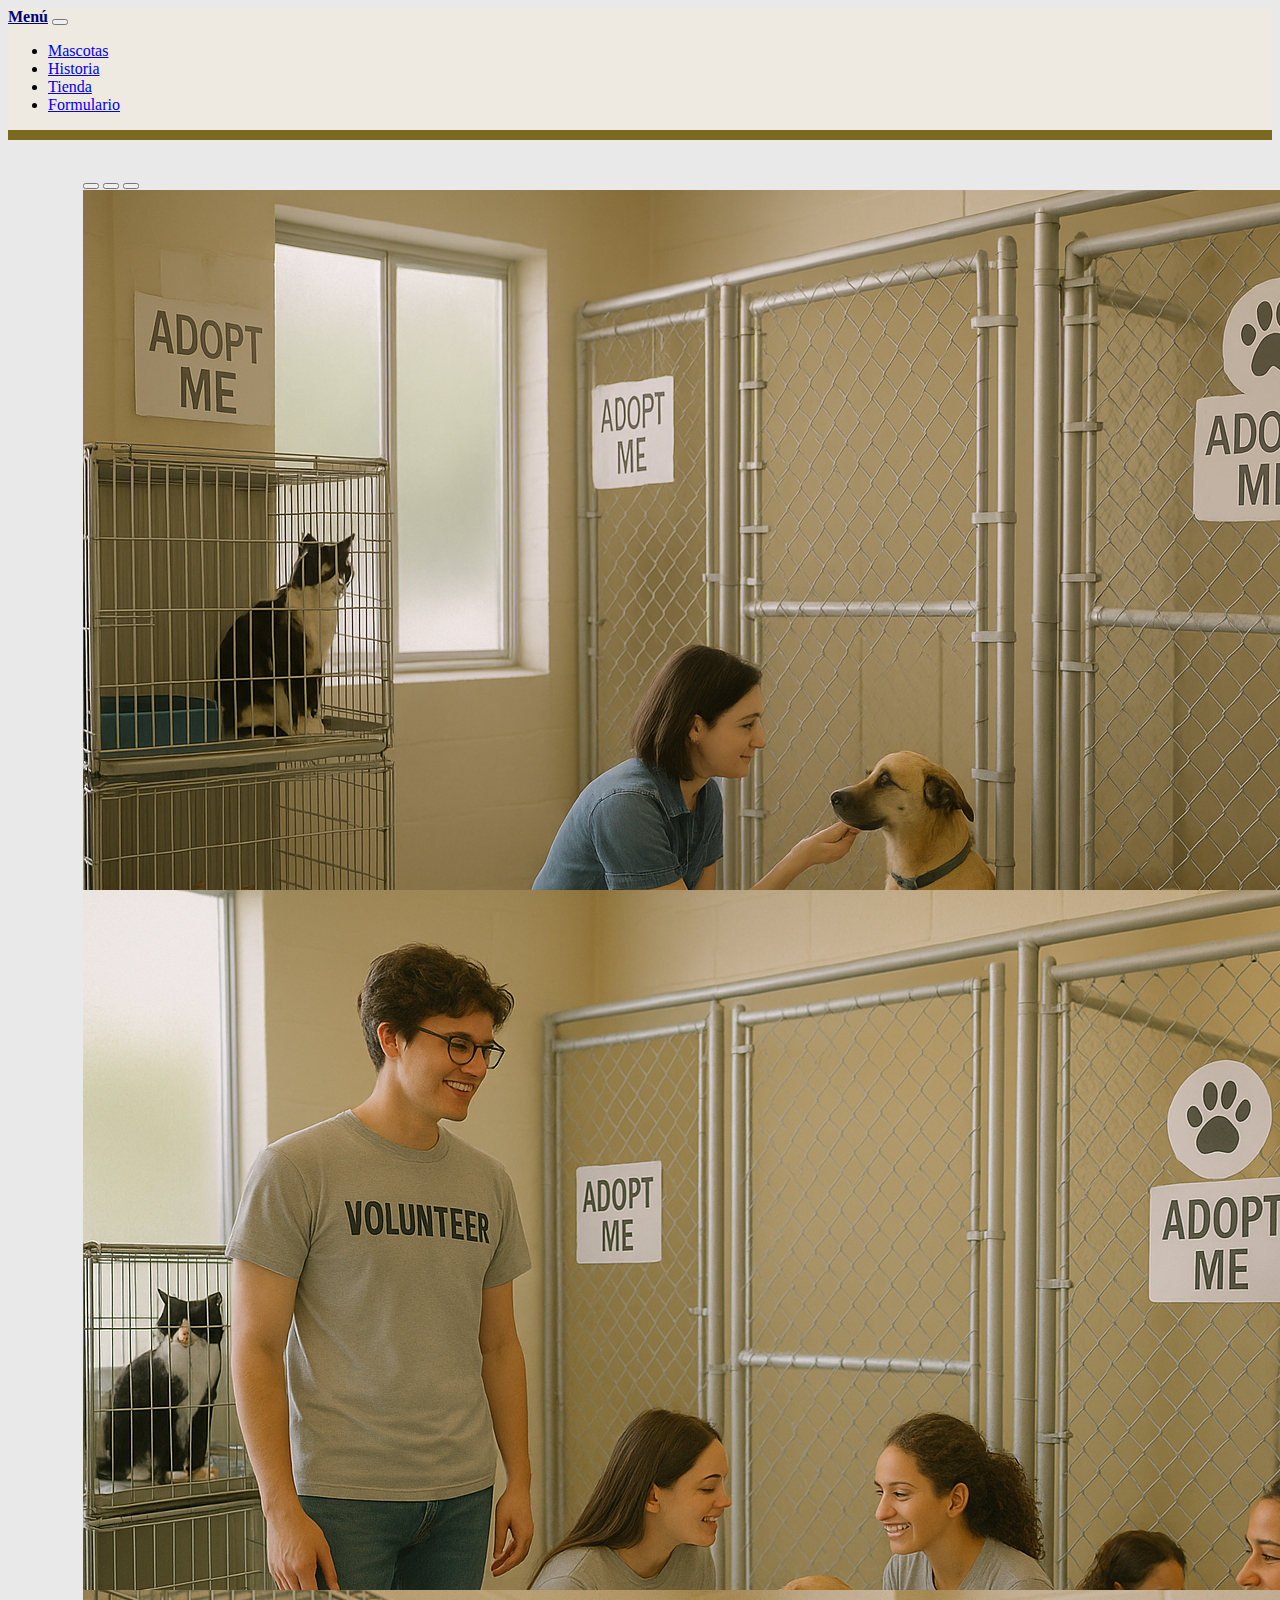
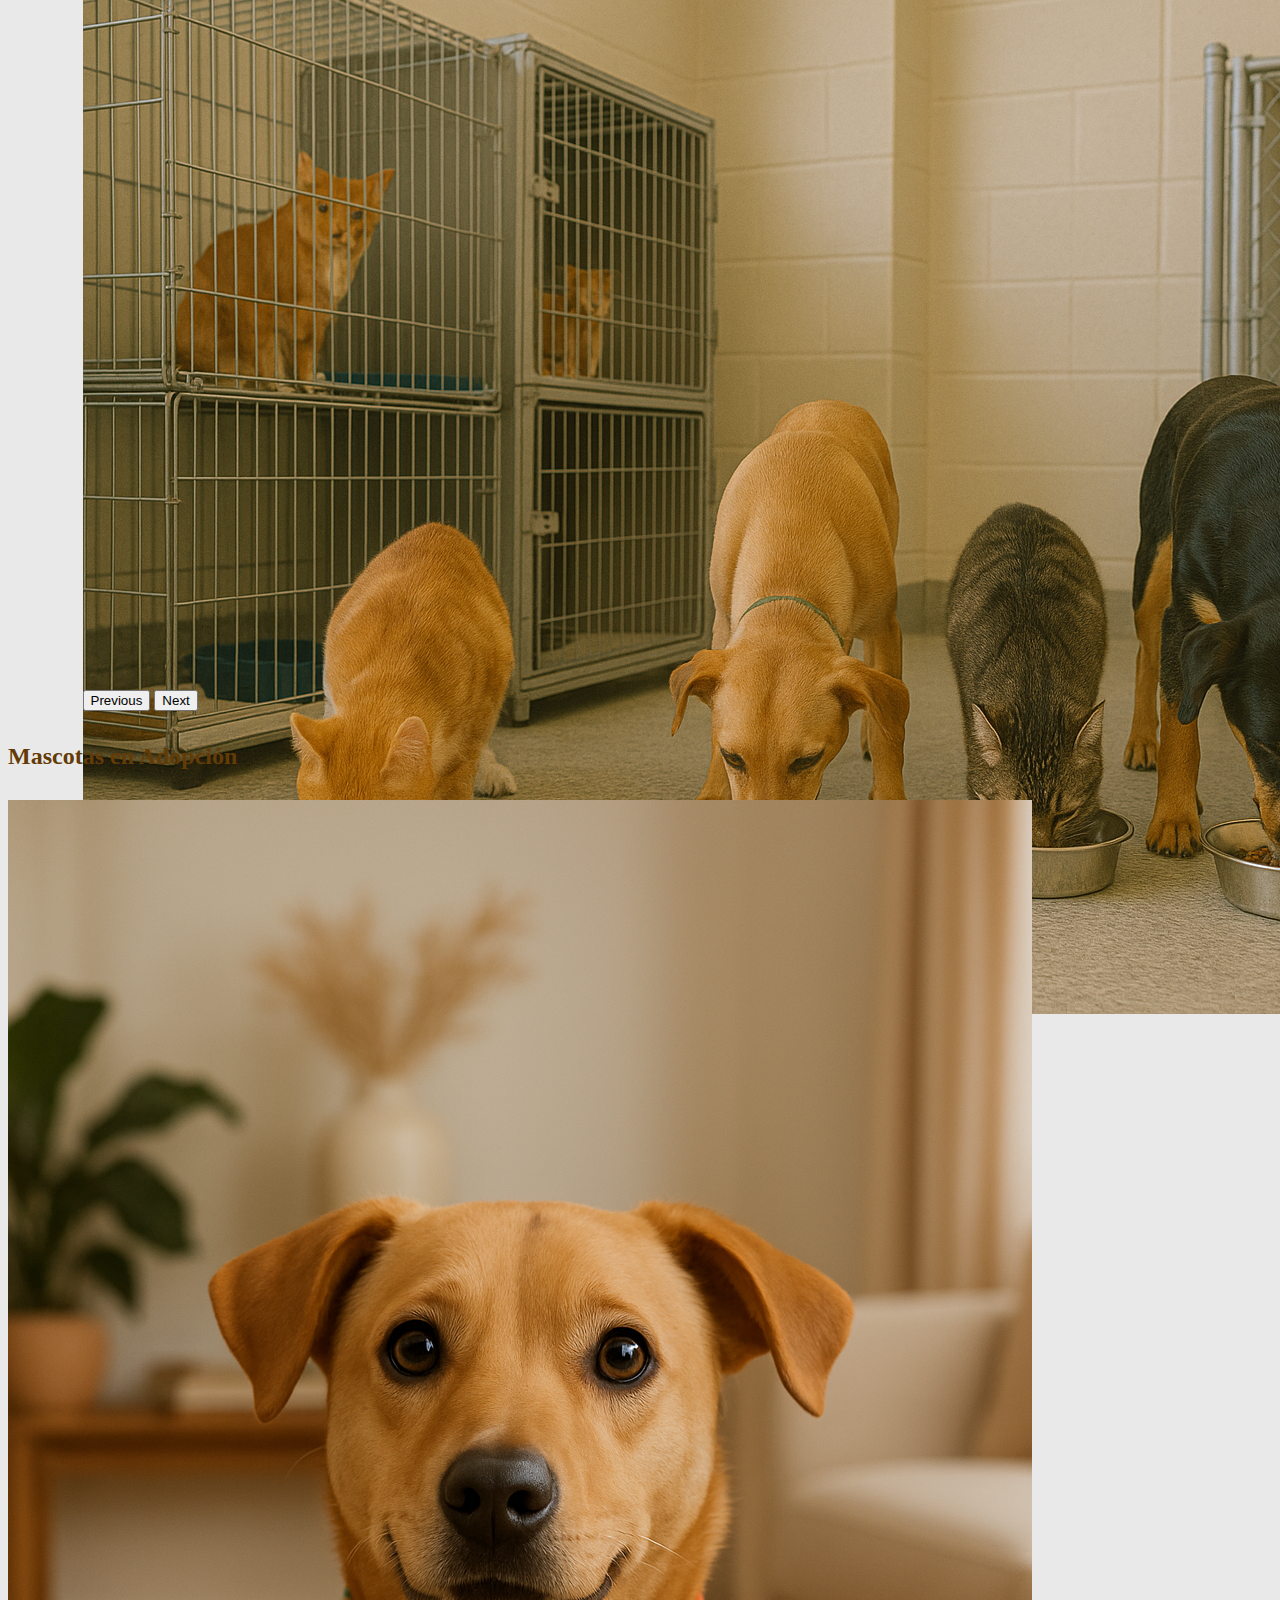
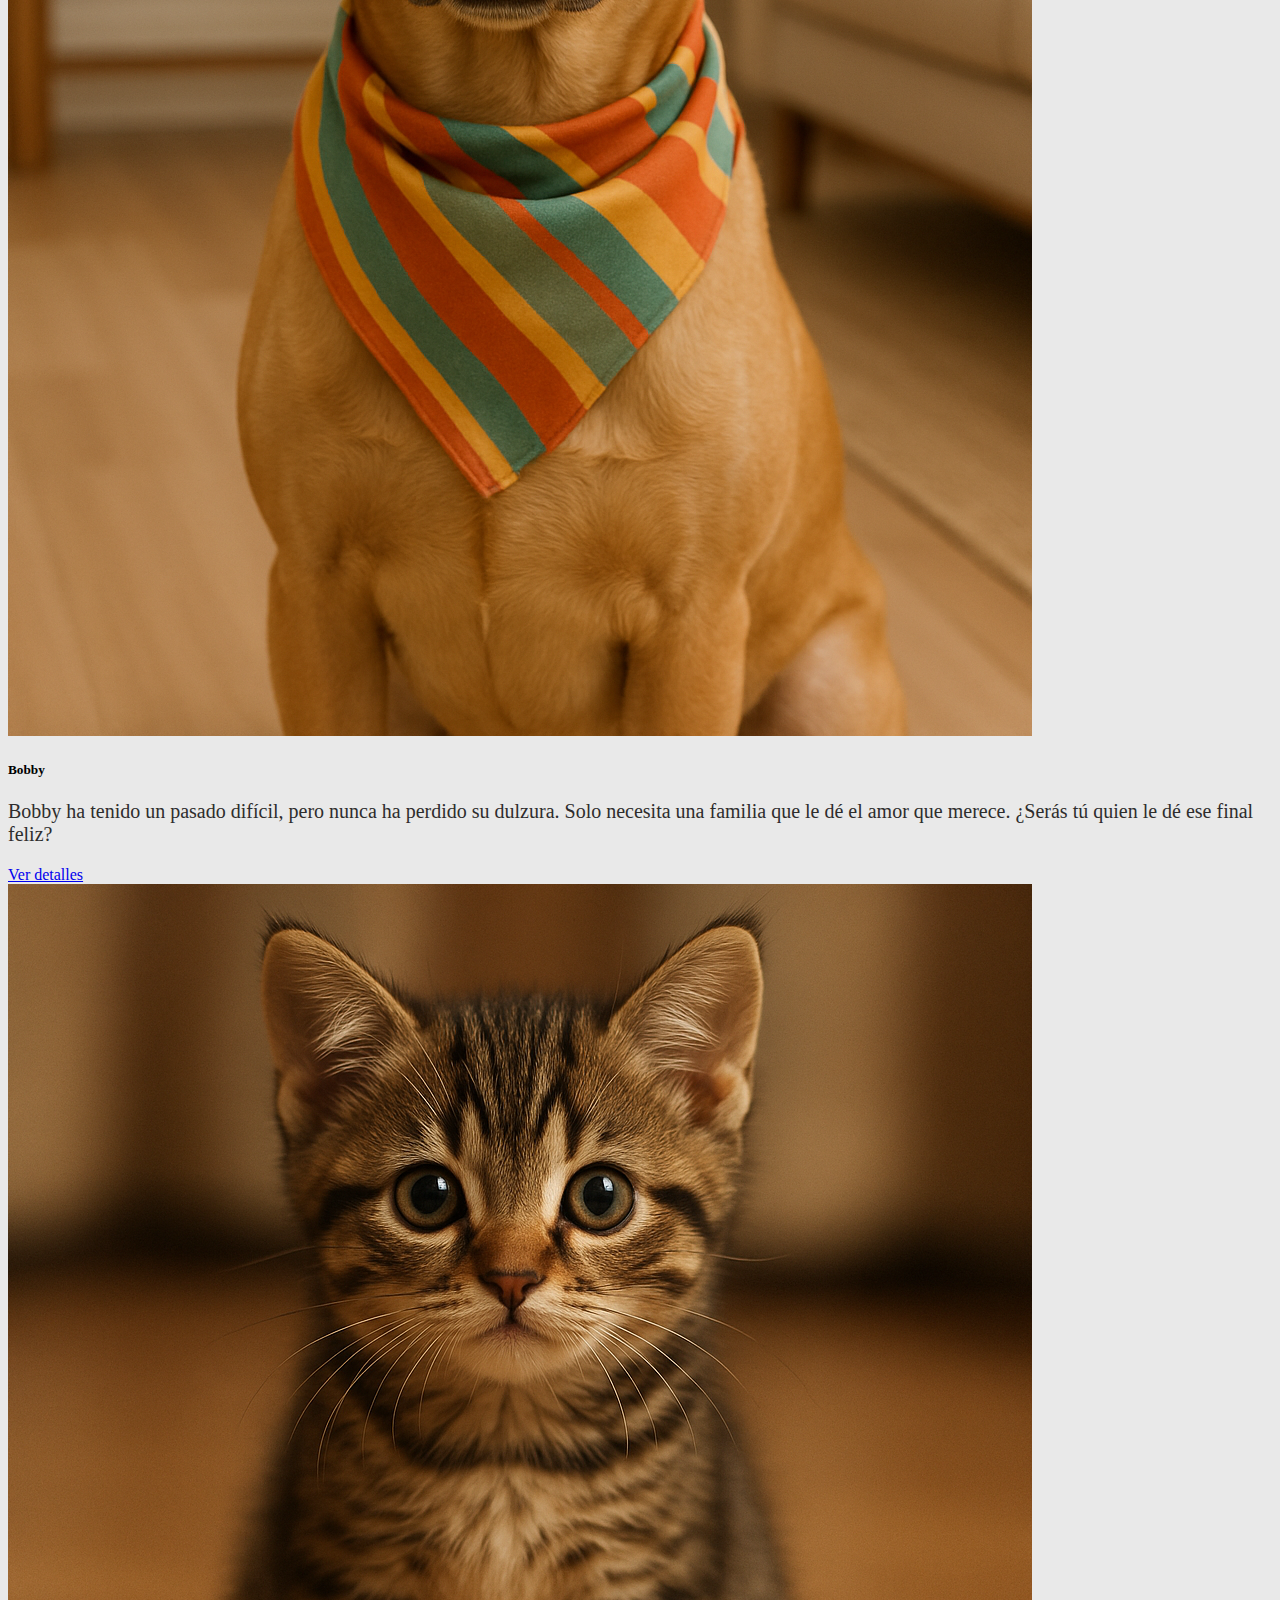
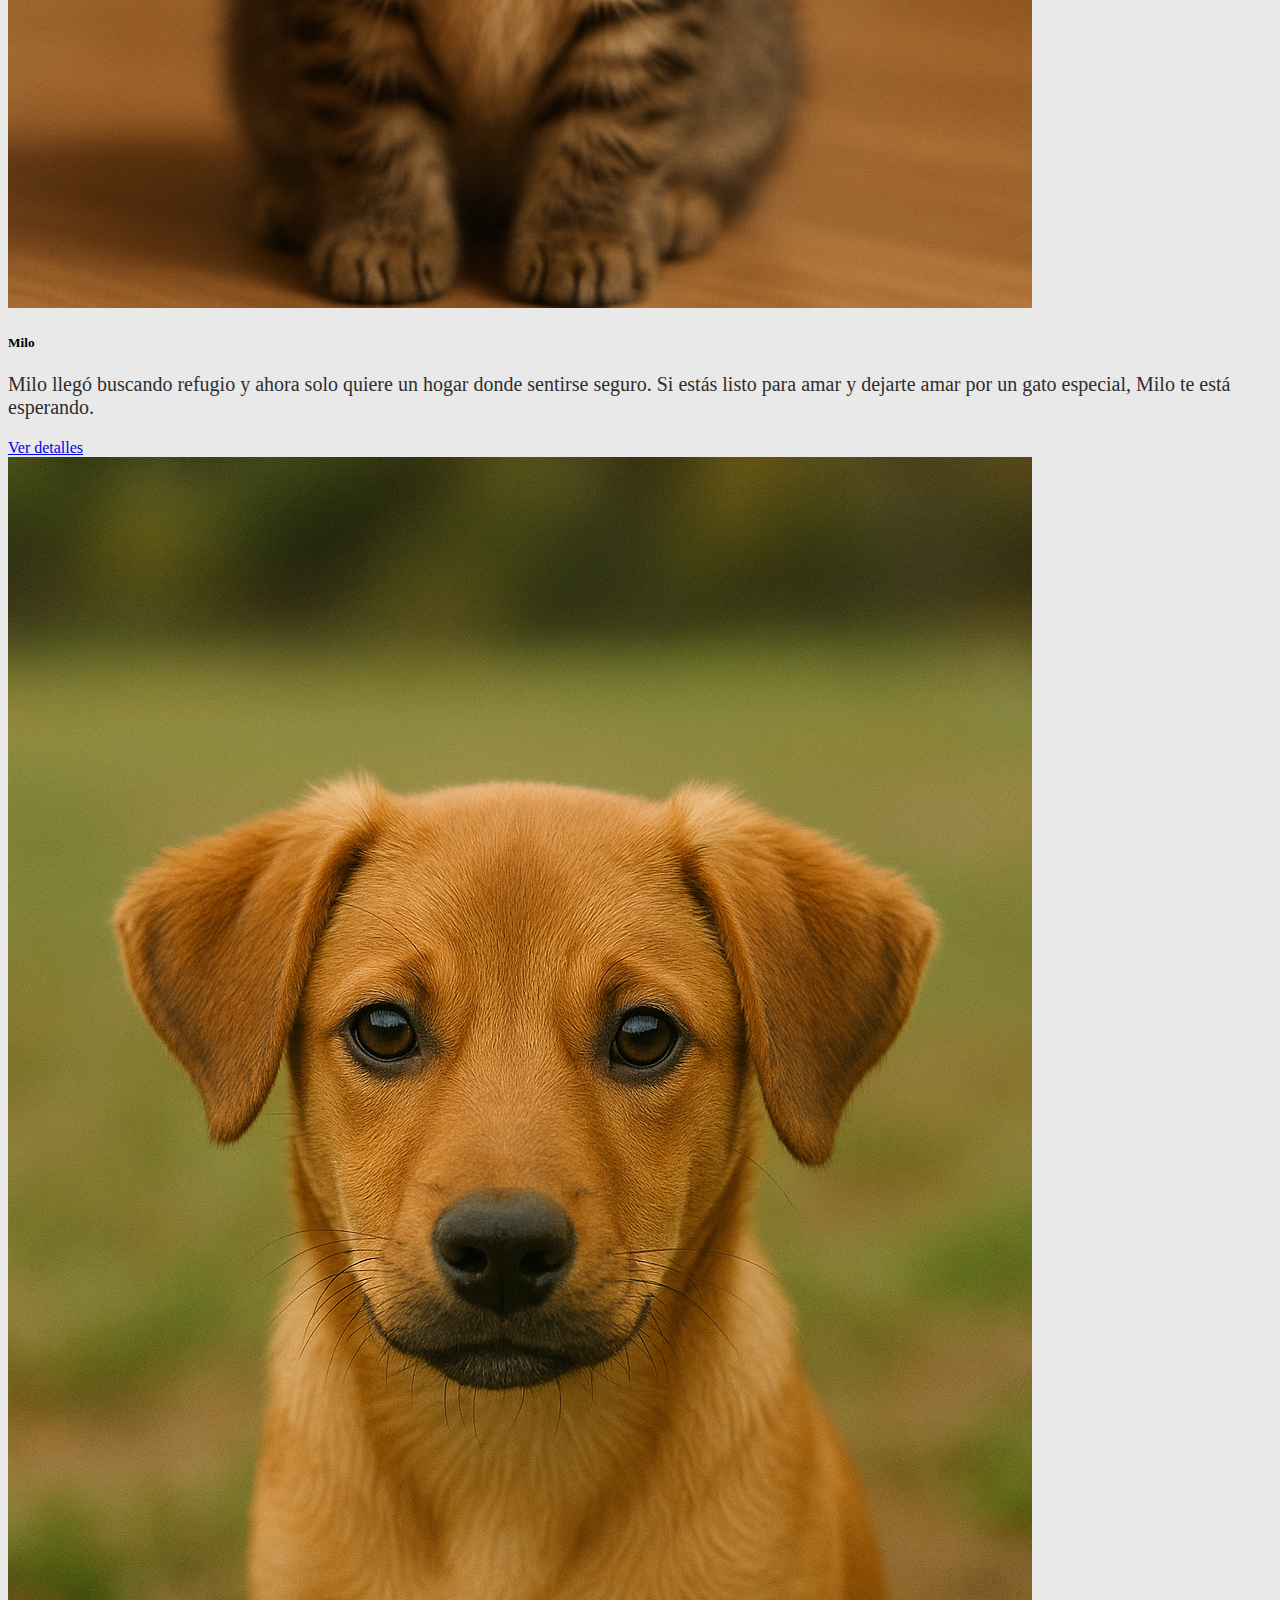
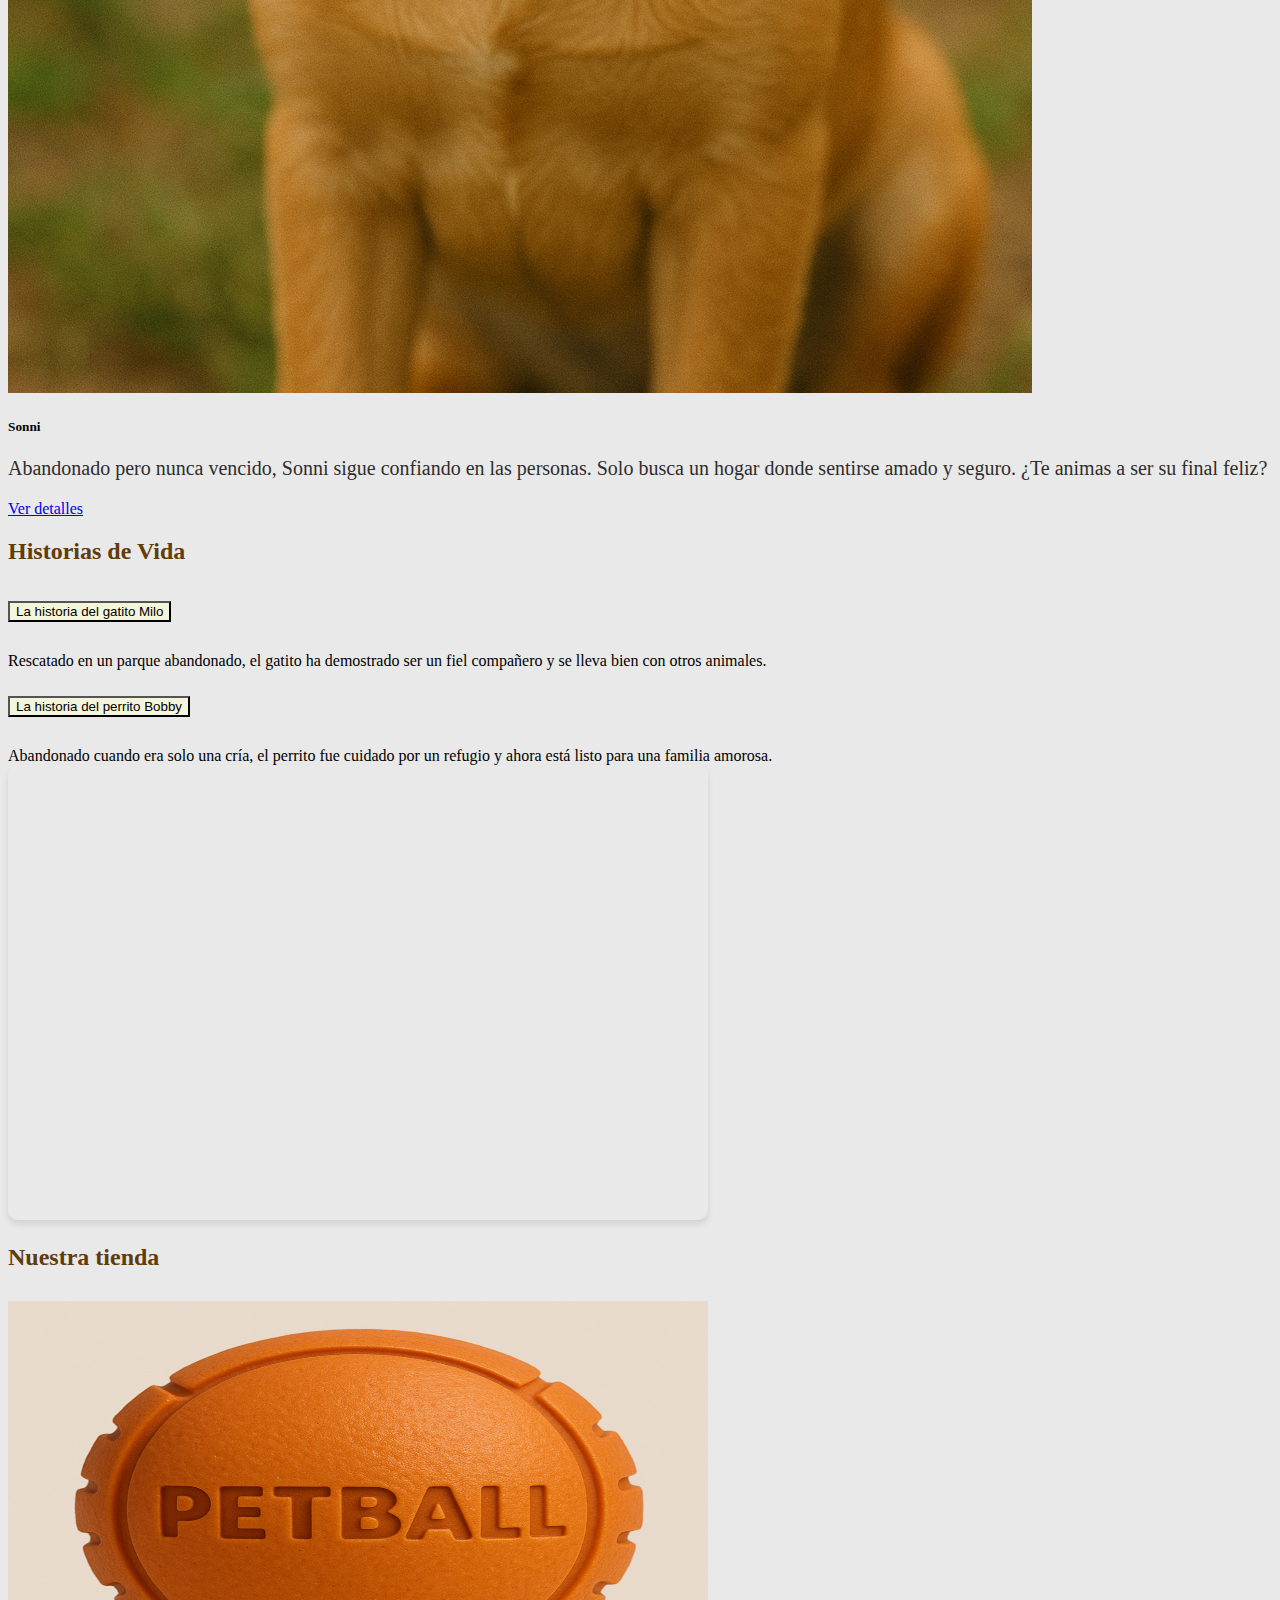
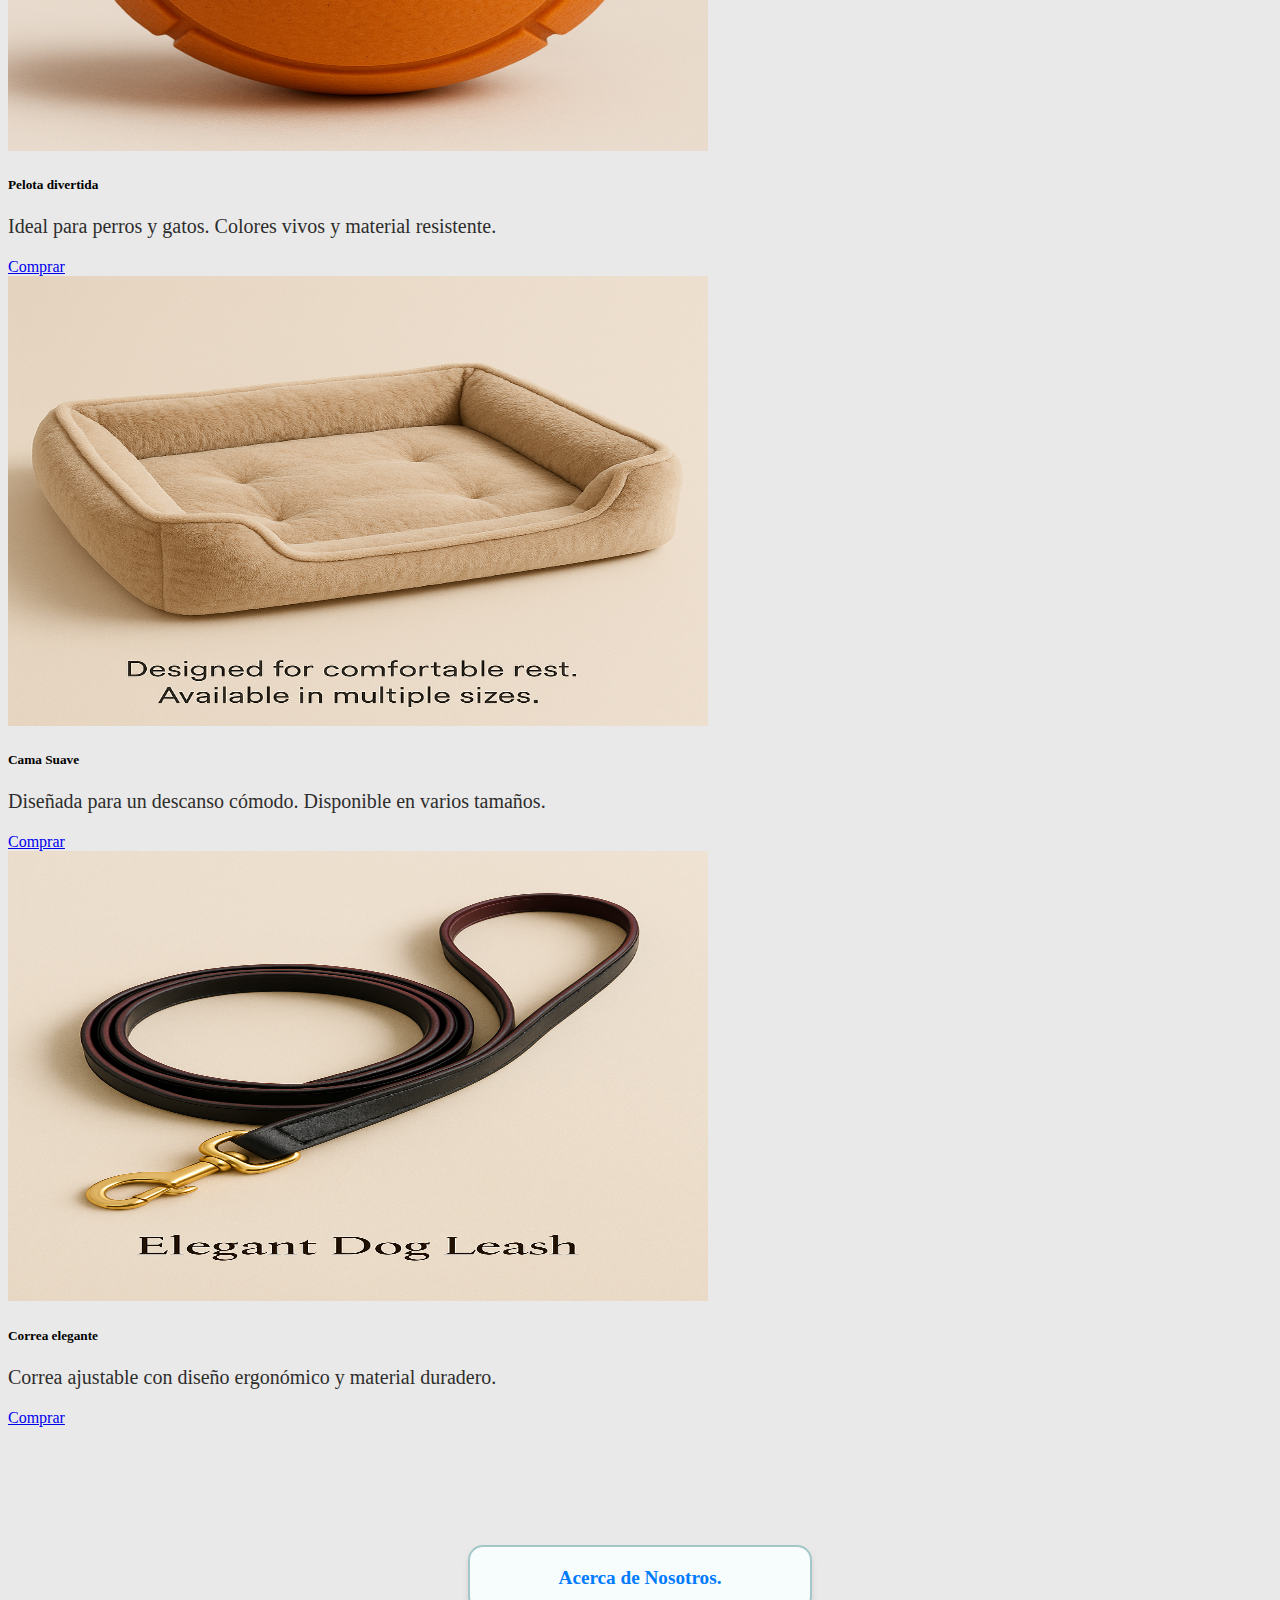
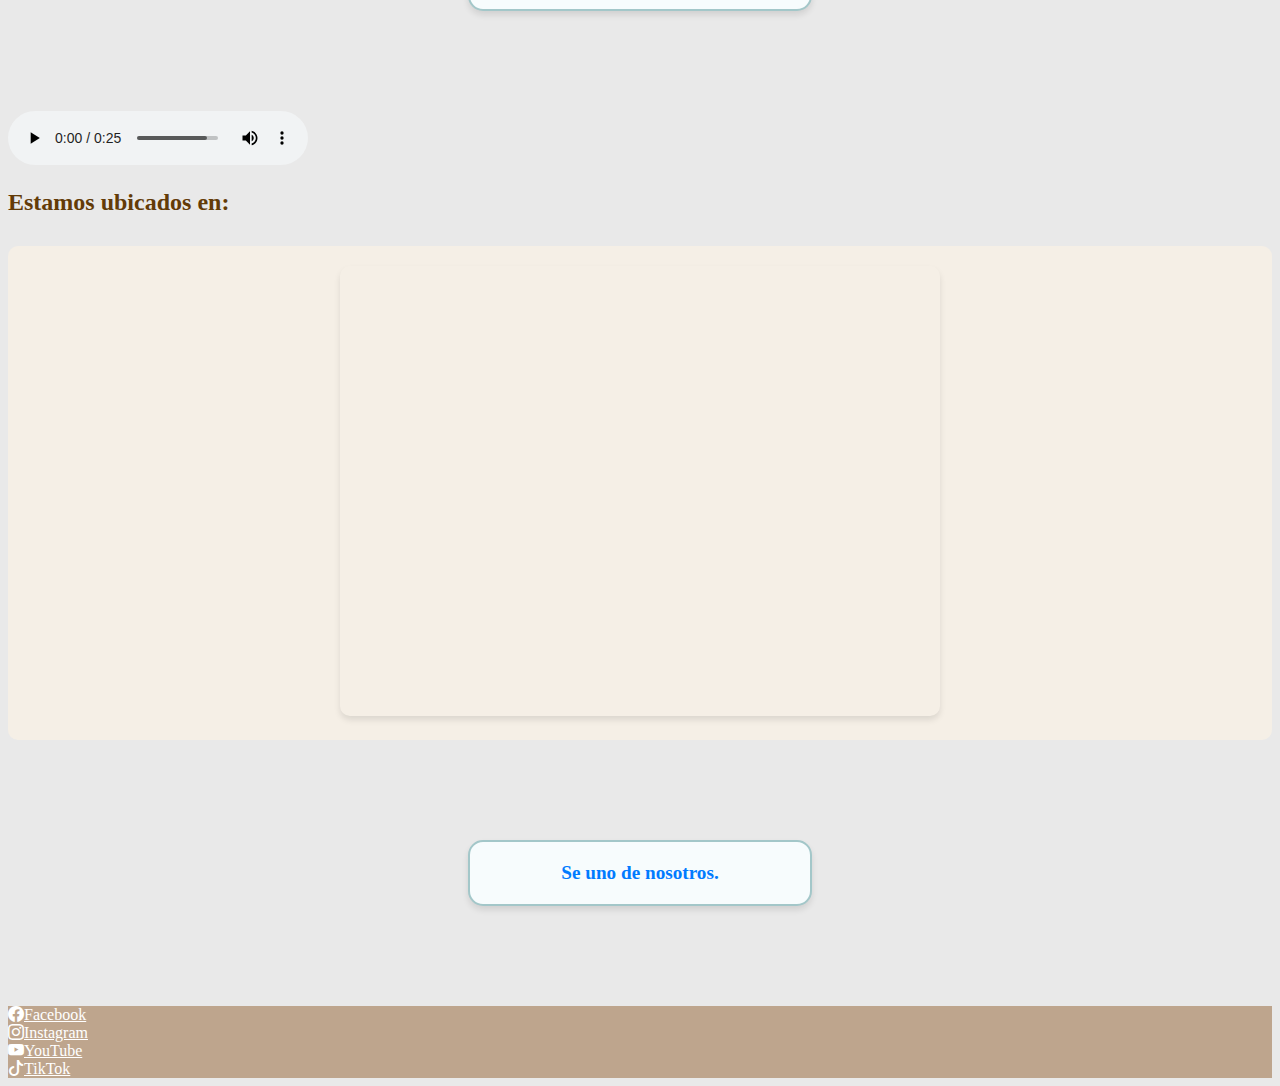
<file: index.html>
<!DOCTYPE html> <!--Define el tipo de documento como HTML5-->
<html lang="es"> <!--Indica el idioma principal del contenido, en este caso el español-->
<head>
    <meta charset="UTF-8"> <!--Establece la codificación de caracteres-->
    <meta name="viewport" content="width=device-width, initial-scale=1.0"> <!--Hace que la página sea responsive-->
    <title>Adopta con Amor</title> <!--Título que aparece en la pestaña del navegador-->

    <!--Carga CSS de Bootstrap y los iconos-->
    <link href="https://cdn.jsdelivr.net/npm/bootstrap@5.3.6/dist/css/bootstrap.min.css" rel="stylesheet" integrity="sha384-4Q6Gf2aSP4eDXB8Miphtr37CMZZQ5oXLH2yaXMJ2w8e2ZtHTl7GptT4jmndRuHDT" crossorigin="anonymous">
    <link rel="stylesheet" href="https://cdn.jsdelivr.net/npm/bootstrap-icons@1.13.1/font/bootstrap-icons.min.css">
    <!--Estilos internos personalizados-->
    <style>
      body{
        /*Estilo general del cuerpo*/
        background-color: rgb(233, 233, 233); /* Color de fondo beige claro*/
        font-family: 'Times New Roman', Times, serif; /*Borde inferior decorativo marrón*/
      }

      /*Estilo de la barra de navegación*/
      .navbar{
        background-color: rgb(238, 234, 226);
        border-bottom: 10px solid rgb(122, 105, 30);
      }

      .navbar-brand{
        font-weight: bold; /*Texto en negrita para la marca*/
        color: rgb(0, 0, 119); /*Color oscuro para destacar*/
      }

      /*Carrusel*/
      .carousel-inner img{
        object-fit: cover;   /* Para que la imagen cubra el área sin deformarse */
      }
      #carouselExampleIndicators {
        max-width: 1115px;  /* Limita el ancho */
        margin-left: auto; /* Centra horizontalmente */
        margin-right: auto;
        margin-top: 2rem;  /*Espacio arriba*/
        margin-bottom: 2rem; /*Espacio abajo*/
      }
      /* Estilo para el títulos h2 */
      h2{
        color: rgb(99, 59, 7); /*Color marrón oscuro*/
        margin-bottom: 30px; /*Espacio debajo para separar del contenido*/

      }

      /*Estilo de las tarjetas*/
      .card{
        border: none; /*Elimina bordes predeterminados para un diseño más limpio*/
      }

      .card:hover{
        transform: translateY(-15px); /*Efecto de levantamiento al pasar el mouse*/

      }

      .card-title{
        color: rgb(0, 0, 0); /*Texto negro para títulos*/
      }

      .card-text{
        color: rgb(46, 45, 45); /*Texto gris oscuro para buen constraste*/
        font-size: 20px; /*Texto legible y destacable*/
      }

      /*Estilo del botón del acordeón*/
      .accordion-button{
        background-color: beige; /*Color suave para los botones del acordeón*/
      }

      /*Contenedor del mapa con estilo decorativo*/
      .map-container {
            background-color: rgb(245, 239, 230); /* Fondo color crema */
            padding: 20px; /*Espacio interno*/
            border-radius: 10px; /* Bordes redondeados*/
            text-align: center; /*Centrar contenido*/
        }

        iframe {
            border: none; /*Sin border para el iframe del mapa*/
            border-radius: 10px;/*Bordes redondeados*/
            box-shadow: 0px 4px 6px rgba(0, 0, 0, 0.1);/*Sombra suave*/
        }

                /* Contenedor animado con enlace */
        .animated-container a {
            text-decoration: none;/*Sin subrayado en el enlace*/
            color: #007bff;/*Color azul Bootstrap*/
            font-weight: bold;
            font-size: 1.2rem;
            transition: color 0.3s ease;/*Transición suave al cambiar color*/
        }

        .animated-container a:hover {
            color: #0056b3; /*Cambio de color azul más oscuro al pasar el mouse*/
        }   
        
        .animated-container {
            background-color: #f7fcfd; /*Fondo blanco*/
            border: 2px solid #a3c7c9;/* Borde azul suave*/
            border-radius: 15px; /*Bordes redondeados*/
            padding: 20px;/*Espacio interno*/
            text-align: center;
            width: 300px;/*Ancho fijo*/
            margin: 100px auto; /*Centrado horizontal y margen vertical*/
            box-shadow: 0 4px 6px rgba(0, 0, 0, 0.1);/*Sombra suave*/
            transition: transform 0.3s ease, box-shadow 0.3s ease;/*Animacón para hover*/
        }

        .animated-container:hover {
            transform: scale(1.1);/*Escala al 110% al pasar el mouse*/
            box-shadow: 0 6px 10px rgba(0, 0, 0, 0.2);/*Sombra más marcada*/
        }

         /*Estilo del pie de página y redes sociales*/
      .nuestro-footer{
        background-color: rgb(190, 165, 141); /*Color marrón claro*/
        
      }

      .redes-sociales{
        color: white;
      }

      .redes-sociales.facebook:hover{
        color: #375596;
      }

      .redes-sociales.instagram:hover{
        color: #E1306C;
      }

      .redes-sociales.youtube:hover{
        color: red;
      }

      .redes-sociales.tiktok:hover{
        color: black;
      }
      
    </style>
  </head>
<body>
    <!--Menú de navegación superior-->
 <nav class="navbar navbar-expand-sm">
  <div class="container-fluid">
    <a class="navbar-brand" href="#">Menú</a> 
    <!--Botón para dispositivos móviles (Colapsa el menú)-->
    <button class="navbar-toggler" type="button" data-bs-toggle="collapse" data-bs-target="#navbarNav" aria-controls="navbarNav" aria-expanded="false" aria-label="Toggle navigation">
      <span class="navbar-toggler-icon"></span> <!--Icono hamburguesa que muestra/oculta menú en móviles-->
    </button>
    <!--Contenedor colapsable con los enlaces del menú-->
    <div class="collapse navbar-collapse" id="navbarNav">

      <ul class="navbar-nav ms-auto"> <!--ms-auto empuja el menú a la derecha-->
        <li class="nav-item">
          <a class="nav-link active" aria-current="page" href="#Mascotas">Mascotas</a> 
          <!--Enlace al ancla #Mascota, indica que esta es la página activa-->
        </li>
        <li class="nav-item">
          <a class="nav-link" href="#Historia">Historia</a>
          <!--Enlace al ancla #Historia-->
        </li>
        <li class="nav-item">
          <a class="nav-link" href="#Tienda">Tienda</a>
          <!--Enlace al ancla #Tienda-->
        </li>
        <li class="nav-item">
          <a class="nav-link" href="Formulario.php">Formulario</a>
          <!--Enlace a otra página llamada Formulario.php-->
        </li>
      </ul>

    </div>
  </div>
 </nav>


  <!--Carrusel de imágenes con indicadores y controles-->
  <div id="carouselExampleIndicators" class="carousel slide">
      <div class="carousel-indicators">
        <!--Botones para seleccionar cada slide-->
        <button type="button" data-bs-target="#carouselExampleIndicators" data-bs-slide-to="0" class="active" aria-current="true" aria-label="Slide 1"></button>
        <button type="button" data-bs-target="#carouselExampleIndicators" data-bs-slide-to="1" aria-label="Slide 2"></button>
        <button type="button" data-bs-target="#carouselExampleIndicators" data-bs-slide-to="2" aria-label="Slide 3"></button>
      </div>
      <!--Imágenes del carrusel-->
      <div class="carousel-inner">
        <div class="carousel-item active" style="max-height: 700px;">
          <img src="IMAGENES/Adoptme.png" class="d-block w-100" alt="...">
        </div>
        <div class="carousel-item" style="max-height: 700px;">
          <img src="IMAGENES/Voluntarios.png" class="d-block w-100" alt="...">
        </div>
        <div class="carousel-item" style="max-height: 700px;">
          <img src="IMAGENES/Eat.png" class="d-block w-100" alt="...">
        </div>
      </div>
      <!--Botones de navegación-->
      <button class="carousel-control-prev" type="button" data-bs-target="#carouselExampleIndicators" data-bs-slide="prev">
        <span class="carousel-control-prev-icon" aria-hidden="true"></span><!--Icono flecha izquierda-->
        <span class="visually-hidden">Previous</span> <!--Texto accesible para lectores de pantalla-->
      </button>
      <button class="carousel-control-next" type="button" data-bs-target="#carouselExampleIndicators" data-bs-slide="next">
        <span class="carousel-control-next-icon" aria-hidden="true"></span> <!--Icono flecha derecha-->
        <span class="visually-hidden">Next</span> <!--Texto accesible para lectores de pantalla-->
      </button>
    </div>

    <!--Sección de mascotas con tarjetas -->

    <section class="container mt-5 d-none d-md-block" id="Mascotas"> 
      <h2 class="text-center">Mascotas en Adopción</h2>
      <div class="row">
        <!--Tarjeta Bobby-->
          <div class="col-md-4">
              <div class="card">
                  <img src="IMAGENES/Bobby.png" class="card-img-top rounded" alt="...">
                  <div class="card-body">
                    <h5 class="card-title">Bobby</h5>
                    <p class="card-text">Bobby ha tenido un pasado difícil, pero nunca ha perdido su dulzura. Solo necesita una familia que le dé el amor que merece. ¿Serás tú quien le dé ese final feliz?</p>
                  <a href="detalle-bobby.html" class="btn btn-primary">Ver detalles</a>
                  </div>
                </div>
          </div>
          <!--Tarjeta Milo-->
          <div class="col-md-4">
              <div class="card">
                  <img src="IMAGENES/Milo.png" class="card-img-top rounded" alt="...">
                  <div class="card-body">
                    <h5 class="card-title">Milo</h5>
                    <p class="card-text">Milo llegó buscando refugio y ahora solo quiere un hogar donde sentirse seguro. Si estás listo para amar y dejarte amar por un gato especial, Milo te está esperando.</p>
                    <a href="detalle-milo.html" class="btn btn-primary">Ver detalles</a>
                  </div>
                </div>
                <!--Tarjeta Sonni-->
          </div><div class="col-md-4">
              <div class="card">
                  <img src="IMAGENES/Sonni.png" class="card-img-top rounded" alt="...">
                  <div class="card-body">
                    <h5 class="card-title">Sonni</h5>
                    <p class="card-text">Abandonado pero nunca vencido, Sonni sigue confiando en las personas. Solo busca un hogar donde sentirse amado y seguro. ¿Te animas a ser su final feliz?</p>
                    <a href="detalle-soni.html" class="btn btn-primary">Ver detalles</a>
                  </div>
                </div>
          </div>
      </div>
    </section>
    <!--Sección de historias-->
    <section class="container mt-5" id="Historia">
        <h2 class="text-center mb-4">Historias de Vida</h2>
        <!-- Componente acordeón de Bootstrap -->
        <div class="accordion" id="accordionExample">
            <!-- Historia del gatito Milo-->
            <div class="accordion-item">
                <h2 class="accordion-header">
                    <button class="accordion-button" type="button" data-bs-toggle="collapse" data-bs-target="#historia1">
                        La historia del gatito Milo
                    </button>
                </h2>
                <div id="historia1" class="accordion-collapse collapse show" data-bs-parent="#accordionExample">
                    <div class="accordion-body">
                        Rescatado en un parque abandonado, el gatito ha demostrado ser un fiel compañero y se lleva bien con otros animales.
                    </div>
                </div>
            </div>

            <!-- Historia del perrito Bobby -->
            <div class="accordion-item">
                <h2 class="accordion-header">
                    <button class="accordion-button collapsed" type="button" data-bs-toggle="collapse" data-bs-target="#historia2">
                        La historia del perrito Bobby
                    </button>
                </h2>
                <div id="historia2" class="accordion-collapse collapse" data-bs-parent="#accordionExample">
                    <div class="accordion-body">
                        Abandonado cuando era solo una cría, el perrito fue cuidado por un refugio y ahora está listo para una familia amorosa.
                    </div>
                </div>
            </div>
        </div>
    </section>

    <!--Video de YouTube-->
    <div class="container my-4 text-center">
    <iframe width="700" height="455" src="https://www.youtube.com/embed/X7N_Ow8RP18?si=mWolionCJyzNqQiQ" title="YouTube video player" frameborder="0" allow="accelerometer; autoplay; clipboard-write; encrypted-media; gyroscope; picture-in-picture; web-share" referrerpolicy="strict-origin-when-cross-origin" allowfullscreen></iframe>
    </div>

    <!--Sección tienda-->
    <section class="container mt-5 d-none d-md-block" id="Tienda"> 
      <h2 class="text-center">Nuestra tienda</h2>
      <div class="row">
        <!--Producto: Pelota-->
          <div class="col-md-4">
              <div class="card">
                  <img src="IMAGENES/Petball.png" class="card-img-top rounded" alt="Pelota divertida"  width="700px" height="450px">
                  <div class="card-body">
                    <h5 class="card-title">Pelota divertida</h5>
                    <p class="card-text">Ideal para perros y gatos. Colores vivos y material resistente.</p>
                    <a href="#" class="btn btn-primary">Comprar</a>
                  </div>
                </div>
          </div>
          <!--Producto2: Cama-->
          <div class="col-md-4">
              <div class="card">
                  <img src="IMAGENES/Cama.png" class="card-img-top rounded" alt="Cama Suave" width="700px" height="450px">
                  <div class="card-body">
                    <h5 class="card-title">Cama Suave</h5>
                    <p class="card-text">Diseñada para un descanso cómodo. Disponible en varios tamaños.</p>
                    <a href="#" class="btn btn-primary">Comprar</a>
                  </div>
                </div>
                <!--Producto 3: Correa-->
          </div>
          <div class="col-md-4">
              <div class="card">
                  <img src="IMAGENES/Correa.png" class="card-img-top rounded" alt="..."  width="700px" height="450px">
                  <div class="card-body">
                    <h5 class="card-title">Correa elegante</h5>
                    <p class="card-text">Correa ajustable con diseño ergonómico y material duradero.</p>
                    <a href="#" class="btn btn-primary">Comprar</a>
                  </div>
                </div>
          </div>
      </div>
    </section>

<br>

<!--Enlace a "Acerca de Nosotros"-->
<div class="animated-container">
        <a href="Acerca de nosotros.html"><strong>Acerca de Nosotros.</strong></a>
    </div>

    <!--Reproductor de audio-->
    <div class="container my-4 text-center">
      <audio controls>
        <source src="AUDIO/Acerca_de_Nosotros.mp3" type="audio/mpeg">
        Tu navegador no es compatible con el audio de HTML 5
      </audio>
    </div>

    <!--Mapa de ubicación-->
    <section class="container mt-5" id="Encuentranos">
        <h2 class="text-center">Estamos ubicados en:</h2>
        <div class="map-container">
            <iframe 
                src="https://www.google.com/maps/embed?pb=!1m18!1m12!1m3!1d3879.8651311374924!2d-88.186717225923!3d13.482407103475621!2m3!1f0!2f0!3f0!3m2!1i1024!2i768!4f13.1!3m3!1m2!1s0x8f7b2b003abe6ad7%3A0x86496d34f4aedf45!2sOportunidades-Fundaci%C3%B3n%20Gloria%20de%20Kriete!5e0!3m2!1ses!2ssv!4v1749434927937!5m2!1ses!2ssv" 
                width="600" 
                height="450" 
                loading="lazy" 
                referrerpolicy="no-referrer-when-downgrade">
            </iframe>
        </div>
    </section>

    <!--Enlace a formulario-->
    <div class="animated-container">
        <a href="Formulario.html"><strong>Se uno de nosotros.</strong></a>
    </div>

    <!--Pie de Página con enlace a redes sociales-->
    <footer class="container-fluid nuestro-footer p-5 text-center">
      <div class="row">
        <div class="col"> <a href="https://www.facebook.com/" class="text-decoration redes-sociales facebook"><i class="bi bi-facebook"></i>Facebook</a></div>
        <div class="col"> <a href="https://www.instagram.com/" class="text-decoration redes-sociales instagram"><i class="bi bi-instagram"></i>Instagram</a></div>
        <div class="col"> <a href="https://www.youtube.com/" class="text-decoration redes-sociales youtube"><i class="bi bi-youtube"></i>YouTube</a></div>
        <div class="col"> <a href="https://www.tiktok.com/en/" class="text-decoration redes-sociales tiktok"><i class="bi bi-tiktok"></i>TikTok</a></div>
      </div>
        
    </footer>

    <!-- Bootstrap 5 JS (CDN) para funcionalidad dinámica -->
 <script src="https://cdn.jsdelivr.net/npm/bootstrap@5.3.2/dist/js/bootstrap.bundle.min.js" integrity="sha384-C6RzsynM9kWDrMNeT87bh95OGNyZPhcTNXj1NW7RuBCsyN/o0jlpcV8Qyq46cDfL" crossorigin="anonymous"></script>
</body>
</html>
</file>
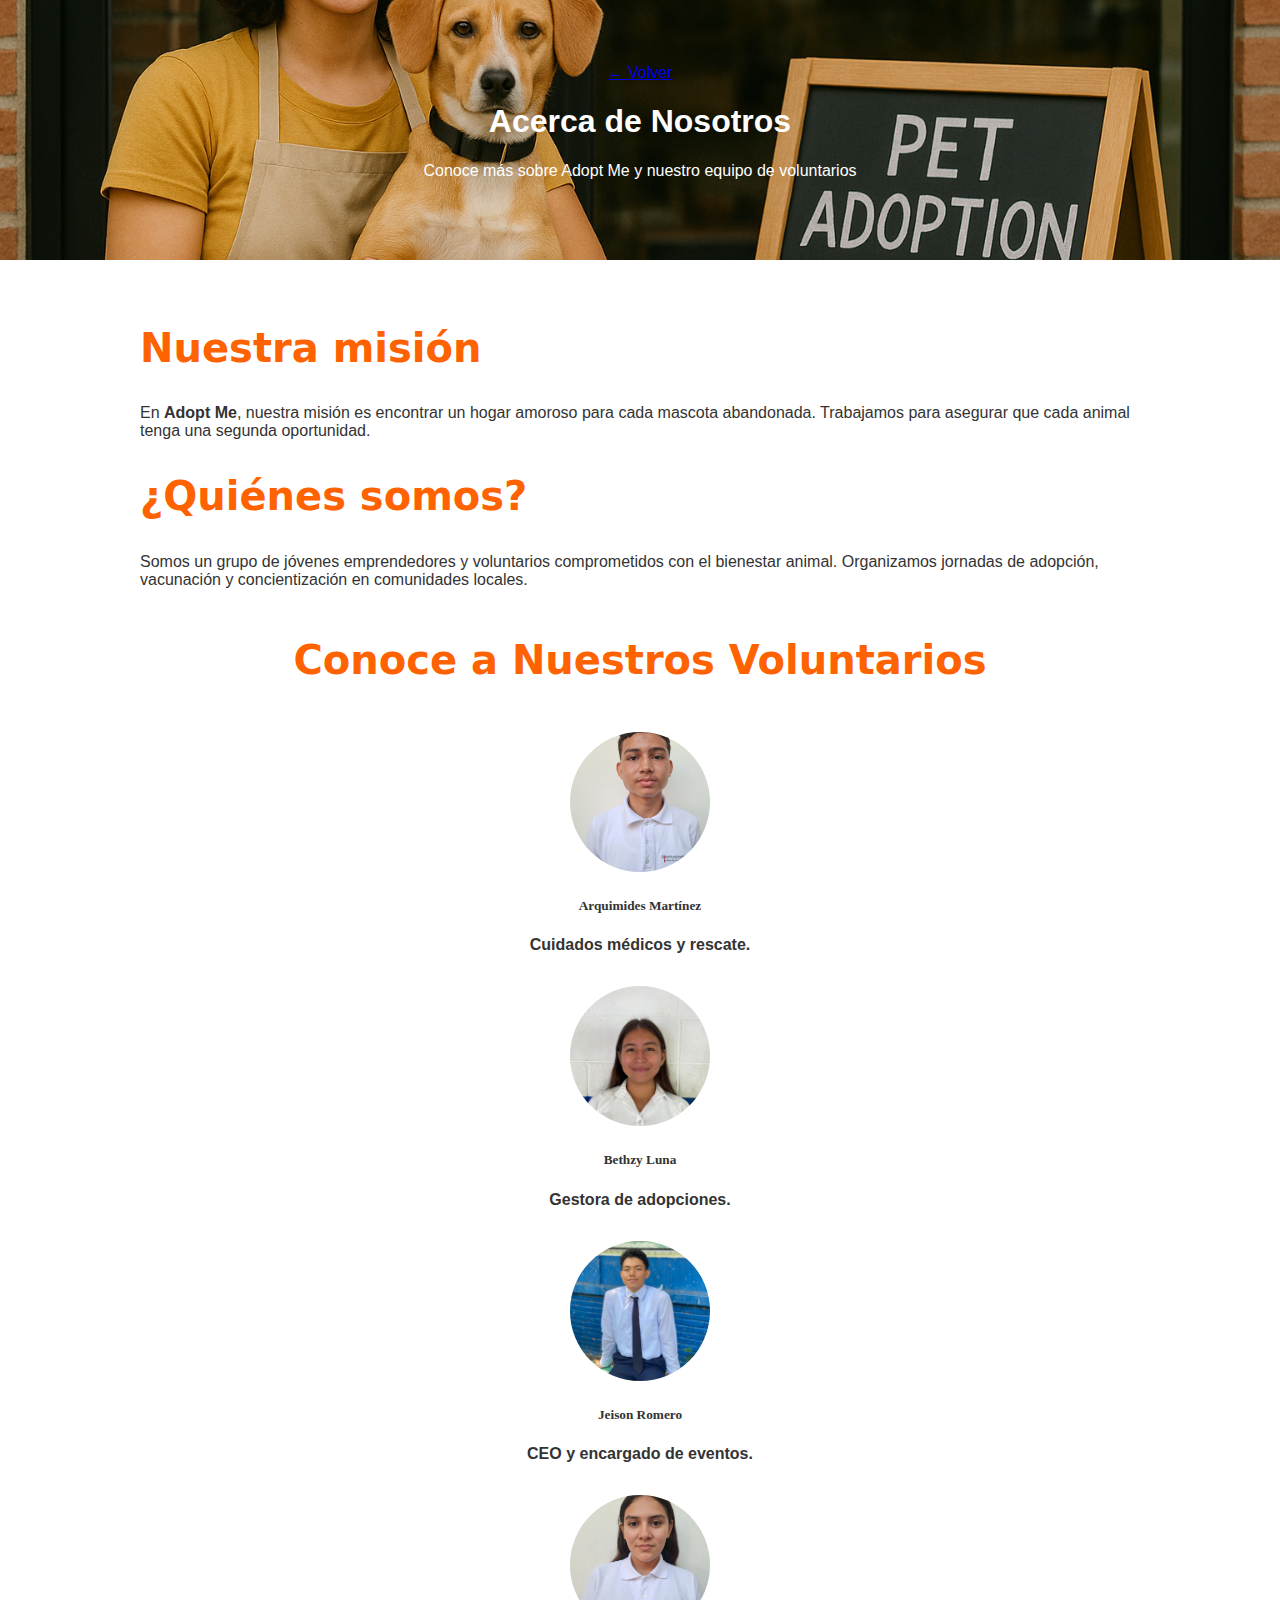
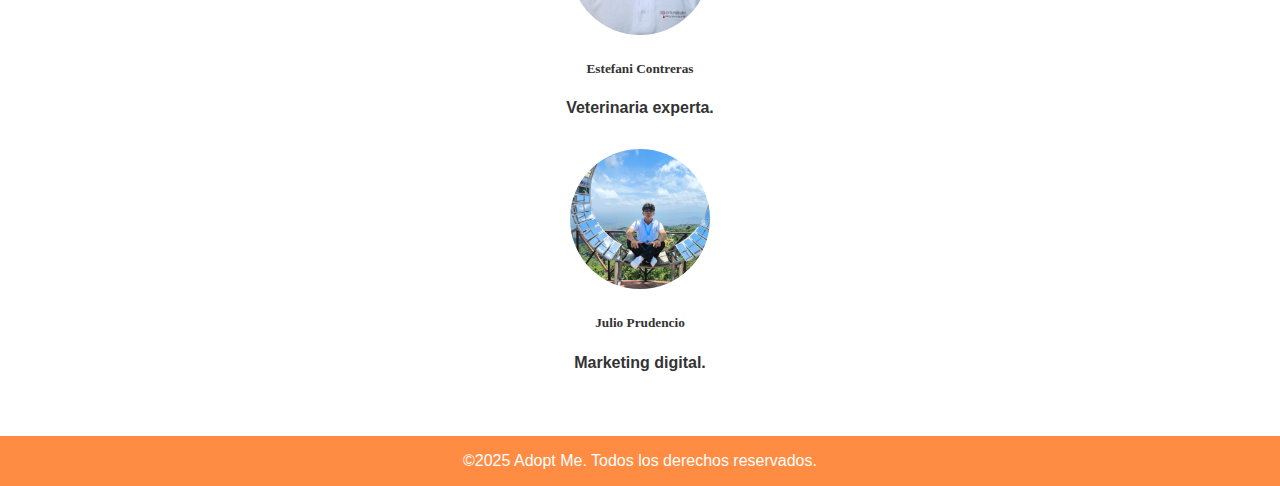
<file: Acerca de nosotros.html>
<!DOCTYPE html>
<html lang="es"> <!--Define el tipo de documento y el idioma del contenido como español-->
<head>
    <!--Configuración de codifición de caracteres-->
    <meta charset="UTF-8">

    <!--Configuaración para que sea responsive en dispositivos móviles-->
    <meta name="viewport" content="width=device-width, initial-scale=1.0">
    <!--Título que aparece en la pestaña del navegador-->
    <title>Acerca de nosotros - Adopt Me </title>

    <!--Importación de Bootstrap desde CDN para estilos predefinidos-->
    <link href="https://cdn.jsdelivr.net/npm/bootstrap@5.3.6/dist/css/bootstrap.min.css" rel="stylesheet" integrity="sha384-4Q6Gf2aSP4eDXB8Miphtr37CMZZQ5oXLH2yaXMJ2w8e2ZtHTl7GptT4jmndRuHDT" crossorigin="anonymous">

    <!--Estilo CSS internos-->
    <style>
        /*Estilo general del cuerpo*/
        body{
            font-family: Arial, Helvetica, sans-serif;
            margin: 0;
            background-color: #ffffff;
            color: #333;
        }

        /*Encabezado con imagen de fondo*/
        header{
            background-image: url(IMAGENES/Acerca\ de\ Nosotros.png);
            background-size: cover;
            background-position: center;
            color: white;
            padding: 4em 1.5em;
            text-align: center;
            position: relative;
        }

        /*Contenedor principal del contenido*/
        main{
            padding: 2em;
            max-width: 1000px;
            margin: auto;
        }

        /*Estilo de los subtítulos principales*/
        h2{
            font-family: system-ui, -apple-system, BlinkMacSystemFont, 'Segoe UI', Roboto, Oxygen, Ubuntu, Cantarell, 'Open Sans', 'Helvetica Neue', sans-serif;
            font-size: 40px;
            color: #ff6200; /*Color naranja llamativo*/
            
        }

        /*Estilo de nombres de voluntarios*/
        h5{
            font-family: 'Times New Roman', Times, serif;
        }

        /*Separación entre secciones*/
        section{
            margin-bottom: 2em;
        }

        /*Sección especial para voluntarios*/
        .volunteers-section{
            margin-top: 3em;
            text-align: center;
        }

        /*Tarjetas personalizadas para cada voluntario*/
        .card-volunteer {
            transition: transform 0.3s ease; box-shadow: 0.3s;
            border: none;
            background-color: white;
        }

        /*Imagen de voluntario en forma circular*/
        .card-volunteer img{
            width: 140px;
            height: 140px;
            object-fit: cover;
            border-radius: 50%;
            margin: 0 auto;
            margin-top: 1rem;
        }

        /* Cuerpo centrado de cada tarjeta*/
        .card-volunteer .card-body{
            text-align: center;
        }

        /*Pie de página con coloe sólido*/
        footer{
            text-align: center;
            padding: 1em;
            background-color: #ff8c42;
            color: white;
        }
    </style>
</head>
<body>
    <!--Encabezado con título y descripción-->
    <header>
        <div class="container mt-5">
            <!--Botón par volver a la página principal-->
            <a href="index.html" class="btn btn-secondary mb-4">← Volver</a>
        </div>
        <h1>Acerca de Nosotros</h1>
        <p>Conoce más sobre Adopt Me y nuestro equipo de voluntarios</p>
    </header>

    <!--Contenido principal-->
    <main>
        <!--Sección de la misión-->
        <section>
            <h2>Nuestra misión</h2>
            <p>
                En <strong>Adopt Me</strong>, nuestra misión es encontrar un hogar amoroso para cada mascota abandonada. Trabajamos para asegurar que cada animal tenga una segunda oportunidad.
            </p>
        </section>

        <!--Sección sobre quiénes son-->
        <section>
            <h2>¿Quiénes somos?</h2>
            <p>Somos un grupo de jóvenes emprendedores y voluntarios comprometidos con el bienestar animal. Organizamos jornadas de adopción, vacunación y concientización en comunidades locales.</p>
        </section>

        <!--Sección de voluntarios-->
        <section>
        <section class="volunteers-section">
            <h2>Conoce a Nuestros Voluntarios</h2>
            <div class="row justify-content-center text-center mt-4">
                <!--Tarjeta de voluntario 1-->
              <div class="col-12 col-sm-6 col-md-4 col-lg-2 mb-4">
                <div class="card card-volunteer">
                    <img src="IMAGENES/imagen de arquimides.jpg" alt="Voluntario 1-Arquimides">
                    <div class="card-body">
                        <h5 class="card title"> Arquimides Martínez </h5>
                        <p><strong>Cuidados médicos y rescate.</strong></p>
                    </div>
                </div>
              </div>

              <!--Tarjeta de voluntario 2-->
              <div class="col-12 col-sm-6 col-md-4 col-lg-2 mb-4">
                <div class="card card-volunteer">
                    <img src="IMAGENES/imagen de bethzy.jpeg" alt="Voluntaria 2-Bethzy">
                    <div class="card-body">
                        <h5 class="card title">Bethzy Luna</h5>
                        <p><strong>Gestora de adopciones.</strong></p>
                    </div>
                </div>
              </div>

             <!--Tarjeta de voluntario 3-->
              <div class="col-12 col-sm-6 col-md-4 col-lg-2 mb-4">
                <div class="card card-volunteer">
                    <img src="IMAGENES/imagen de Jeison.jpeg" alt="Voluntario 3-Jeison">
                    <div class="card-body">
                        <h5 class="card title">Jeison Romero</h5>
                        <p><strong>CEO y encargado de eventos.</strong></p>
                    </div>
                </div>
              </div>

             <!--Tarjeta de voluntario 4-->
              <div class="col-12 col-sm-6 col-md-4 col-lg-2 mb-4">
                <div class="card card-volunteer">
                    <img src="IMAGENES/imagen de estefani.jpeg" alt="Voluntario 4-Estefani">
                    <div class="card-body">
                        <h5 class="card title">Estefani Contreras</h5>
                        <p><strong>Veterinaria experta.</strong></p>
                    </div>
                </div>
              </div>

             <!--Tarjeta de voluntario 5-->
              <div class="col-12 col-sm-6 col-md-4 col-lg-2 mb-4">
                <div class="card card-volunteer">
                    <img src="IMAGENES/imagen de julio..jpeg" alt="Voluntario 5-Julio">
                    <div class="card-body">
                        <h5 class="card title">Julio Prudencio</h5>
                        <p><strong>Marketing digital.</strong></p>
                    </div>
               </div>
              </div>
            </div>
        </section>
        </section>
    </main>

    <!--Pie de página-->
    <footer>
        &copy;2025 Adopt Me. Todos los derechos reservados.
    </footer>
    <!--Script de Bootstrap para funcionalidades interactivas-->
    <script src="https://cdn.jsdelivr.net/npm/bootstrap@5.3.2/dist/js/bootstrap.bundle.min.js" integrity="sha384-C6RzsynM9kWDrMNeT87bh95OGNyZPhcTNXj1NW7RuBCsyN/o0jlpcV8Qyq46cDfL" crossorigin="anonymous"></script>
</body>
</html>
</file>
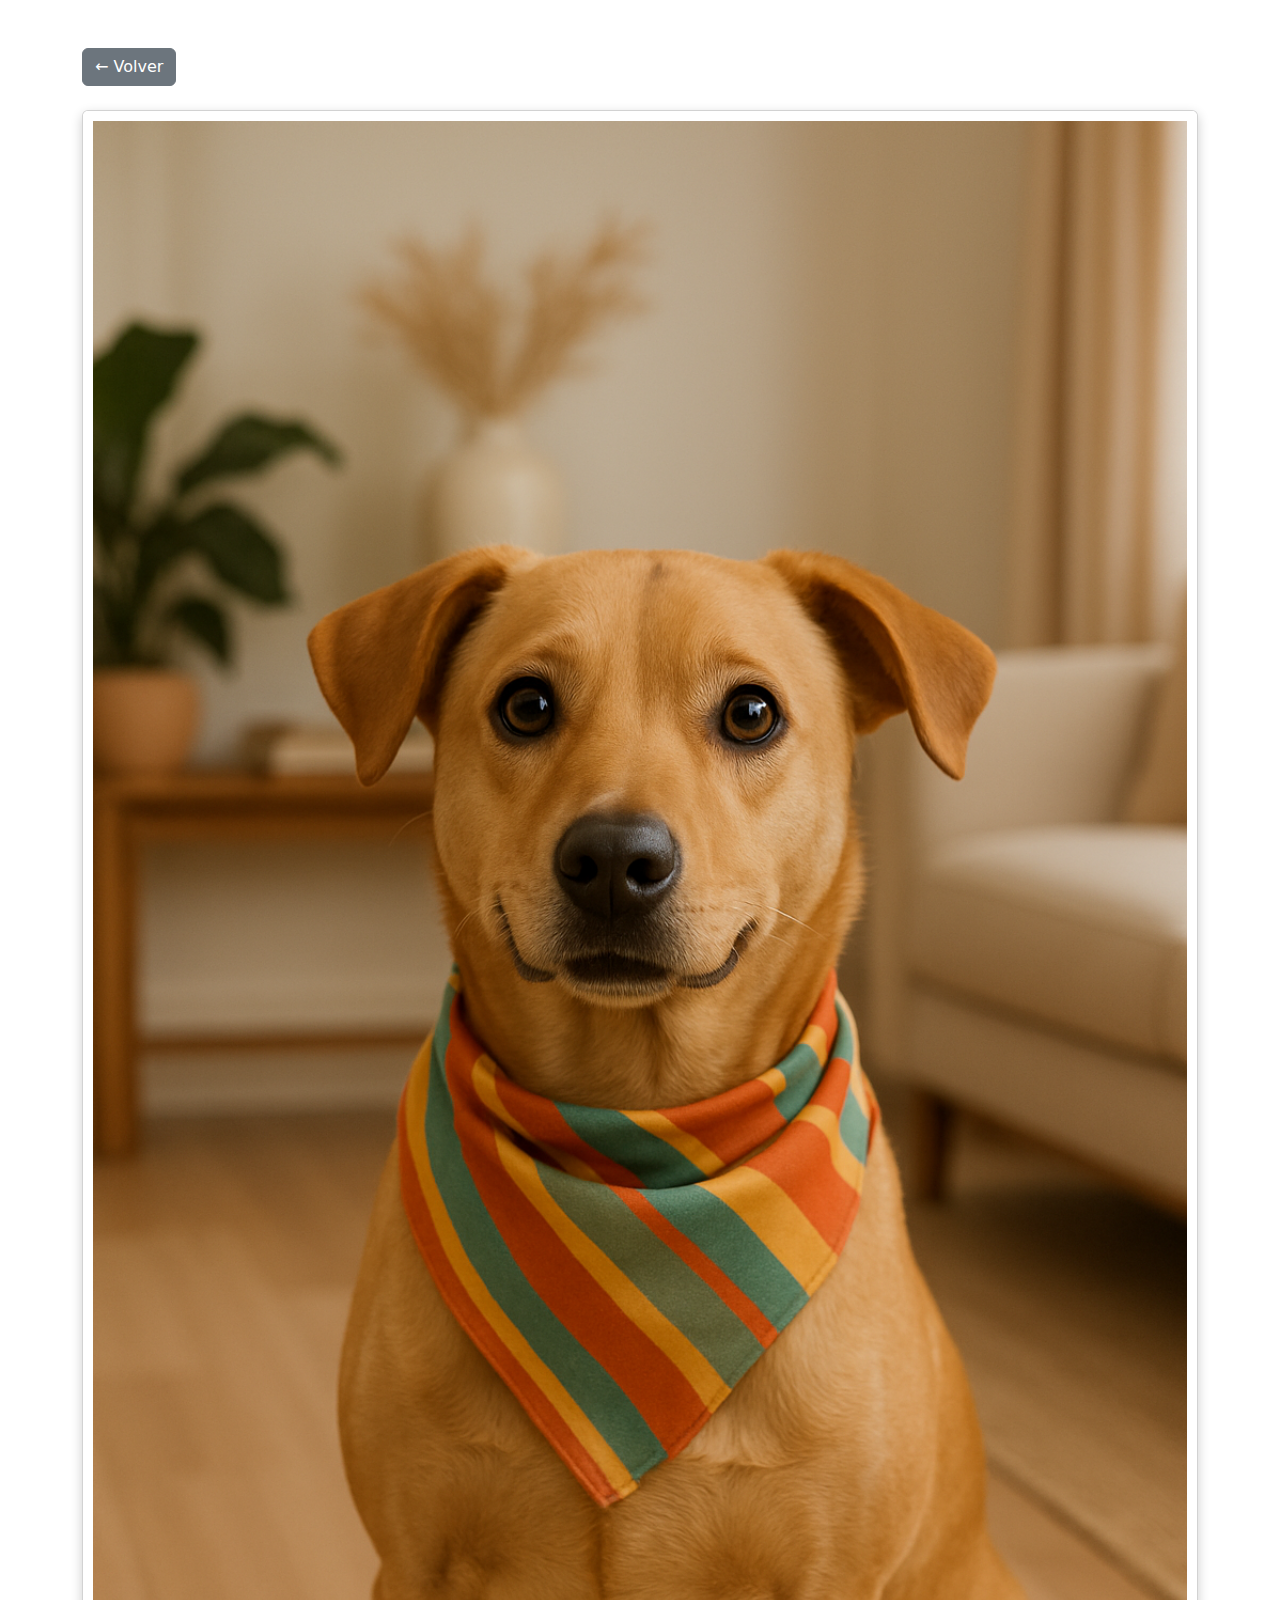
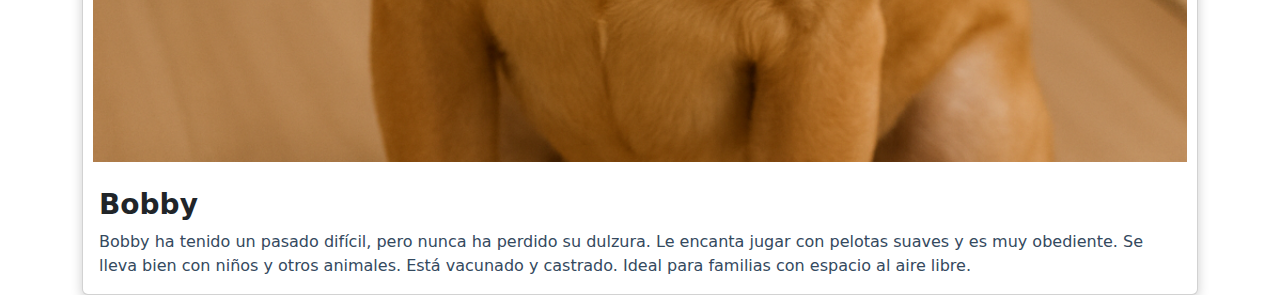
<file: detalle-bobby.html>
<!DOCTYPE html>
<html lang="es"> <!--Define el tipo de documento y el idioma del contenido como español-->
<head>
  <!--Enlace a una hoja de estilos personalizada-->
    <link rel="stylesheet" href="estilos.css">

    <!--Configuración de codifición de caracteres-->
  <meta charset="UTF-8">

  <!--Título que se muestra en la pestaña del navegador-->
  <title>Detalles de Bobby</title>

  <!--Enlace a Bootstrap para usar sus estilos y componentes-->
  <link href="https://cdn.jsdelivr.net/npm/bootstrap@5.3.6/dist/css/bootstrap.min.css" rel="stylesheet">
</head>
<body>
  <!--Contenedor principal con margen superior-->
  <div class="container mt-5">

    <!--Botón para regresar a la página principal-->
    <a href="index.html" class="btn btn-secondary mb-4">← Volver</a>

    <!--Tarjeta de Bootstrap para mostrar información de Bobby-->
    <div class="card">
      <!--Imagen superior de la tarjeta (Foto de Bobby)-->
      <img src="IMAGENES/Bobby.png" class="card-img-top" alt="Bobby">
      <!--Cuerpo de la tarjeta con detalles del perro-->
      <div class="card-body">
        <!--Nombre del perro-->
        <h3 class="card-title">Bobby</h3>
        <!--Descripción del perro-->
        <p class="card-text">Bobby ha tenido un pasado difícil, pero nunca ha perdido su dulzura. Le encanta jugar con pelotas suaves y es muy obediente. Se lleva bien con niños y otros animales. Está vacunado y castrado. Ideal para familias con espacio al aire libre.</p>
      </div>
    </div>
  </div>
</body>
</html>
</file>
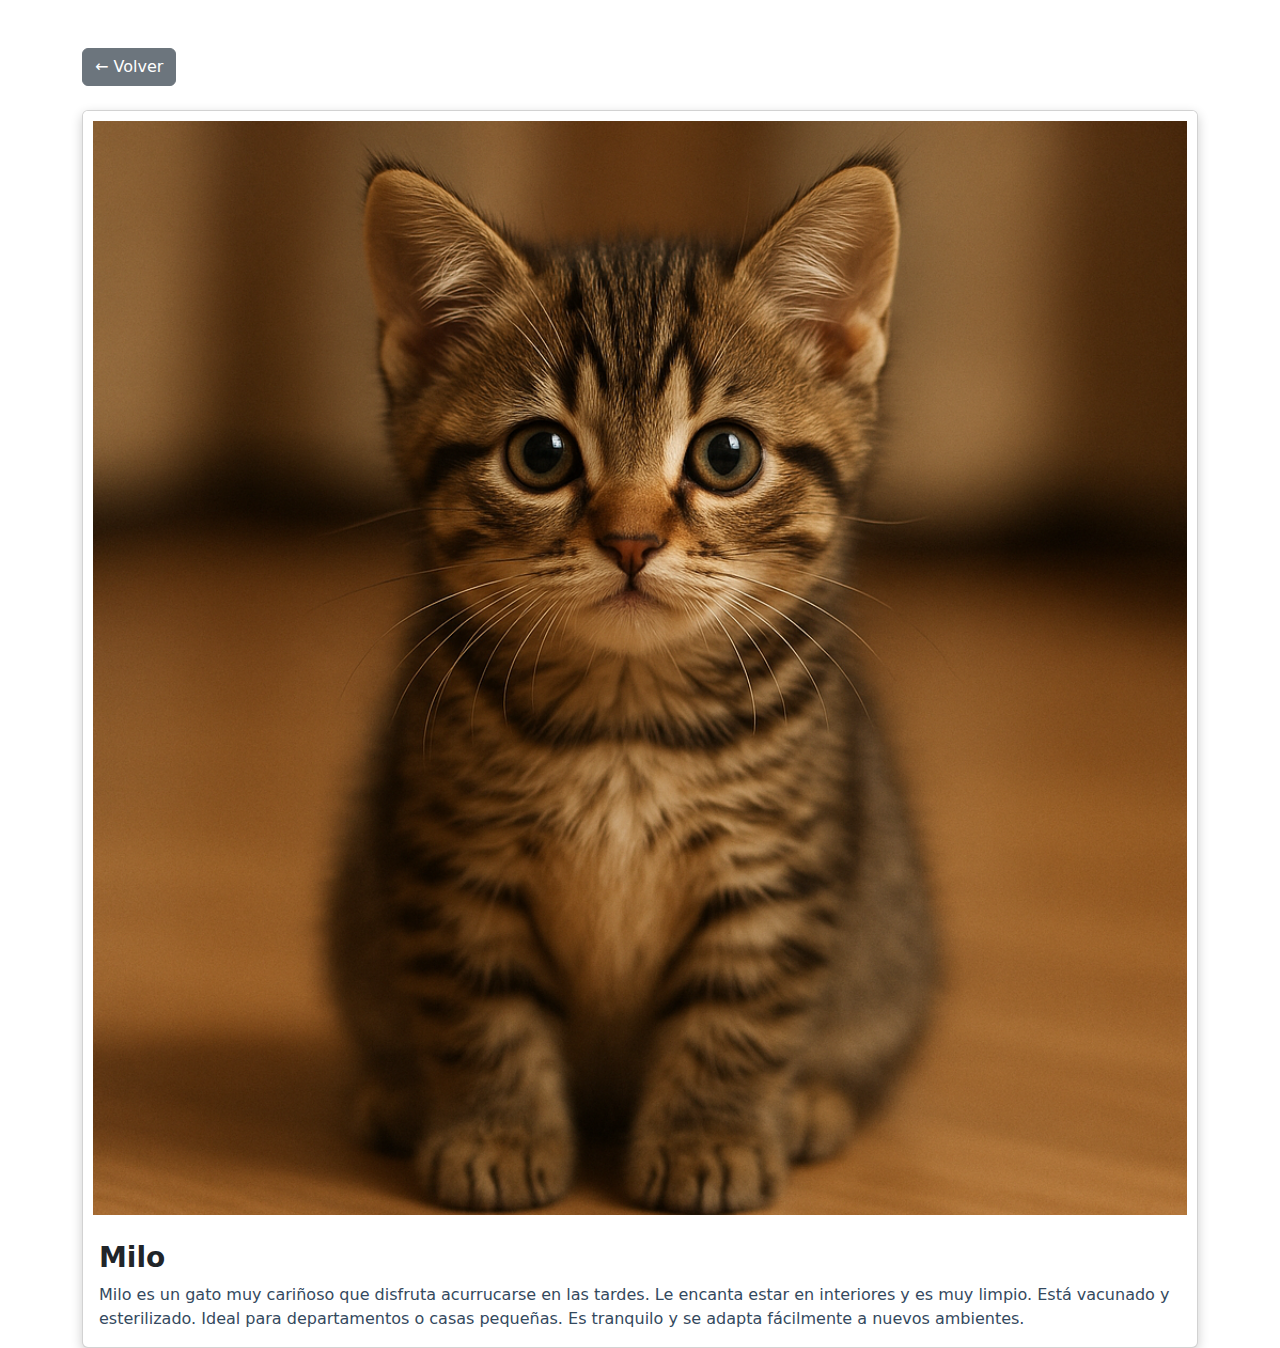
<file: detalle-milo.html>
<!DOCTYPE html> 
<html lang="es"> <!--Define el tipo de documento y el idioma del contenido como español-->
<head>
  <!--Enlace a una hoja de estilos personalizada-->
    <link rel="stylesheet" href="estilos.css">

    <!--Configuración de codifición de caracteres-->
  <meta charset="UTF-8">

  <!--Título que se muestra en la pestaña del navegador-->
  <title>Detalles de Milo</title>

  <!--Enlace a Bootstrap para usar sus estilos y componentes-->
  <link href="https://cdn.jsdelivr.net/npm/bootstrap@5.3.6/dist/css/bootstrap.min.css" rel="stylesheet">
</head>
<body>
  <!--Contenedor principal con margen superior-->
  <div class="container mt-5">

    <!--Botón para regresar a la página principal-->
    <a href="index.html" class="btn btn-secondary mb-4">← Volver</a>

    <!--Tarjeta de Bootstrap para mostrar información de Milo-->
    <div class="card">
      <!--Imagen superior de la tarjeta (Foto de Milo)-->
      <img src="IMAGENES/Milo.png" class="card-img-top" alt="Milo">
      <!--Cuerpo de la tarjeta con detalles del gato-->
      <div class="card-body">
        <!--Nombre del gato-->
        <h3 class="card-title">Milo</h3>
        <!--Descripción del gato-->
        <p class="card-text">Milo es un gato muy cariñoso que disfruta acurrucarse en las tardes. Le encanta estar en interiores y es muy limpio. Está vacunado y esterilizado. Ideal para departamentos o casas pequeñas. Es tranquilo y se adapta fácilmente a nuevos ambientes.</p>
      </div>
    </div>
  </div>
</body>
</html>
</file>
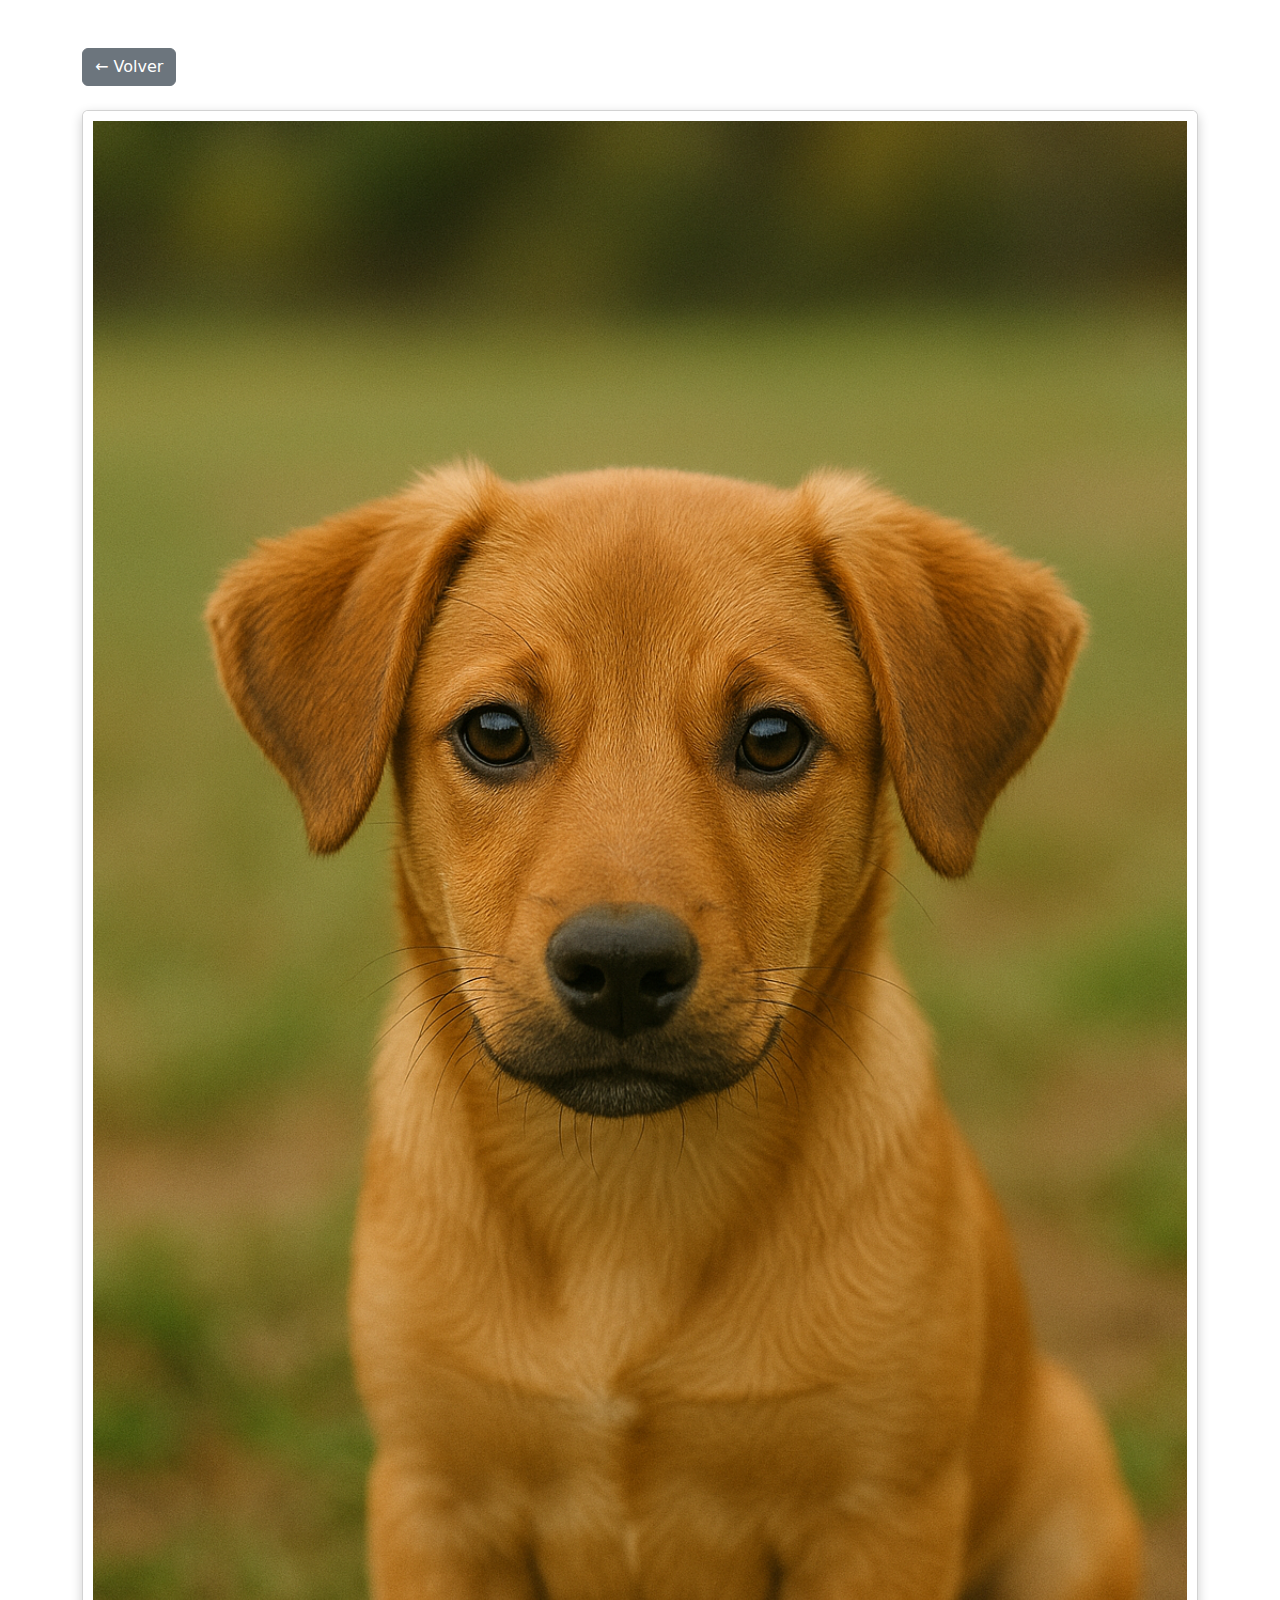
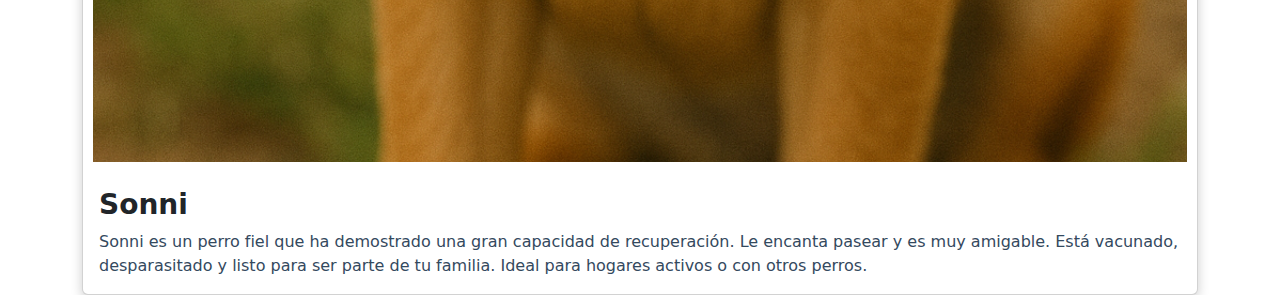
<file: detalle-soni.html>
<!DOCTYPE html>
<html lang="es"> <!--Define el tipo de documento y el idioma del contenido como español-->
<head>
  <!--Enlace a una hoja de estilos personalizada-->
    <link rel="stylesheet" href="estilos.css">

    <!--Configuración de codifición de caracteres-->
  <meta charset="UTF-8">

  <!--Título que se muestra en la pestaña del navegador-->
  <title>Detalles de Sonni</title>

  <!--Enlace a Bootstrap para usar sus estilos y componentes-->
  <link href="https://cdn.jsdelivr.net/npm/bootstrap@5.3.6/dist/css/bootstrap.min.css" rel="stylesheet">
</head>
<body>
  <!--Contenedor principal con margen superior-->
  <div class="container mt-5">

    <!--Botón para regresar a la página principal-->
    <a href="index.html" class="btn btn-secondary mb-4">← Volver</a>

    <!--Tarjeta de Bootstrap para mostrar información de Sonni-->
    <div class="card">
      <!--Imagen superior de la tarjeta (Foto de Sonni)-->
      <img src="IMAGENES/Sonni.png" class="card-img-top" alt="Sonni">
      <!--Cuerpo de la tarjeta con detalles del perro-->
      <div class="card-body">
        <!--Nombre del perro-->
        <h3 class="card-title">Sonni</h3>
        <!--Descripción del perro-->
        <p class="card-text">Sonni es un perro fiel que ha demostrado una gran capacidad de recuperación. Le encanta pasear y es muy amigable. Está vacunado, desparasitado y listo para ser parte de tu familia. Ideal para hogares activos o con otros perros.</p>
      </div>
    </div>
  </div>
</body>
</html>
</file>
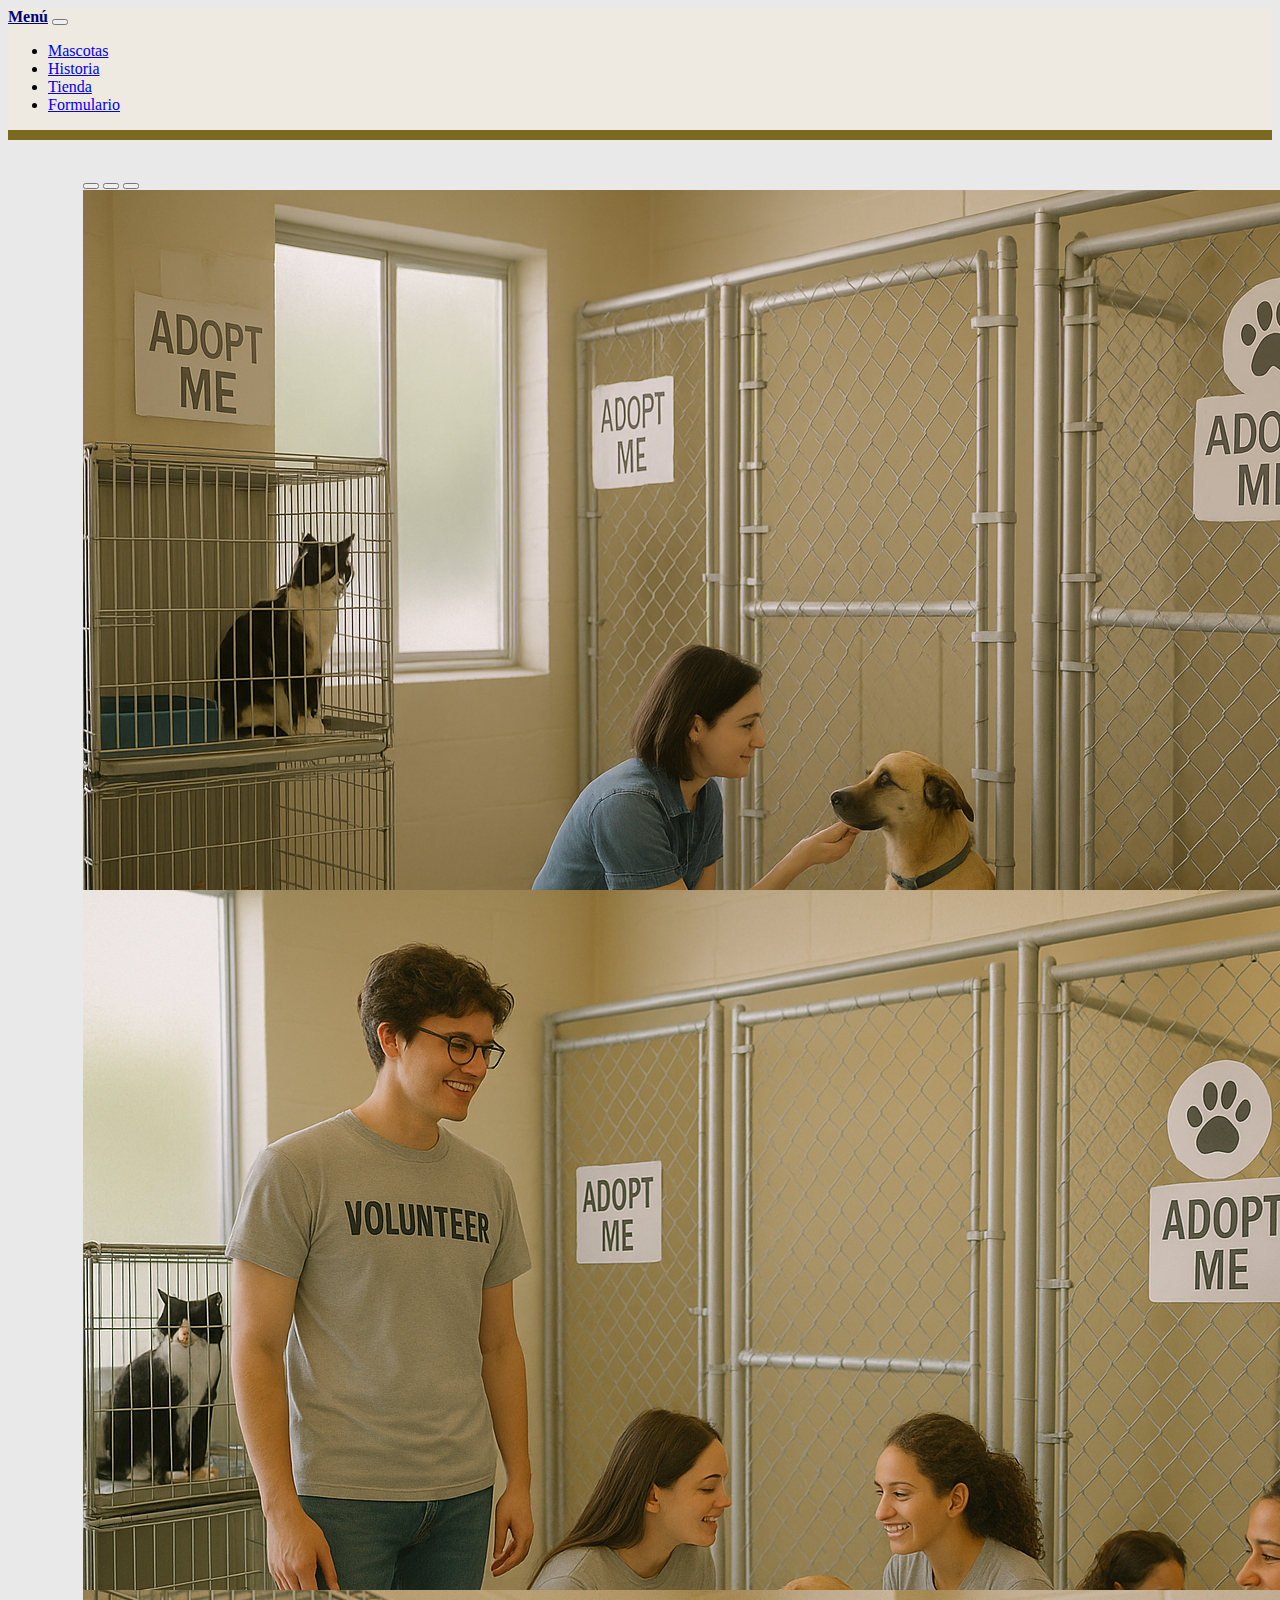
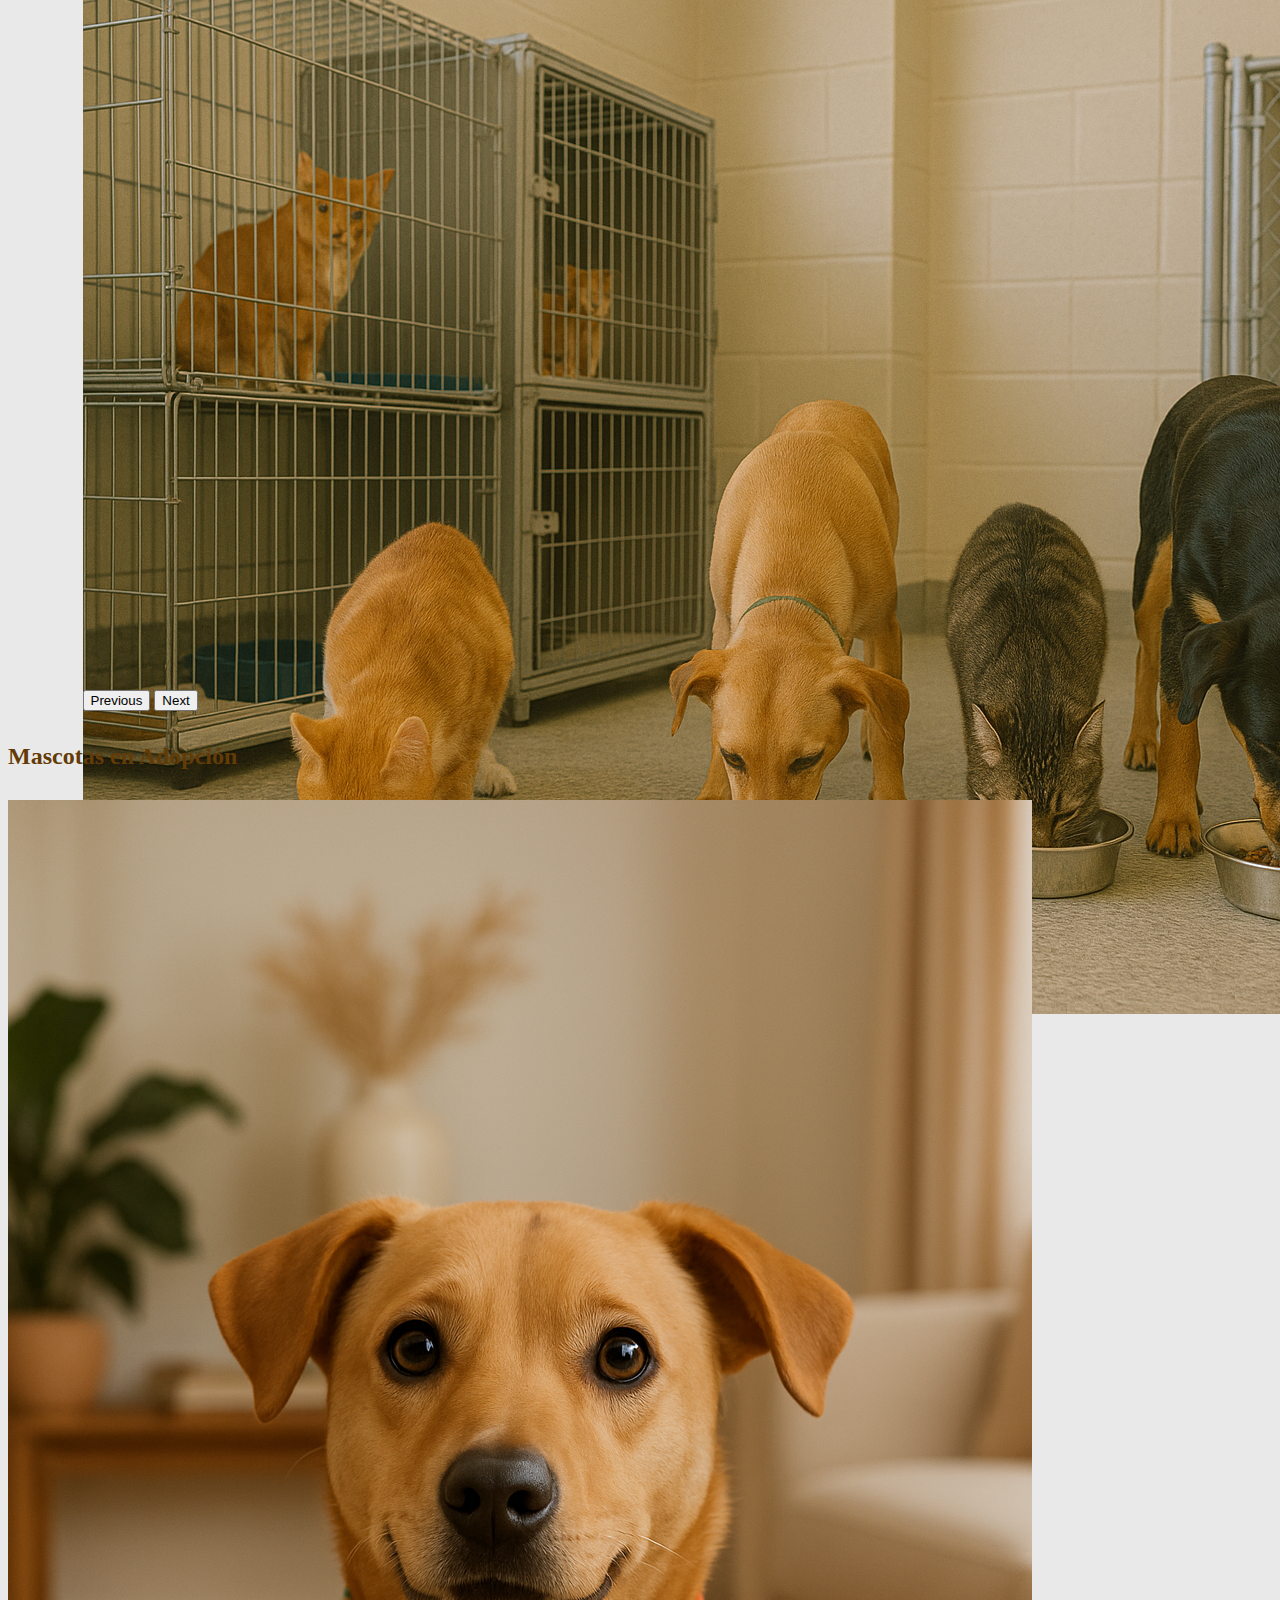
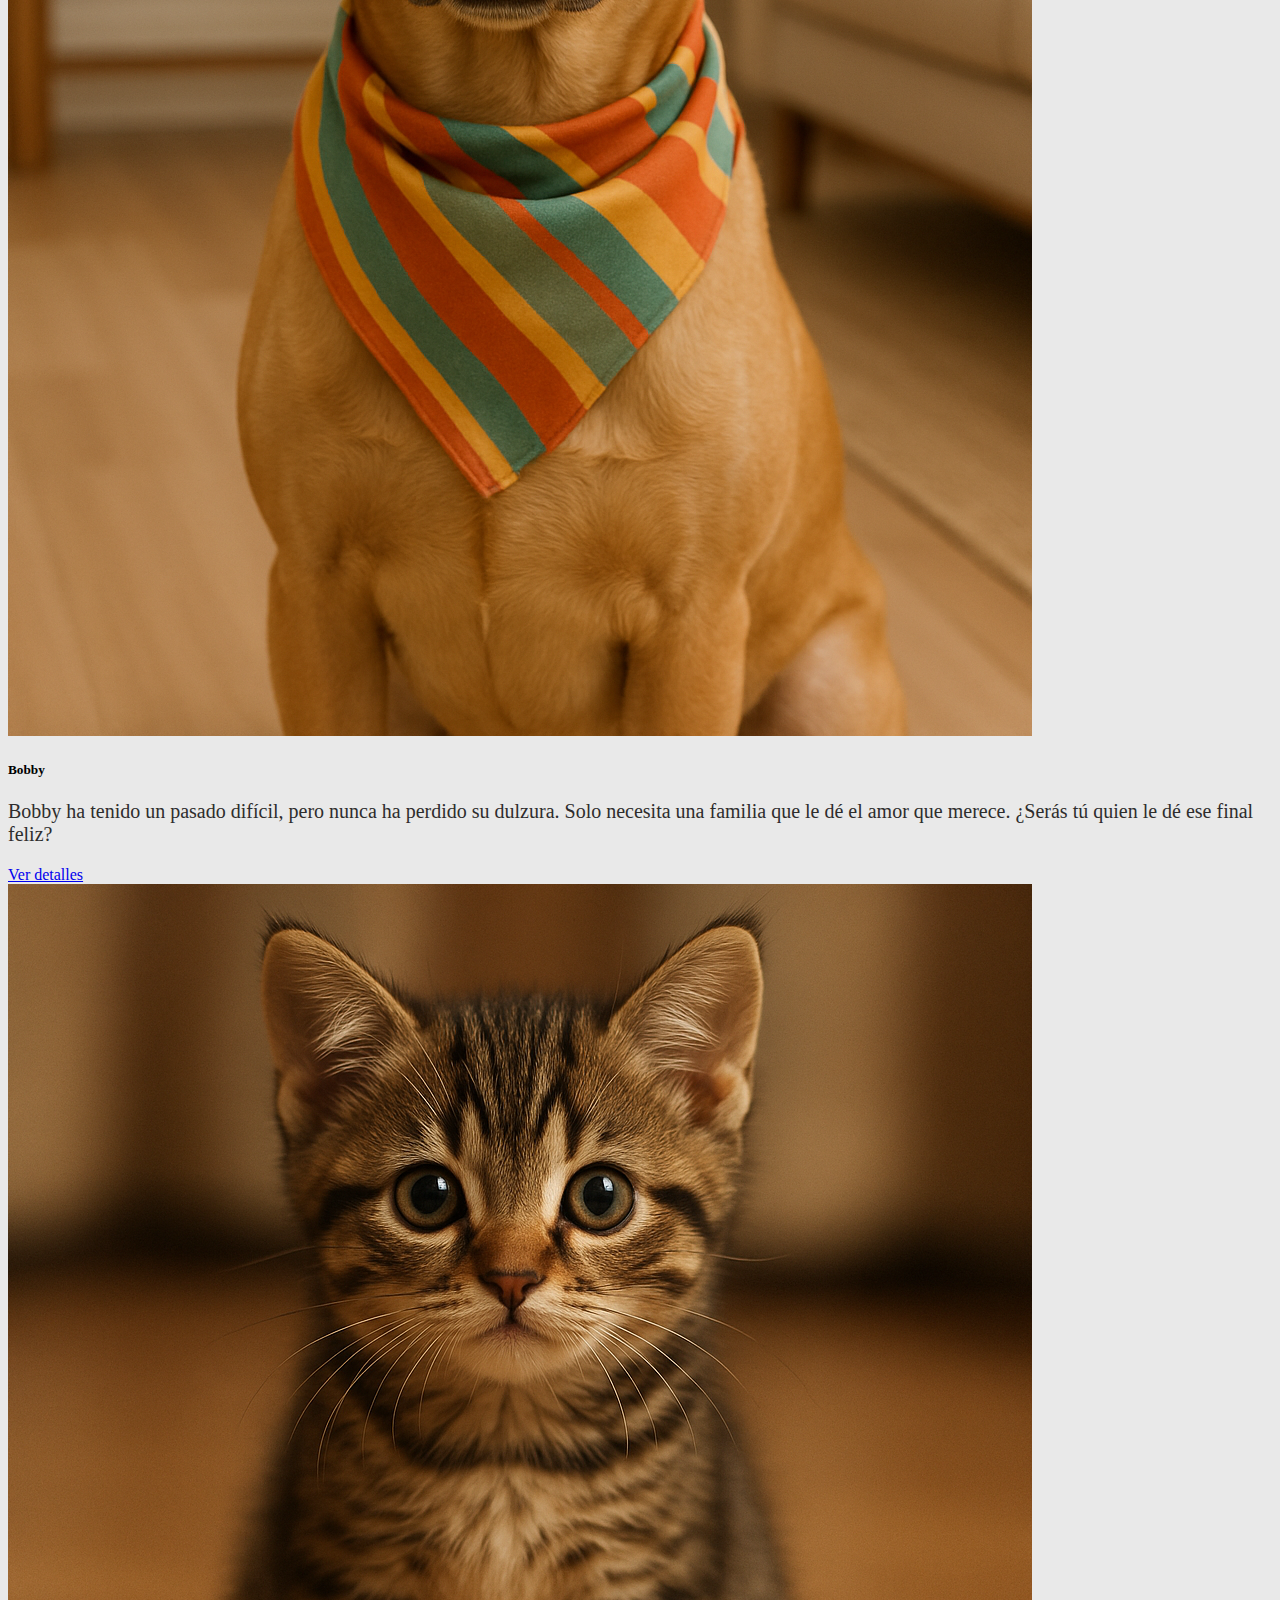
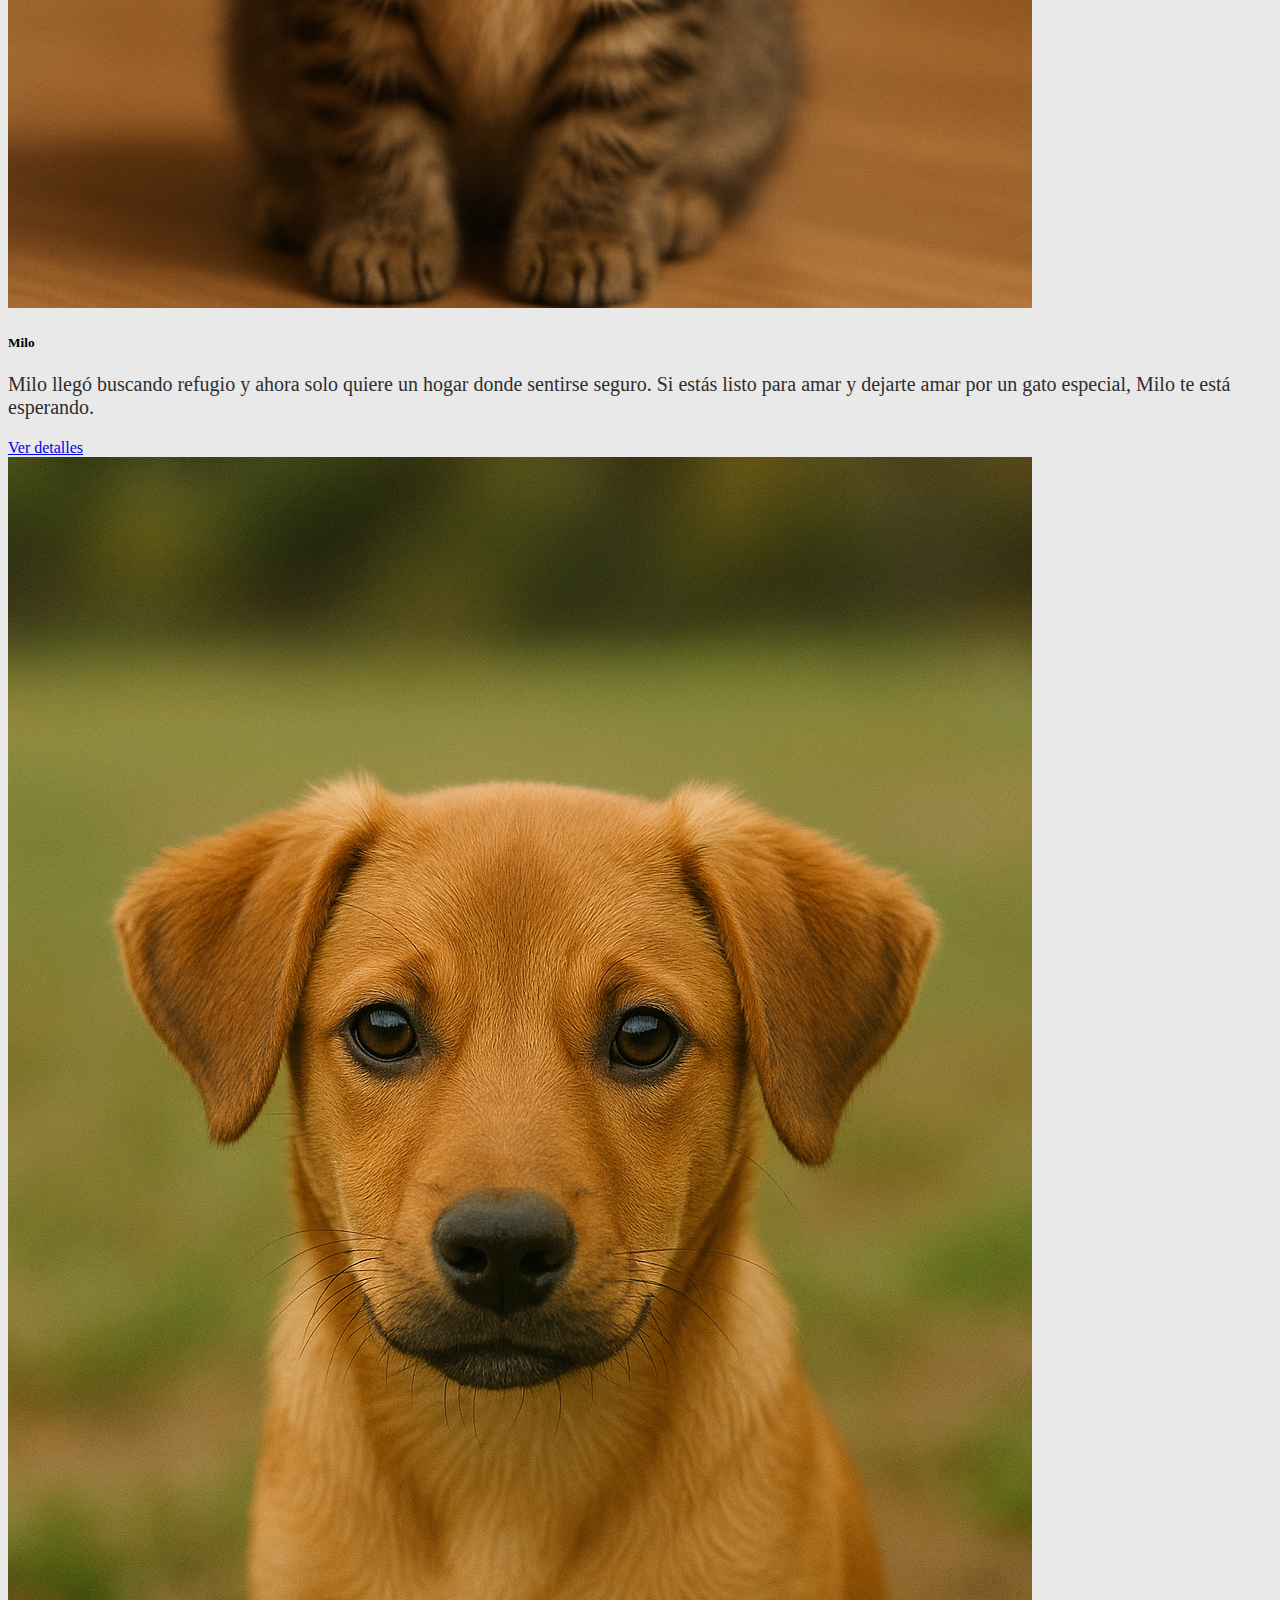
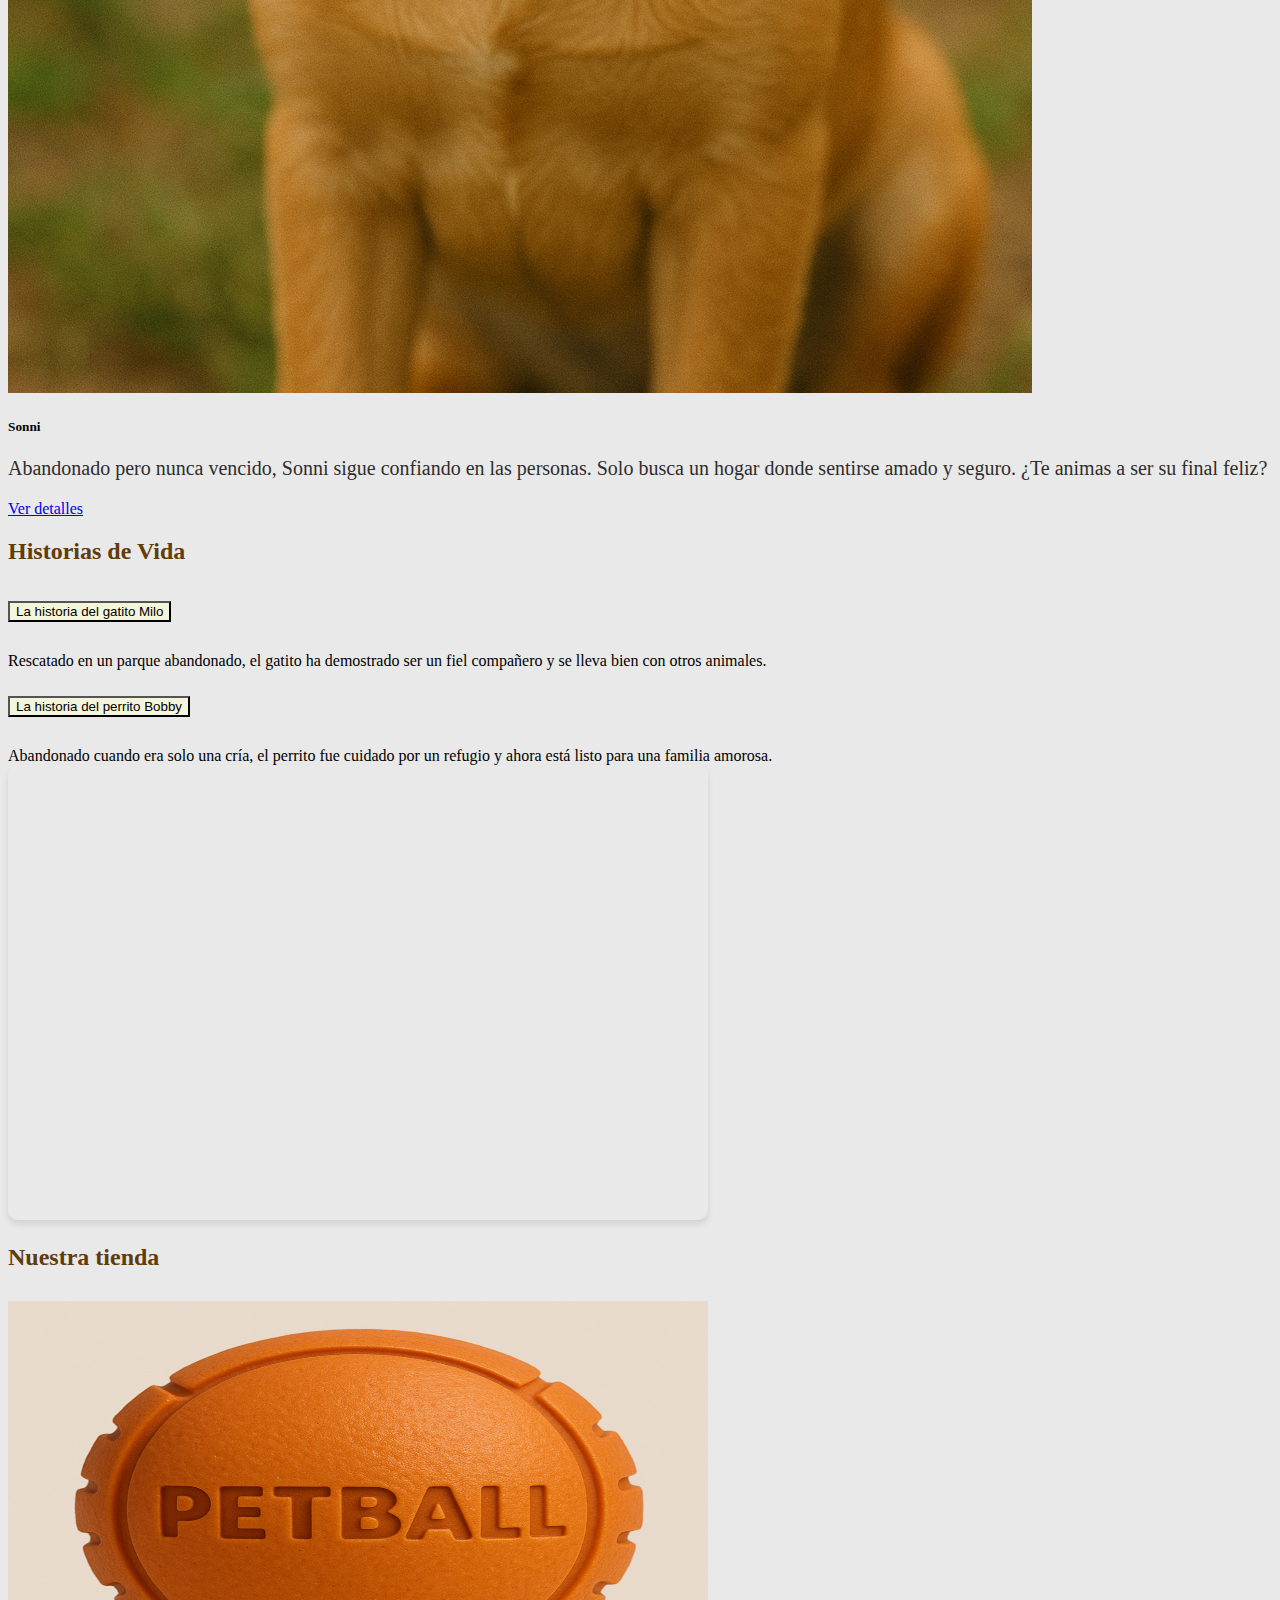
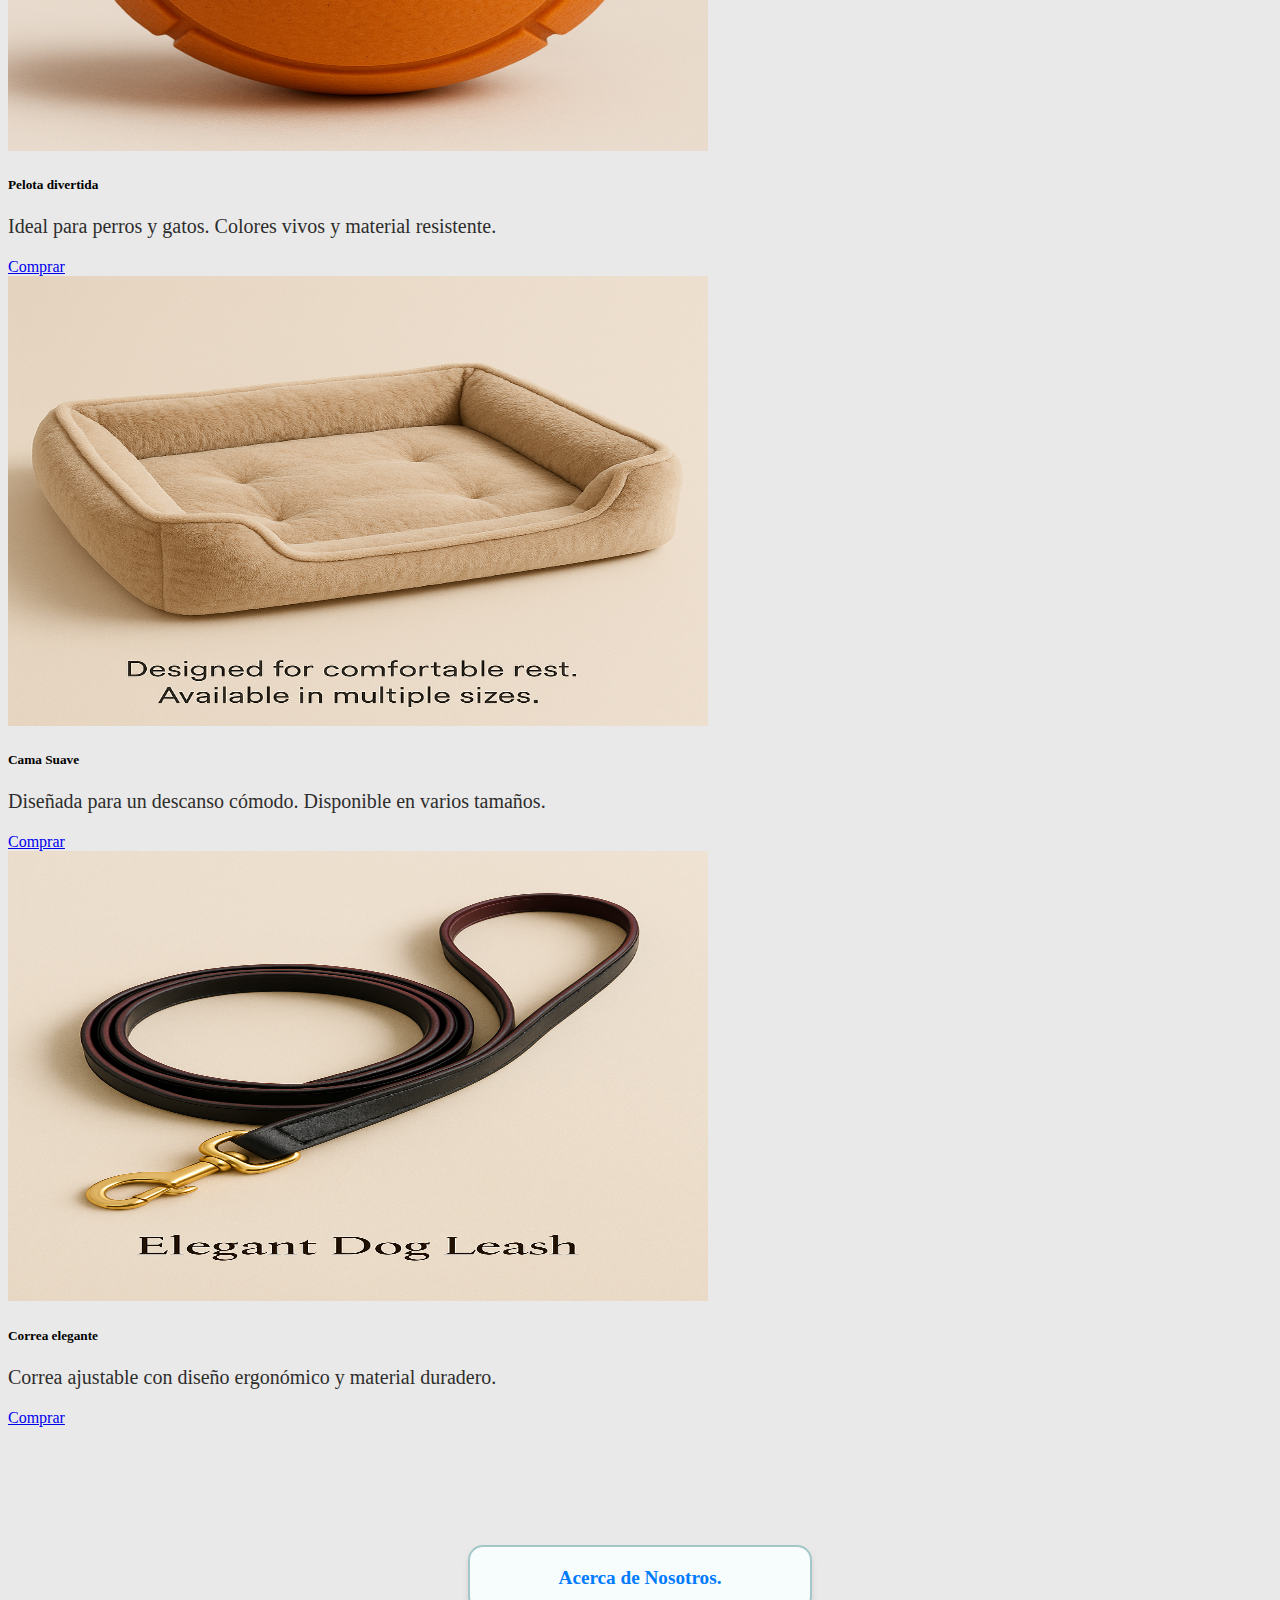
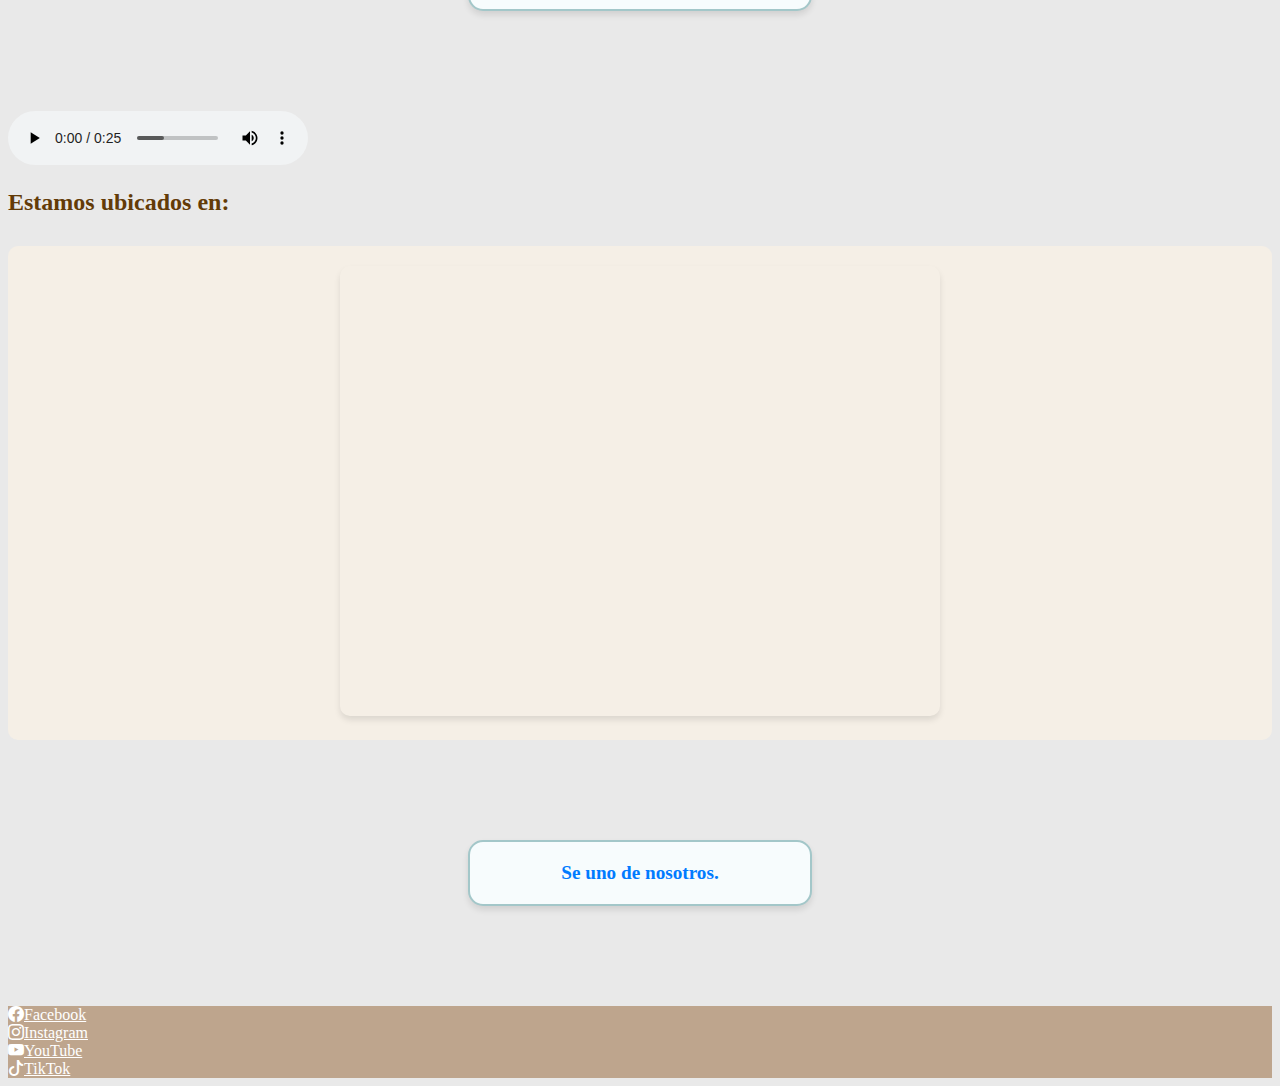
<file: index fernando pro.html>
<!DOCTYPE html> <!--Define el tipo de documento como HTML5-->
<html lang="es"> <!--Indica el idioma principal del contenido, en este caso el español-->
<head>
 <meta name="google-site-verification" content="b63ReR7UZbkBT8EL23kriM9tECIX6Tp1BQpf6otAAEY" />
    <meta charset="UTF-8"> <!--Establece la codificación de caracteres-->
    <meta name="viewport" content="width=device-width, initial-scale=1.0"> <!--Hace que la página sea responsive-->
    <title>Adopta con Amor</title> <!--Título que aparece en la pestaña del navegador-->

    <!--Carga CSS de Bootstrap y los iconos-->
    <link href="https://cdn.jsdelivr.net/npm/bootstrap@5.3.6/dist/css/bootstrap.min.css" rel="stylesheet" integrity="sha384-4Q6Gf2aSP4eDXB8Miphtr37CMZZQ5oXLH2yaXMJ2w8e2ZtHTl7GptT4jmndRuHDT" crossorigin="anonymous">
    <link rel="stylesheet" href="https://cdn.jsdelivr.net/npm/bootstrap-icons@1.13.1/font/bootstrap-icons.min.css">
    <!--Estilos internos personalizados-->
    <style>
      body{
        /*Estilo general del cuerpo*/
        background-color: rgb(233, 233, 233); /* Color de fondo beige claro*/
        font-family: 'Times New Roman', Times, serif; /*Borde inferior decorativo marrón*/
      }

      /*Estilo de la barra de navegación*/
      .navbar{
        background-color: rgb(238, 234, 226);
        border-bottom: 10px solid rgb(122, 105, 30);
      }

      .navbar-brand{
        font-weight: bold; /*Texto en negrita para la marca*/
        color: rgb(0, 0, 119); /*Color oscuro para destacar*/
      }

      /*Carrusel*/
      .carousel-inner img{
        object-fit: cover;   /* Para que la imagen cubra el área sin deformarse */
      }
      #carouselExampleIndicators {
        max-width: 1115px;  /* Limita el ancho */
        margin-left: auto; /* Centra horizontalmente */
        margin-right: auto;
        margin-top: 2rem;  /*Espacio arriba*/
        margin-bottom: 2rem; /*Espacio abajo*/
      }
      /* Estilo para el títulos h2 */
      h2{
        color: rgb(99, 59, 7); /*Color marrón oscuro*/
        margin-bottom: 30px; /*Espacio debajo para separar del contenido*/

      }

      /*Estilo de las tarjetas*/
      .card{
        border: none; /*Elimina bordes predeterminados para un diseño más limpio*/
      }

      .card:hover{
        transform: translateY(-15px); /*Efecto de levantamiento al pasar el mouse*/

      }

      .card-title{
        color: rgb(0, 0, 0); /*Texto negro para títulos*/
      }

      .card-text{
        color: rgb(46, 45, 45); /*Texto gris oscuro para buen constraste*/
        font-size: 20px; /*Texto legible y destacable*/
      }

      /*Estilo del botón del acordeón*/
      .accordion-button{
        background-color: beige; /*Color suave para los botones del acordeón*/
      }

      /*Contenedor del mapa con estilo decorativo*/
      .map-container {
            background-color: rgb(245, 239, 230); /* Fondo color crema */
            padding: 20px; /*Espacio interno*/
            border-radius: 10px; /* Bordes redondeados*/
            text-align: center; /*Centrar contenido*/
        }

        iframe {
            border: none; /*Sin border para el iframe del mapa*/
            border-radius: 10px;/*Bordes redondeados*/
            box-shadow: 0px 4px 6px rgba(0, 0, 0, 0.1);/*Sombra suave*/
        }

                /* Contenedor animado con enlace */
        .animated-container a {
            text-decoration: none;/*Sin subrayado en el enlace*/
            color: #007bff;/*Color azul Bootstrap*/
            font-weight: bold;
            font-size: 1.2rem;
            transition: color 0.3s ease;/*Transición suave al cambiar color*/
        }

        .animated-container a:hover {
            color: #0056b3; /*Cambio de color azul más oscuro al pasar el mouse*/
        }   
        
        .animated-container {
            background-color: #f7fcfd; /*Fondo blanco*/
            border: 2px solid #a3c7c9;/* Borde azul suave*/
            border-radius: 15px; /*Bordes redondeados*/
            padding: 20px;/*Espacio interno*/
            text-align: center;
            width: 300px;/*Ancho fijo*/
            margin: 100px auto; /*Centrado horizontal y margen vertical*/
            box-shadow: 0 4px 6px rgba(0, 0, 0, 0.1);/*Sombra suave*/
            transition: transform 0.3s ease, box-shadow 0.3s ease;/*Animacón para hover*/
        }

        .animated-container:hover {
            transform: scale(1.1);/*Escala al 110% al pasar el mouse*/
            box-shadow: 0 6px 10px rgba(0, 0, 0, 0.2);/*Sombra más marcada*/
        }

         /*Estilo del pie de página y redes sociales*/
      .nuestro-footer{
        background-color: rgb(190, 165, 141); /*Color marrón claro*/
        
      }

      .redes-sociales{
        color: white;
      }

      .redes-sociales.facebook:hover{
        color: #375596;
      }

      .redes-sociales.instagram:hover{
        color: #E1306C;
      }

      .redes-sociales.youtube:hover{
        color: red;
      }

      .redes-sociales.tiktok:hover{
        color: black;
      }
      
    </style>
  </head>
<body>
    <!--Menú de navegación superior-->
 <nav class="navbar navbar-expand-sm">
  <div class="container-fluid">
    <a class="navbar-brand" href="#">Menú</a> 
    <!--Botón para dispositivos móviles (Colapsa el menú)-->
    <button class="navbar-toggler" type="button" data-bs-toggle="collapse" data-bs-target="#navbarNav" aria-controls="navbarNav" aria-expanded="false" aria-label="Toggle navigation">
      <span class="navbar-toggler-icon"></span> <!--Icono hamburguesa que muestra/oculta menú en móviles-->
    </button>
    <!--Contenedor colapsable con los enlaces del menú-->
    <div class="collapse navbar-collapse" id="navbarNav">

      <ul class="navbar-nav ms-auto"> <!--ms-auto empuja el menú a la derecha-->
        <li class="nav-item">
          <a class="nav-link active" aria-current="page" href="#Mascotas">Mascotas</a> 
          <!--Enlace al ancla #Mascota, indica que esta es la página activa-->
        </li>
        <li class="nav-item">
          <a class="nav-link" href="#Historia">Historia</a>
          <!--Enlace al ancla #Historia-->
        </li>
        <li class="nav-item">
          <a class="nav-link" href="#Tienda">Tienda</a>
          <!--Enlace al ancla #Tienda-->
        </li>
        <li class="nav-item">
          <a class="nav-link" href="Formulario.php">Formulario</a>
          <!--Enlace a otra página llamada Formulario.php-->
        </li>
      </ul>

    </div>
  </div>
 </nav>


  <!--Carrusel de imágenes con indicadores y controles-->
  <div id="carouselExampleIndicators" class="carousel slide">
      <div class="carousel-indicators">
        <!--Botones para seleccionar cada slide-->
        <button type="button" data-bs-target="#carouselExampleIndicators" data-bs-slide-to="0" class="active" aria-current="true" aria-label="Slide 1"></button>
        <button type="button" data-bs-target="#carouselExampleIndicators" data-bs-slide-to="1" aria-label="Slide 2"></button>
        <button type="button" data-bs-target="#carouselExampleIndicators" data-bs-slide-to="2" aria-label="Slide 3"></button>
      </div>
      <!--Imágenes del carrusel-->
      <div class="carousel-inner">
        <div class="carousel-item active" style="max-height: 700px;">
          <img src="IMAGENES/Adoptme.png" class="d-block w-100" alt="...">
        </div>
        <div class="carousel-item" style="max-height: 700px;">
          <img src="IMAGENES/Voluntarios.png" class="d-block w-100" alt="...">
        </div>
        <div class="carousel-item" style="max-height: 700px;">
          <img src="IMAGENES/Eat.png" class="d-block w-100" alt="...">
        </div>
      </div>
      <!--Botones de navegación-->
      <button class="carousel-control-prev" type="button" data-bs-target="#carouselExampleIndicators" data-bs-slide="prev">
        <span class="carousel-control-prev-icon" aria-hidden="true"></span><!--Icono flecha izquierda-->
        <span class="visually-hidden">Previous</span> <!--Texto accesible para lectores de pantalla-->
      </button>
      <button class="carousel-control-next" type="button" data-bs-target="#carouselExampleIndicators" data-bs-slide="next">
        <span class="carousel-control-next-icon" aria-hidden="true"></span> <!--Icono flecha derecha-->
        <span class="visually-hidden">Next</span> <!--Texto accesible para lectores de pantalla-->
      </button>
    </div>

    <!--Sección de mascotas con tarjetas -->

    <section class="container mt-5 d-none d-md-block" id="Mascotas"> 
      <h2 class="text-center">Mascotas en Adopción</h2>
      <div class="row">
        <!--Tarjeta Bobby-->
          <div class="col-md-4">
              <div class="card">
                  <img src="IMAGENES/Bobby.png" class="card-img-top rounded" alt="...">
                  <div class="card-body">
                    <h5 class="card-title">Bobby</h5>
                    <p class="card-text">Bobby ha tenido un pasado difícil, pero nunca ha perdido su dulzura. Solo necesita una familia que le dé el amor que merece. ¿Serás tú quien le dé ese final feliz?</p>
                  <a href="detalle-bobby.html" class="btn btn-primary">Ver detalles</a>
                  </div>
                </div>
          </div>
          <!--Tarjeta Milo-->
          <div class="col-md-4">
              <div class="card">
                  <img src="IMAGENES/Milo.png" class="card-img-top rounded" alt="...">
                  <div class="card-body">
                    <h5 class="card-title">Milo</h5>
                    <p class="card-text">Milo llegó buscando refugio y ahora solo quiere un hogar donde sentirse seguro. Si estás listo para amar y dejarte amar por un gato especial, Milo te está esperando.</p>
                    <a href="detalle-milo.html" class="btn btn-primary">Ver detalles</a>
                  </div>
                </div>
                <!--Tarjeta Sonni-->
          </div><div class="col-md-4">
              <div class="card">
                  <img src="IMAGENES/Sonni.png" class="card-img-top rounded" alt="...">
                  <div class="card-body">
                    <h5 class="card-title">Sonni</h5>
                    <p class="card-text">Abandonado pero nunca vencido, Sonni sigue confiando en las personas. Solo busca un hogar donde sentirse amado y seguro. ¿Te animas a ser su final feliz?</p>
                    <a href="detalle-soni.html" class="btn btn-primary">Ver detalles</a>
                  </div>
                </div>
          </div>
      </div>
    </section>
    <!--Sección de historias-->
    <section class="container mt-5" id="Historia">
        <h2 class="text-center mb-4">Historias de Vida</h2>
        <!-- Componente acordeón de Bootstrap -->
        <div class="accordion" id="accordionExample">
            <!-- Historia del gatito Milo-->
            <div class="accordion-item">
                <h2 class="accordion-header">
                    <button class="accordion-button" type="button" data-bs-toggle="collapse" data-bs-target="#historia1">
                        La historia del gatito Milo
                    </button>
                </h2>
                <div id="historia1" class="accordion-collapse collapse show" data-bs-parent="#accordionExample">
                    <div class="accordion-body">
                        Rescatado en un parque abandonado, el gatito ha demostrado ser un fiel compañero y se lleva bien con otros animales.
                    </div>
                </div>
            </div>

            <!-- Historia del perrito Bobby -->
            <div class="accordion-item">
                <h2 class="accordion-header">
                    <button class="accordion-button collapsed" type="button" data-bs-toggle="collapse" data-bs-target="#historia2">
                        La historia del perrito Bobby
                    </button>
                </h2>
                <div id="historia2" class="accordion-collapse collapse" data-bs-parent="#accordionExample">
                    <div class="accordion-body">
                        Abandonado cuando era solo una cría, el perrito fue cuidado por un refugio y ahora está listo para una familia amorosa.
                    </div>
                </div>
            </div>
        </div>
    </section>

    <!--Video de YouTube-->
    <div class="container my-4 text-center">
    <iframe width="700" height="455" src="https://www.youtube.com/embed/X7N_Ow8RP18?si=mWolionCJyzNqQiQ" title="YouTube video player" frameborder="0" allow="accelerometer; autoplay; clipboard-write; encrypted-media; gyroscope; picture-in-picture; web-share" referrerpolicy="strict-origin-when-cross-origin" allowfullscreen></iframe>
    </div>

    <!--Sección tienda-->
    <section class="container mt-5 d-none d-md-block" id="Tienda"> 
      <h2 class="text-center">Nuestra tienda</h2>
      <div class="row">
        <!--Producto: Pelota-->
          <div class="col-md-4">
              <div class="card">
                  <img src="IMAGENES/Petball.png" class="card-img-top rounded" alt="Pelota divertida"  width="700px" height="450px">
                  <div class="card-body">
                    <h5 class="card-title">Pelota divertida</h5>
                    <p class="card-text">Ideal para perros y gatos. Colores vivos y material resistente.</p>
                    <a href="#" class="btn btn-primary">Comprar</a>
                  </div>
                </div>
          </div>
          <!--Producto2: Cama-->
          <div class="col-md-4">
              <div class="card">
                  <img src="IMAGENES/Cama.png" class="card-img-top rounded" alt="Cama Suave" width="700px" height="450px">
                  <div class="card-body">
                    <h5 class="card-title">Cama Suave</h5>
                    <p class="card-text">Diseñada para un descanso cómodo. Disponible en varios tamaños.</p>
                    <a href="#" class="btn btn-primary">Comprar</a>
                  </div>
                </div>
                <!--Producto 3: Correa-->
          </div>
          <div class="col-md-4">
              <div class="card">
                  <img src="IMAGENES/Correa.png" class="card-img-top rounded" alt="..."  width="700px" height="450px">
                  <div class="card-body">
                    <h5 class="card-title">Correa elegante</h5>
                    <p class="card-text">Correa ajustable con diseño ergonómico y material duradero.</p>
                    <a href="#" class="btn btn-primary">Comprar</a>
                  </div>
                </div>
          </div>
      </div>
    </section>

<br>

<!--Enlace a "Acerca de Nosotros"-->
<div class="animated-container">
        <a href="Acerca de nosotros.html"><strong>Acerca de Nosotros.</strong></a>
    </div>

    <!--Reproductor de audio-->
    <div class="container my-4 text-center">
      <audio controls>
        <source src="AUDIO/Acerca_de_Nosotros.mp3" type="audio/mpeg">
        Tu navegador no es compatible con el audio de HTML 5
      </audio>
    </div>

    <!--Mapa de ubicación-->
    <section class="container mt-5" id="Encuentranos">
        <h2 class="text-center">Estamos ubicados en:</h2>
        <div class="map-container">
            <iframe 
                src="https://www.google.com/maps/embed?pb=!1m18!1m12!1m3!1d3879.8651311374924!2d-88.186717225923!3d13.482407103475621!2m3!1f0!2f0!3f0!3m2!1i1024!2i768!4f13.1!3m3!1m2!1s0x8f7b2b003abe6ad7%3A0x86496d34f4aedf45!2sOportunidades-Fundaci%C3%B3n%20Gloria%20de%20Kriete!5e0!3m2!1ses!2ssv!4v1749434927937!5m2!1ses!2ssv" 
                width="600" 
                height="450" 
                loading="lazy" 
                referrerpolicy="no-referrer-when-downgrade">
            </iframe>
        </div>
    </section>

    <!--Enlace a formulario-->
    <div class="animated-container">
        <a href="Formulario.html"><strong>Se uno de nosotros.</strong></a>
    </div>

    <!--Pie de Página con enlace a redes sociales-->
    <footer class="container-fluid nuestro-footer p-5 text-center">
      <div class="row">
        <div class="col"> <a href="https://www.facebook.com/" class="text-decoration redes-sociales facebook"><i class="bi bi-facebook"></i>Facebook</a></div>
        <div class="col"> <a href="https://www.instagram.com/" class="text-decoration redes-sociales instagram"><i class="bi bi-instagram"></i>Instagram</a></div>
        <div class="col"> <a href="https://www.youtube.com/" class="text-decoration redes-sociales youtube"><i class="bi bi-youtube"></i>YouTube</a></div>
        <div class="col"> <a href="https://www.tiktok.com/en/" class="text-decoration redes-sociales tiktok"><i class="bi bi-tiktok"></i>TikTok</a></div>
      </div>
        
    </footer>

    <!-- Bootstrap 5 JS (CDN) para funcionalidad dinámica -->
 <script src="https://cdn.jsdelivr.net/npm/bootstrap@5.3.2/dist/js/bootstrap.bundle.min.js" integrity="sha384-C6RzsynM9kWDrMNeT87bh95OGNyZPhcTNXj1NW7RuBCsyN/o0jlpcV8Qyq46cDfL" crossorigin="anonymous"></script>
</body>
</html>
</file>
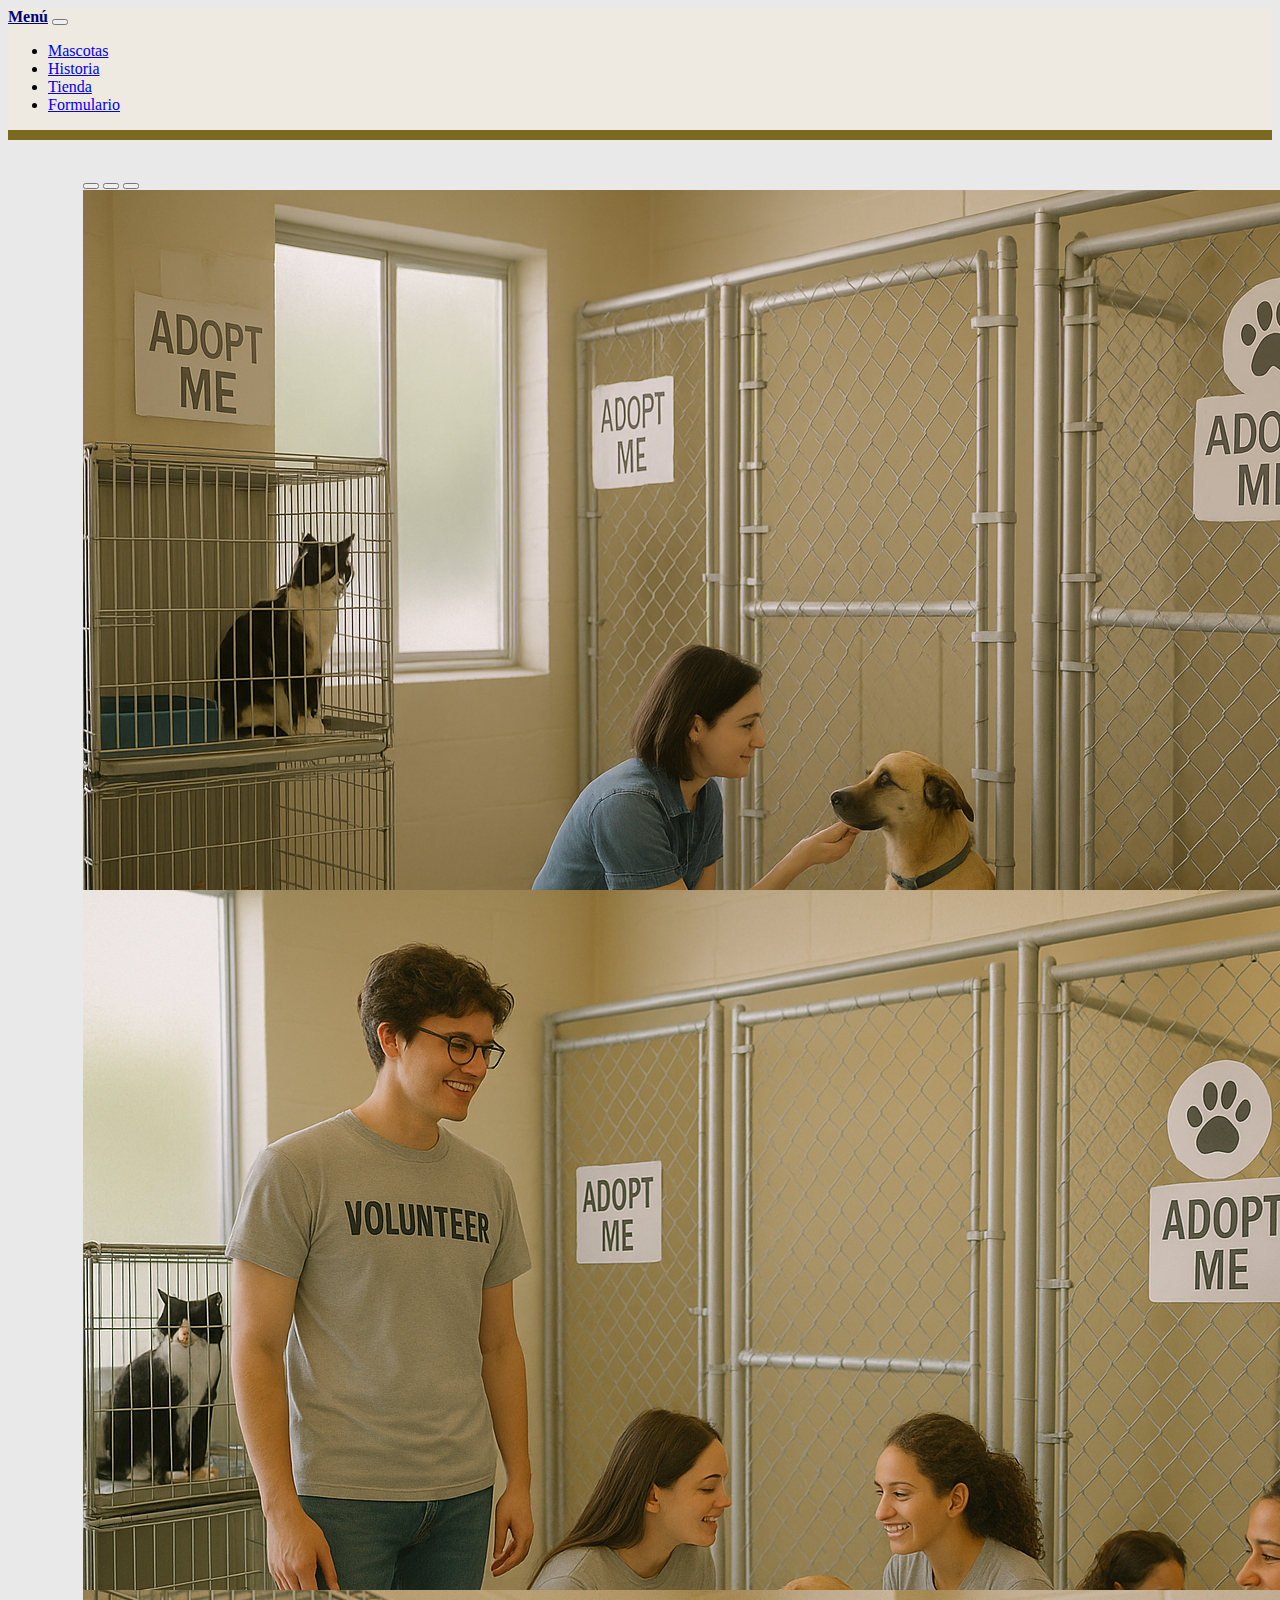
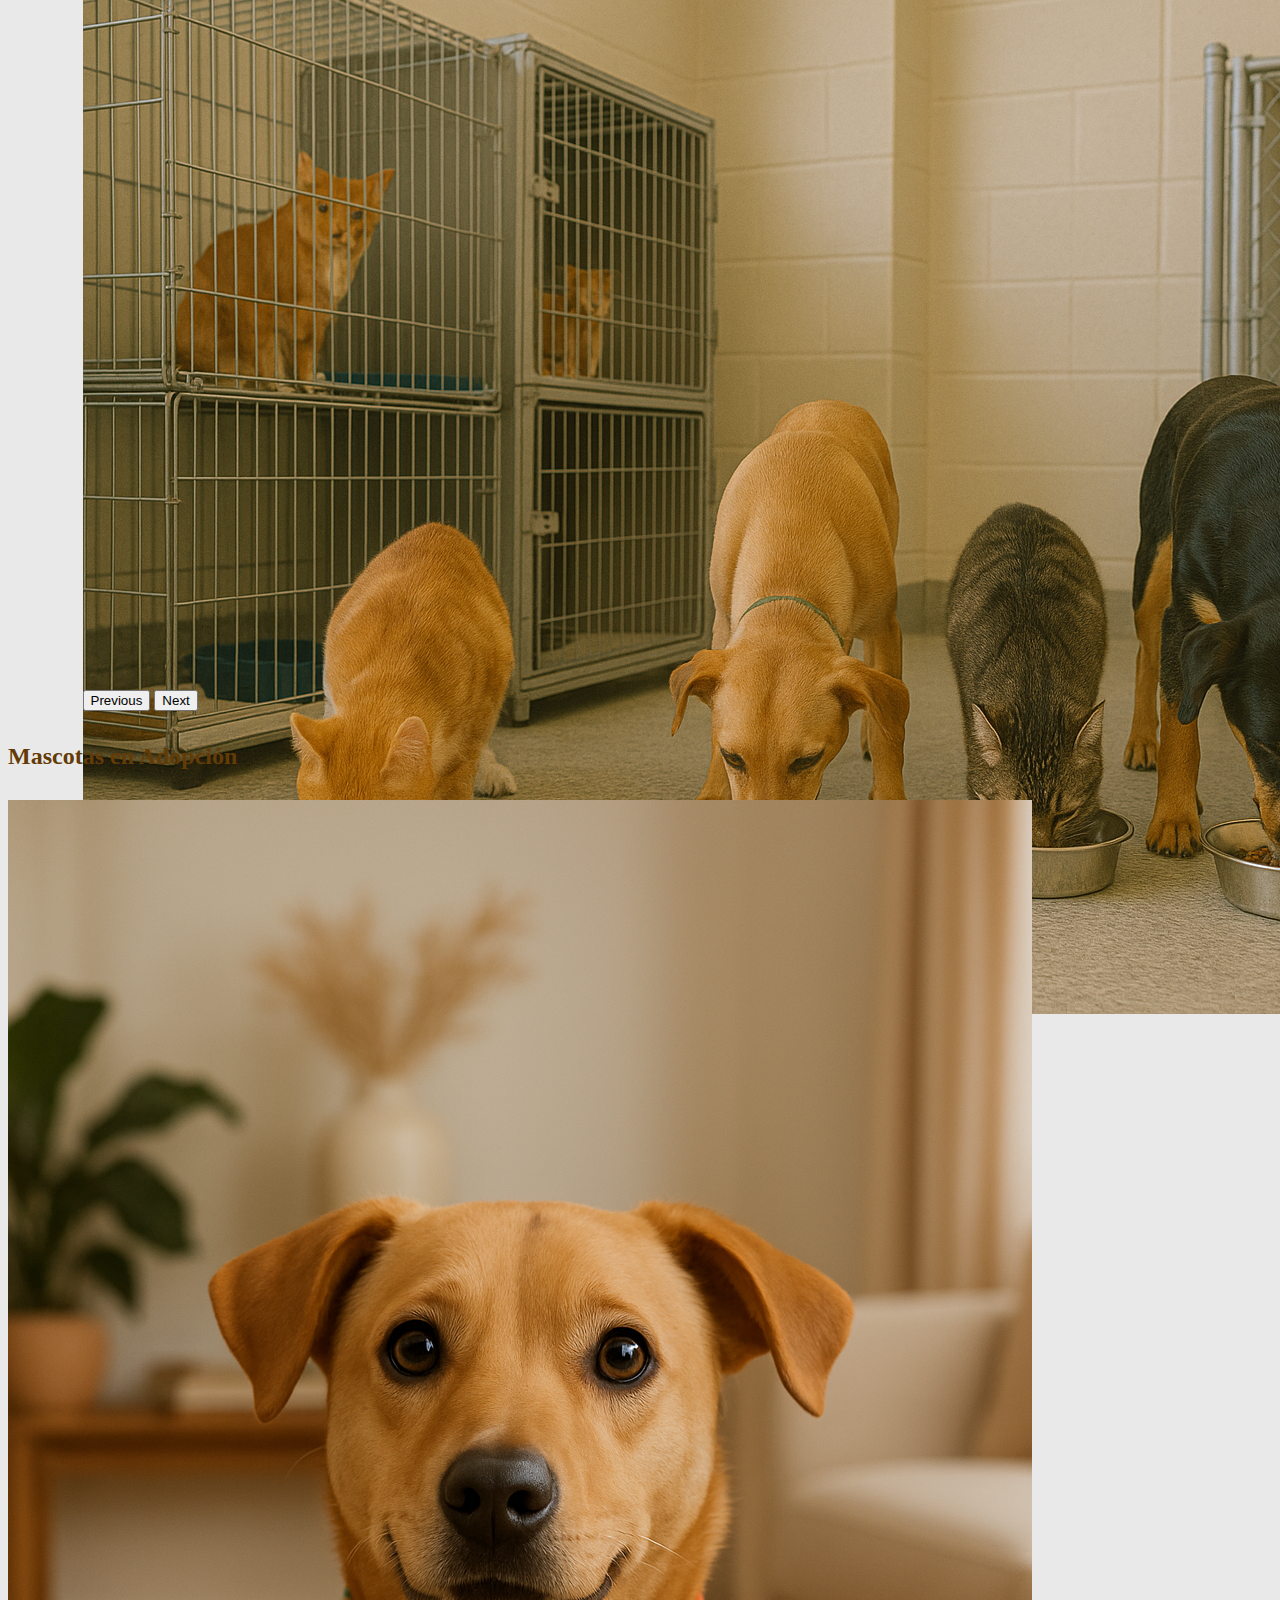
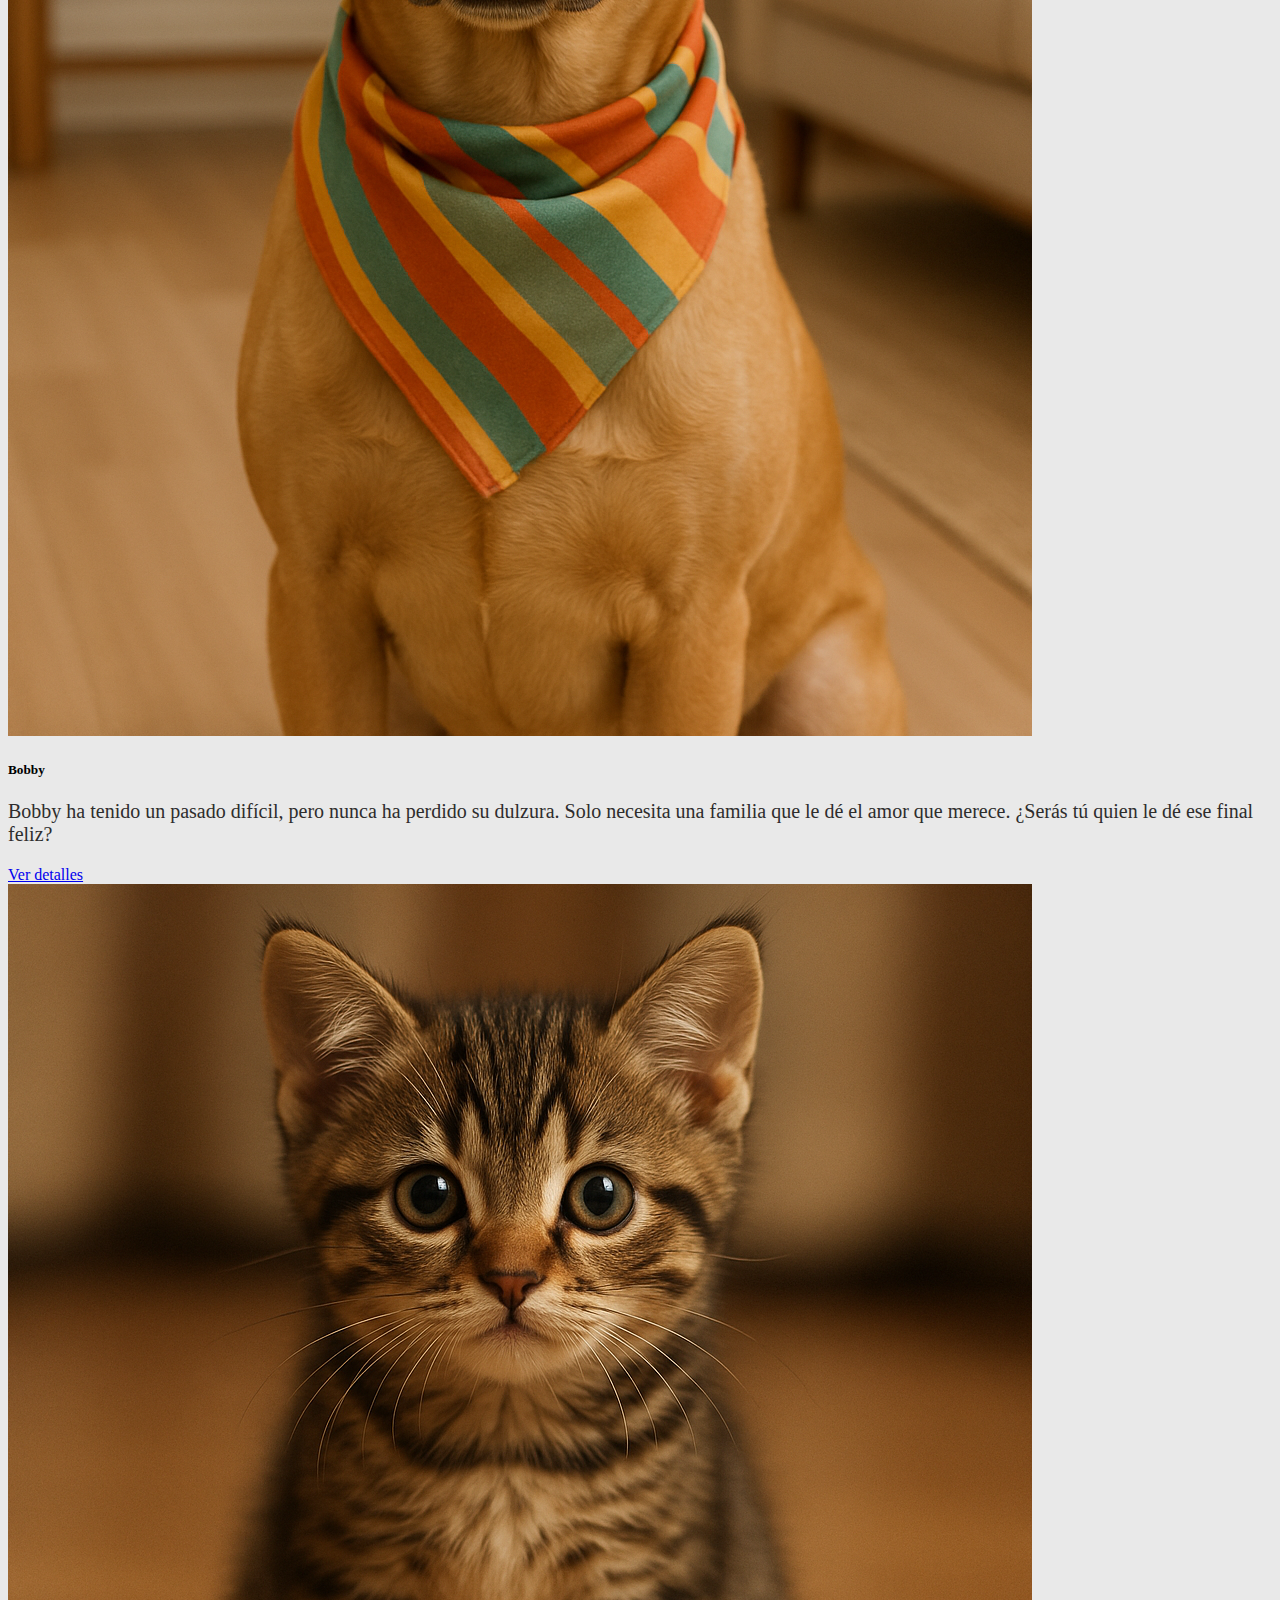
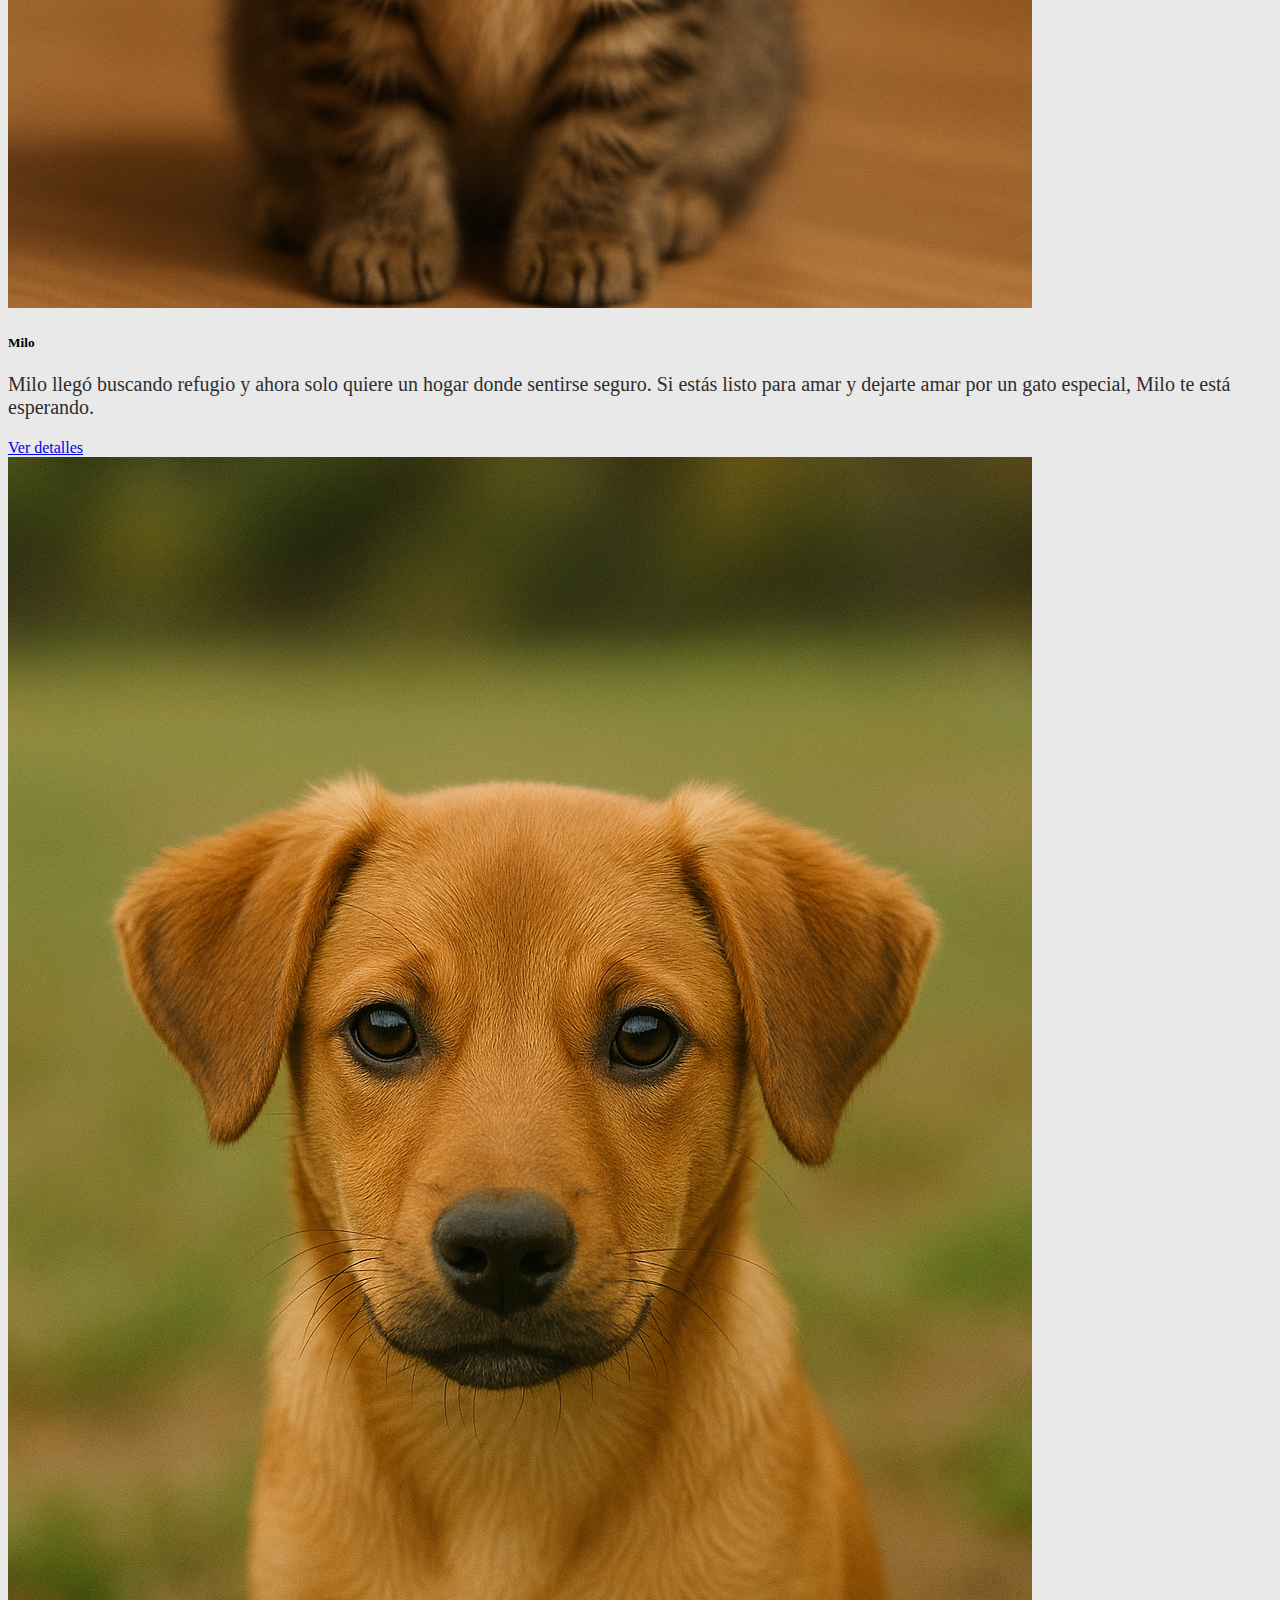
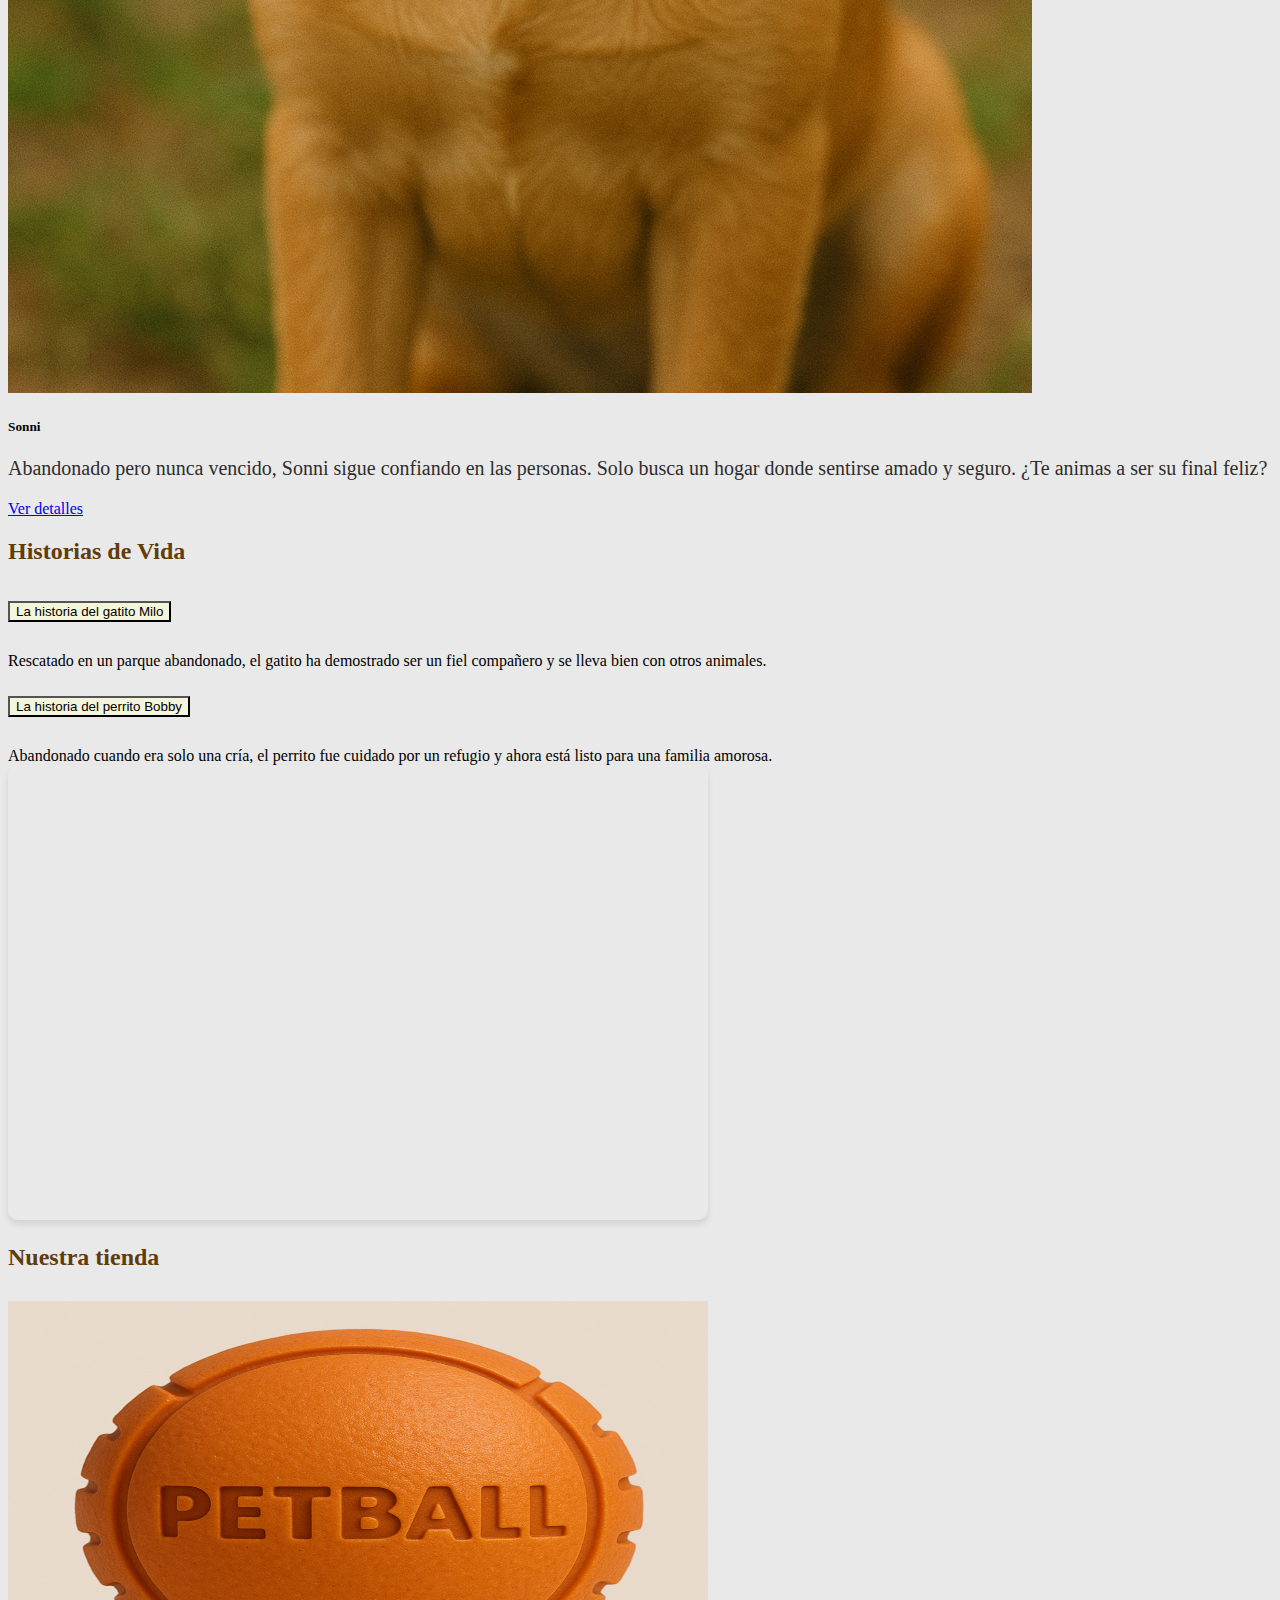
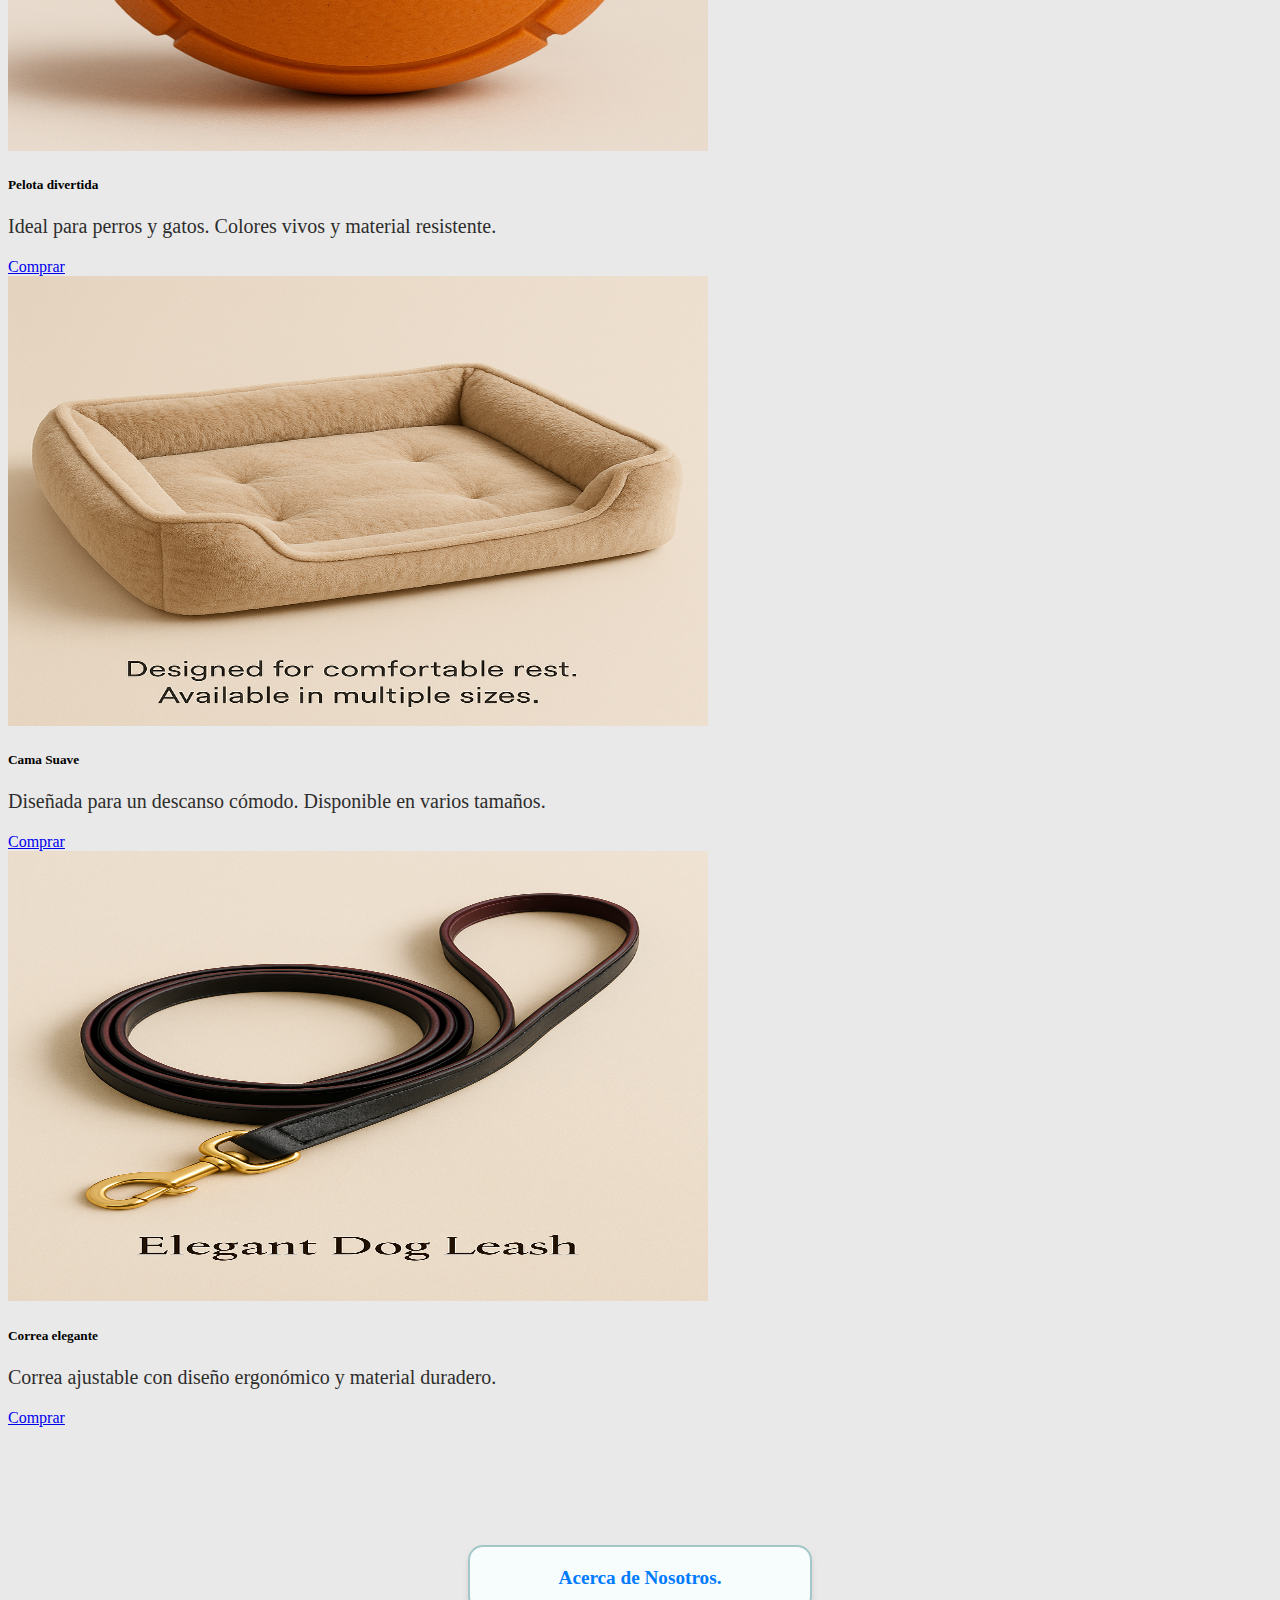
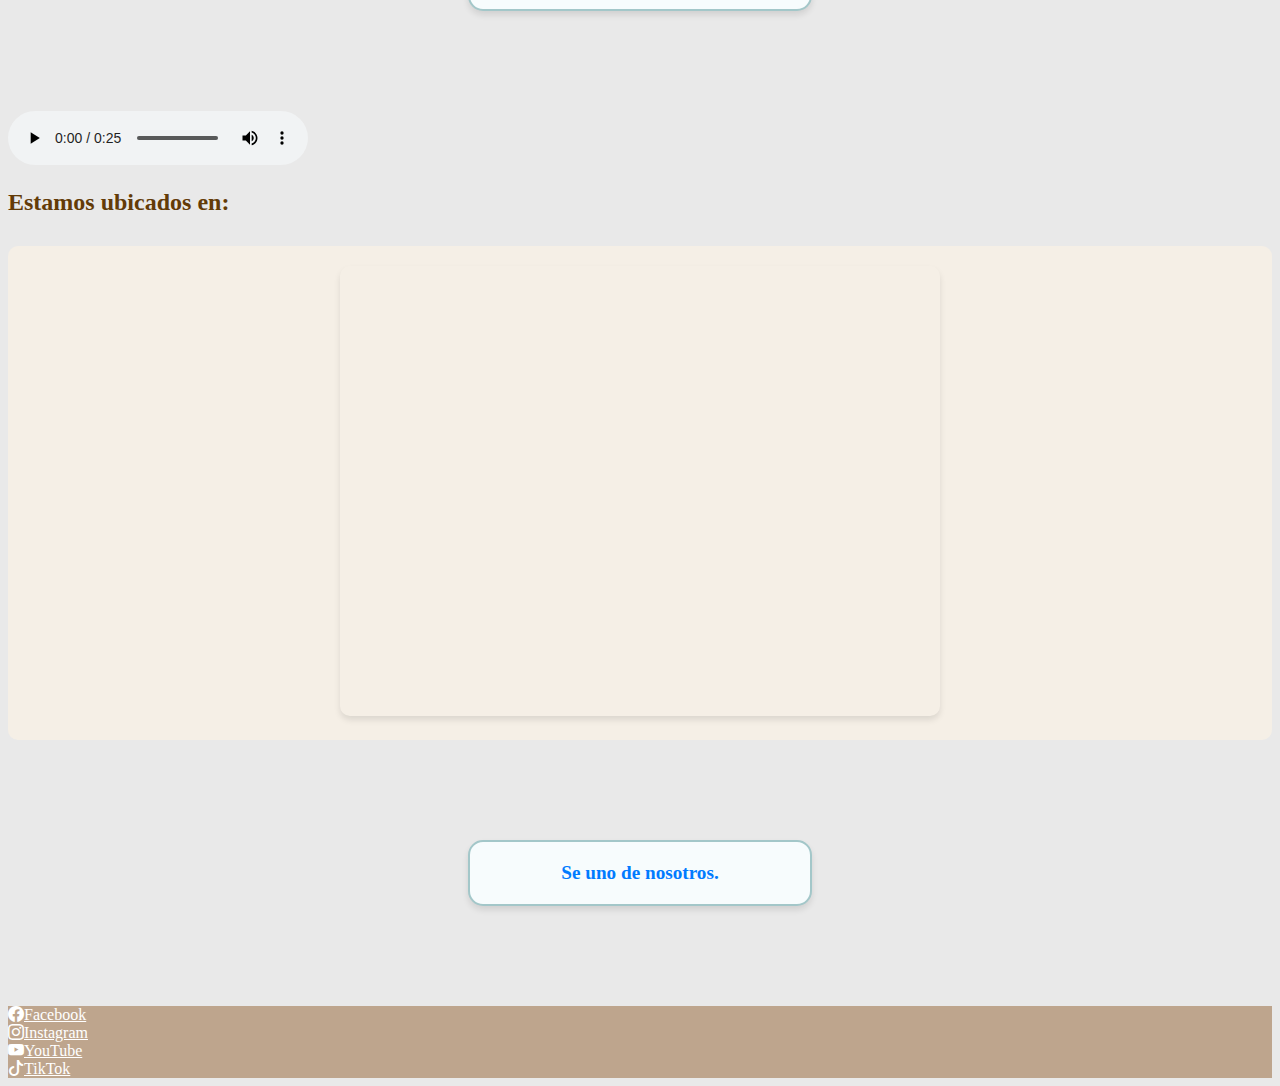
<file: index fernando.html>
<!DOCTYPE html> <!--Define el tipo de documento como HTML5-->
<html lang="es"> <!--Indica el idioma principal del contenido, en este caso el español-->
<head>
  <meta name="google-site-verification" content="b63ReR7UZbkBT8EL23kriM9tECIX6Tp1BQpf6otAAEY" />
    <meta charset="UTF-8"> <!--Establece la codificación de caracteres-->
    <meta name="viewport" content="width=device-width, initial-scale=1.0"> <!--Hace que la página sea responsive-->
    <title>Adopta con Amor</title> <!--Título que aparece en la pestaña del navegador-->

    <!--Carga CSS de Bootstrap y los iconos-->
    <link href="https://cdn.jsdelivr.net/npm/bootstrap@5.3.6/dist/css/bootstrap.min.css" rel="stylesheet" integrity="sha384-4Q6Gf2aSP4eDXB8Miphtr37CMZZQ5oXLH2yaXMJ2w8e2ZtHTl7GptT4jmndRuHDT" crossorigin="anonymous">
    <link rel="stylesheet" href="https://cdn.jsdelivr.net/npm/bootstrap-icons@1.13.1/font/bootstrap-icons.min.css">
    <!--Estilos internos personalizados-->
    <style>
      body{
        /*Estilo general del cuerpo*/
        background-color: rgb(233, 233, 233); /* Color de fondo beige claro*/
        font-family: 'Times New Roman', Times, serif; /*Borde inferior decorativo marrón*/
      }

      /*Estilo de la barra de navegación*/
      .navbar{
        background-color: rgb(238, 234, 226);
        border-bottom: 10px solid rgb(122, 105, 30);
      }

      .navbar-brand{
        font-weight: bold; /*Texto en negrita para la marca*/
        color: rgb(0, 0, 119); /*Color oscuro para destacar*/
      }

      /*Carrusel*/
      .carousel-inner img{
        object-fit: cover;   /* Para que la imagen cubra el área sin deformarse */
      }
      #carouselExampleIndicators {
        max-width: 1115px;  /* Limita el ancho */
        margin-left: auto; /* Centra horizontalmente */
        margin-right: auto;
        margin-top: 2rem;  /*Espacio arriba*/
        margin-bottom: 2rem; /*Espacio abajo*/
      }
      /* Estilo para el títulos h2 */
      h2{
        color: rgb(99, 59, 7); /*Color marrón oscuro*/
        margin-bottom: 30px; /*Espacio debajo para separar del contenido*/

      }

      /*Estilo de las tarjetas*/
      .card{
        border: none; /*Elimina bordes predeterminados para un diseño más limpio*/
      }

      .card:hover{
        transform: translateY(-15px); /*Efecto de levantamiento al pasar el mouse*/

      }

      .card-title{
        color: rgb(0, 0, 0); /*Texto negro para títulos*/
      }

      .card-text{
        color: rgb(46, 45, 45); /*Texto gris oscuro para buen constraste*/
        font-size: 20px; /*Texto legible y destacable*/
      }

      /*Estilo del botón del acordeón*/
      .accordion-button{
        background-color: beige; /*Color suave para los botones del acordeón*/
      }

      /*Contenedor del mapa con estilo decorativo*/
      .map-container {
            background-color: rgb(245, 239, 230); /* Fondo color crema */
            padding: 20px; /*Espacio interno*/
            border-radius: 10px; /* Bordes redondeados*/
            text-align: center; /*Centrar contenido*/
        }

        iframe {
            border: none; /*Sin border para el iframe del mapa*/
            border-radius: 10px;/*Bordes redondeados*/
            box-shadow: 0px 4px 6px rgba(0, 0, 0, 0.1);/*Sombra suave*/
        }

                /* Contenedor animado con enlace */
        .animated-container a {
            text-decoration: none;/*Sin subrayado en el enlace*/
            color: #007bff;/*Color azul Bootstrap*/
            font-weight: bold;
            font-size: 1.2rem;
            transition: color 0.3s ease;/*Transición suave al cambiar color*/
        }

        .animated-container a:hover {
            color: #0056b3; /*Cambio de color azul más oscuro al pasar el mouse*/
        }   
        
        .animated-container {
            background-color: #f7fcfd; /*Fondo blanco*/
            border: 2px solid #a3c7c9;/* Borde azul suave*/
            border-radius: 15px; /*Bordes redondeados*/
            padding: 20px;/*Espacio interno*/
            text-align: center;
            width: 300px;/*Ancho fijo*/
            margin: 100px auto; /*Centrado horizontal y margen vertical*/
            box-shadow: 0 4px 6px rgba(0, 0, 0, 0.1);/*Sombra suave*/
            transition: transform 0.3s ease, box-shadow 0.3s ease;/*Animacón para hover*/
        }

        .animated-container:hover {
            transform: scale(1.1);/*Escala al 110% al pasar el mouse*/
            box-shadow: 0 6px 10px rgba(0, 0, 0, 0.2);/*Sombra más marcada*/
        }

         /*Estilo del pie de página y redes sociales*/
      .nuestro-footer{
        background-color: rgb(190, 165, 141); /*Color marrón claro*/
        
      }

      .redes-sociales{
        color: white;
      }

      .redes-sociales.facebook:hover{
        color: #375596;
      }

      .redes-sociales.instagram:hover{
        color: #E1306C;
      }

      .redes-sociales.youtube:hover{
        color: red;
      }

      .redes-sociales.tiktok:hover{
        color: black;
      }
      
    </style>
  </head>
<body>
    <!--Menú de navegación superior-->
 <nav class="navbar navbar-expand-sm">
  <div class="container-fluid">
    <a class="navbar-brand" href="#">Menú</a> 
    <!--Botón para dispositivos móviles (Colapsa el menú)-->
    <button class="navbar-toggler" type="button" data-bs-toggle="collapse" data-bs-target="#navbarNav" aria-controls="navbarNav" aria-expanded="false" aria-label="Toggle navigation">
      <span class="navbar-toggler-icon"></span> <!--Icono hamburguesa que muestra/oculta menú en móviles-->
    </button>
    <!--Contenedor colapsable con los enlaces del menú-->
    <div class="collapse navbar-collapse" id="navbarNav">

      <ul class="navbar-nav ms-auto"> <!--ms-auto empuja el menú a la derecha-->
        <li class="nav-item">
          <a class="nav-link active" aria-current="page" href="#Mascotas">Mascotas</a> 
          <!--Enlace al ancla #Mascota, indica que esta es la página activa-->
        </li>
        <li class="nav-item">
          <a class="nav-link" href="#Historia">Historia</a>
          <!--Enlace al ancla #Historia-->
        </li>
        <li class="nav-item">
          <a class="nav-link" href="#Tienda">Tienda</a>
          <!--Enlace al ancla #Tienda-->
        </li>
        <li class="nav-item">
          <a class="nav-link" href="Formulario.php">Formulario</a>
          <!--Enlace a otra página llamada Formulario.php-->
        </li>
      </ul>

    </div>
  </div>
 </nav>


  <!--Carrusel de imágenes con indicadores y controles-->
  <div id="carouselExampleIndicators" class="carousel slide">
      <div class="carousel-indicators">
        <!--Botones para seleccionar cada slide-->
        <button type="button" data-bs-target="#carouselExampleIndicators" data-bs-slide-to="0" class="active" aria-current="true" aria-label="Slide 1"></button>
        <button type="button" data-bs-target="#carouselExampleIndicators" data-bs-slide-to="1" aria-label="Slide 2"></button>
        <button type="button" data-bs-target="#carouselExampleIndicators" data-bs-slide-to="2" aria-label="Slide 3"></button>
      </div>
      <!--Imágenes del carrusel-->
      <div class="carousel-inner">
        <div class="carousel-item active" style="max-height: 700px;">
          <img src="IMAGENES/Adoptme.png" class="d-block w-100" alt="...">
        </div>
        <div class="carousel-item" style="max-height: 700px;">
          <img src="IMAGENES/Voluntarios.png" class="d-block w-100" alt="...">
        </div>
        <div class="carousel-item" style="max-height: 700px;">
          <img src="IMAGENES/Eat.png" class="d-block w-100" alt="...">
        </div>
      </div>
      <!--Botones de navegación-->
      <button class="carousel-control-prev" type="button" data-bs-target="#carouselExampleIndicators" data-bs-slide="prev">
        <span class="carousel-control-prev-icon" aria-hidden="true"></span><!--Icono flecha izquierda-->
        <span class="visually-hidden">Previous</span> <!--Texto accesible para lectores de pantalla-->
      </button>
      <button class="carousel-control-next" type="button" data-bs-target="#carouselExampleIndicators" data-bs-slide="next">
        <span class="carousel-control-next-icon" aria-hidden="true"></span> <!--Icono flecha derecha-->
        <span class="visually-hidden">Next</span> <!--Texto accesible para lectores de pantalla-->
      </button>
    </div>

    <!--Sección de mascotas con tarjetas -->

    <section class="container mt-5 d-none d-md-block" id="Mascotas"> 
      <h2 class="text-center">Mascotas en Adopción</h2>
      <div class="row">
        <!--Tarjeta Bobby-->
          <div class="col-md-4">
              <div class="card">
                  <img src="IMAGENES/Bobby.png" class="card-img-top rounded" alt="...">
                  <div class="card-body">
                    <h5 class="card-title">Bobby</h5>
                    <p class="card-text">Bobby ha tenido un pasado difícil, pero nunca ha perdido su dulzura. Solo necesita una familia que le dé el amor que merece. ¿Serás tú quien le dé ese final feliz?</p>
                  <a href="detalle-bobby.html" class="btn btn-primary">Ver detalles</a>
                  </div>
                </div>
          </div>
          <!--Tarjeta Milo-->
          <div class="col-md-4">
              <div class="card">
                  <img src="IMAGENES/Milo.png" class="card-img-top rounded" alt="...">
                  <div class="card-body">
                    <h5 class="card-title">Milo</h5>
                    <p class="card-text">Milo llegó buscando refugio y ahora solo quiere un hogar donde sentirse seguro. Si estás listo para amar y dejarte amar por un gato especial, Milo te está esperando.</p>
                    <a href="detalle-milo.html" class="btn btn-primary">Ver detalles</a>
                  </div>
                </div>
                <!--Tarjeta Sonni-->
          </div><div class="col-md-4">
              <div class="card">
                  <img src="IMAGENES/Sonni.png" class="card-img-top rounded" alt="...">
                  <div class="card-body">
                    <h5 class="card-title">Sonni</h5>
                    <p class="card-text">Abandonado pero nunca vencido, Sonni sigue confiando en las personas. Solo busca un hogar donde sentirse amado y seguro. ¿Te animas a ser su final feliz?</p>
                    <a href="detalle-soni.html" class="btn btn-primary">Ver detalles</a>
                  </div>
                </div>
          </div>
      </div>
    </section>
    <!--Sección de historias-->
    <section class="container mt-5" id="Historia">
        <h2 class="text-center mb-4">Historias de Vida</h2>
        <!-- Componente acordeón de Bootstrap -->
        <div class="accordion" id="accordionExample">
            <!-- Historia del gatito Milo-->
            <div class="accordion-item">
                <h2 class="accordion-header">
                    <button class="accordion-button" type="button" data-bs-toggle="collapse" data-bs-target="#historia1">
                        La historia del gatito Milo
                    </button>
                </h2>
                <div id="historia1" class="accordion-collapse collapse show" data-bs-parent="#accordionExample">
                    <div class="accordion-body">
                        Rescatado en un parque abandonado, el gatito ha demostrado ser un fiel compañero y se lleva bien con otros animales.
                    </div>
                </div>
            </div>

            <!-- Historia del perrito Bobby -->
            <div class="accordion-item">
                <h2 class="accordion-header">
                    <button class="accordion-button collapsed" type="button" data-bs-toggle="collapse" data-bs-target="#historia2">
                        La historia del perrito Bobby
                    </button>
                </h2>
                <div id="historia2" class="accordion-collapse collapse" data-bs-parent="#accordionExample">
                    <div class="accordion-body">
                        Abandonado cuando era solo una cría, el perrito fue cuidado por un refugio y ahora está listo para una familia amorosa.
                    </div>
                </div>
            </div>
        </div>
    </section>

    <!--Video de YouTube-->
    <div class="container my-4 text-center">
    <iframe width="700" height="455" src="https://www.youtube.com/embed/X7N_Ow8RP18?si=mWolionCJyzNqQiQ" title="YouTube video player" frameborder="0" allow="accelerometer; autoplay; clipboard-write; encrypted-media; gyroscope; picture-in-picture; web-share" referrerpolicy="strict-origin-when-cross-origin" allowfullscreen></iframe>
    </div>

    <!--Sección tienda-->
    <section class="container mt-5 d-none d-md-block" id="Tienda"> 
      <h2 class="text-center">Nuestra tienda</h2>
      <div class="row">
        <!--Producto: Pelota-->
          <div class="col-md-4">
              <div class="card">
                  <img src="IMAGENES/Petball.png" class="card-img-top rounded" alt="Pelota divertida"  width="700px" height="450px">
                  <div class="card-body">
                    <h5 class="card-title">Pelota divertida</h5>
                    <p class="card-text">Ideal para perros y gatos. Colores vivos y material resistente.</p>
                    <a href="#" class="btn btn-primary">Comprar</a>
                  </div>
                </div>
          </div>
          <!--Producto2: Cama-->
          <div class="col-md-4">
              <div class="card">
                  <img src="IMAGENES/Cama.png" class="card-img-top rounded" alt="Cama Suave" width="700px" height="450px">
                  <div class="card-body">
                    <h5 class="card-title">Cama Suave</h5>
                    <p class="card-text">Diseñada para un descanso cómodo. Disponible en varios tamaños.</p>
                    <a href="#" class="btn btn-primary">Comprar</a>
                  </div>
                </div>
                <!--Producto 3: Correa-->
          </div>
          <div class="col-md-4">
              <div class="card">
                  <img src="IMAGENES/Correa.png" class="card-img-top rounded" alt="..."  width="700px" height="450px">
                  <div class="card-body">
                    <h5 class="card-title">Correa elegante</h5>
                    <p class="card-text">Correa ajustable con diseño ergonómico y material duradero.</p>
                    <a href="#" class="btn btn-primary">Comprar</a>
                  </div>
                </div>
          </div>
      </div>
    </section>

<br>

<!--Enlace a "Acerca de Nosotros"-->
<div class="animated-container">
        <a href="Acerca de nosotros.html"><strong>Acerca de Nosotros.</strong></a>
    </div>

    <!--Reproductor de audio-->
    <div class="container my-4 text-center">
      <audio controls>
        <source src="AUDIO/Acerca_de_Nosotros.mp3" type="audio/mpeg">
        Tu navegador no es compatible con el audio de HTML 5
      </audio>
    </div>

    <!--Mapa de ubicación-->
    <section class="container mt-5" id="Encuentranos">
        <h2 class="text-center">Estamos ubicados en:</h2>
        <div class="map-container">
            <iframe 
                src="https://www.google.com/maps/embed?pb=!1m18!1m12!1m3!1d3879.8651311374924!2d-88.186717225923!3d13.482407103475621!2m3!1f0!2f0!3f0!3m2!1i1024!2i768!4f13.1!3m3!1m2!1s0x8f7b2b003abe6ad7%3A0x86496d34f4aedf45!2sOportunidades-Fundaci%C3%B3n%20Gloria%20de%20Kriete!5e0!3m2!1ses!2ssv!4v1749434927937!5m2!1ses!2ssv" 
                width="600" 
                height="450" 
                loading="lazy" 
                referrerpolicy="no-referrer-when-downgrade">
            </iframe>
        </div>
    </section>

    <!--Enlace a formulario-->
    <div class="animated-container">
        <a href="Formulario.html"><strong>Se uno de nosotros.</strong></a>
    </div>

    <!--Pie de Página con enlace a redes sociales-->
    <footer class="container-fluid nuestro-footer p-5 text-center">
      <div class="row">
        <div class="col"> <a href="https://www.facebook.com/" class="text-decoration redes-sociales facebook"><i class="bi bi-facebook"></i>Facebook</a></div>
        <div class="col"> <a href="https://www.instagram.com/" class="text-decoration redes-sociales instagram"><i class="bi bi-instagram"></i>Instagram</a></div>
        <div class="col"> <a href="https://www.youtube.com/" class="text-decoration redes-sociales youtube"><i class="bi bi-youtube"></i>YouTube</a></div>
        <div class="col"> <a href="https://www.tiktok.com/en/" class="text-decoration redes-sociales tiktok"><i class="bi bi-tiktok"></i>TikTok</a></div>
      </div>
        
    </footer>

    <!-- Bootstrap 5 JS (CDN) para funcionalidad dinámica -->
 <script src="https://cdn.jsdelivr.net/npm/bootstrap@5.3.2/dist/js/bootstrap.bundle.min.js" integrity="sha384-C6RzsynM9kWDrMNeT87bh95OGNyZPhcTNXj1NW7RuBCsyN/o0jlpcV8Qyq46cDfL" crossorigin="anonymous"></script>
</body>
</html>
</file>
<file: estilos.css>
body {
  background-color: #f0f8ff;
  font-family: 'Segoe UI', Tahoma, Geneva, Verdana, sans-serif;
}

.card {
  border-radius: 15px;
  box-shadow: 0 4px 12px rgba(0, 0, 0, 0.2);
  transition: transform 0.3s ease;
}

.card:hover {
  transform: scale(1.02);
}

.card-img-top {
  border-top-left-radius: 15px;
  border-top-right-radius: 15px;
  width: 100%;
  height: auto; /* Esto permite que se vea completa */
  object-fit: contain; /* Muestra la imagen completa sin recortarla */
  padding: 10px;
  background-color: #ffffff;
}

.card-body {
  padding: 20px;
}

.card-title {
  color: #2c3e50;
  font-weight: bold;
  margin-bottom: 15px;
}

.card-text {
  color: #34495e;
  font-size: 16px;
}

.btn-primary {
  background-color: #3498db;
  border: none;
}

.btn-primary:hover {
  background-color: #2980b9;
}

.btn-secondary {
  background-color: #95a5a6;
  border: none;
}

.btn-secondary:hover {
  background-color: #7f8c8d;
}
</file>
